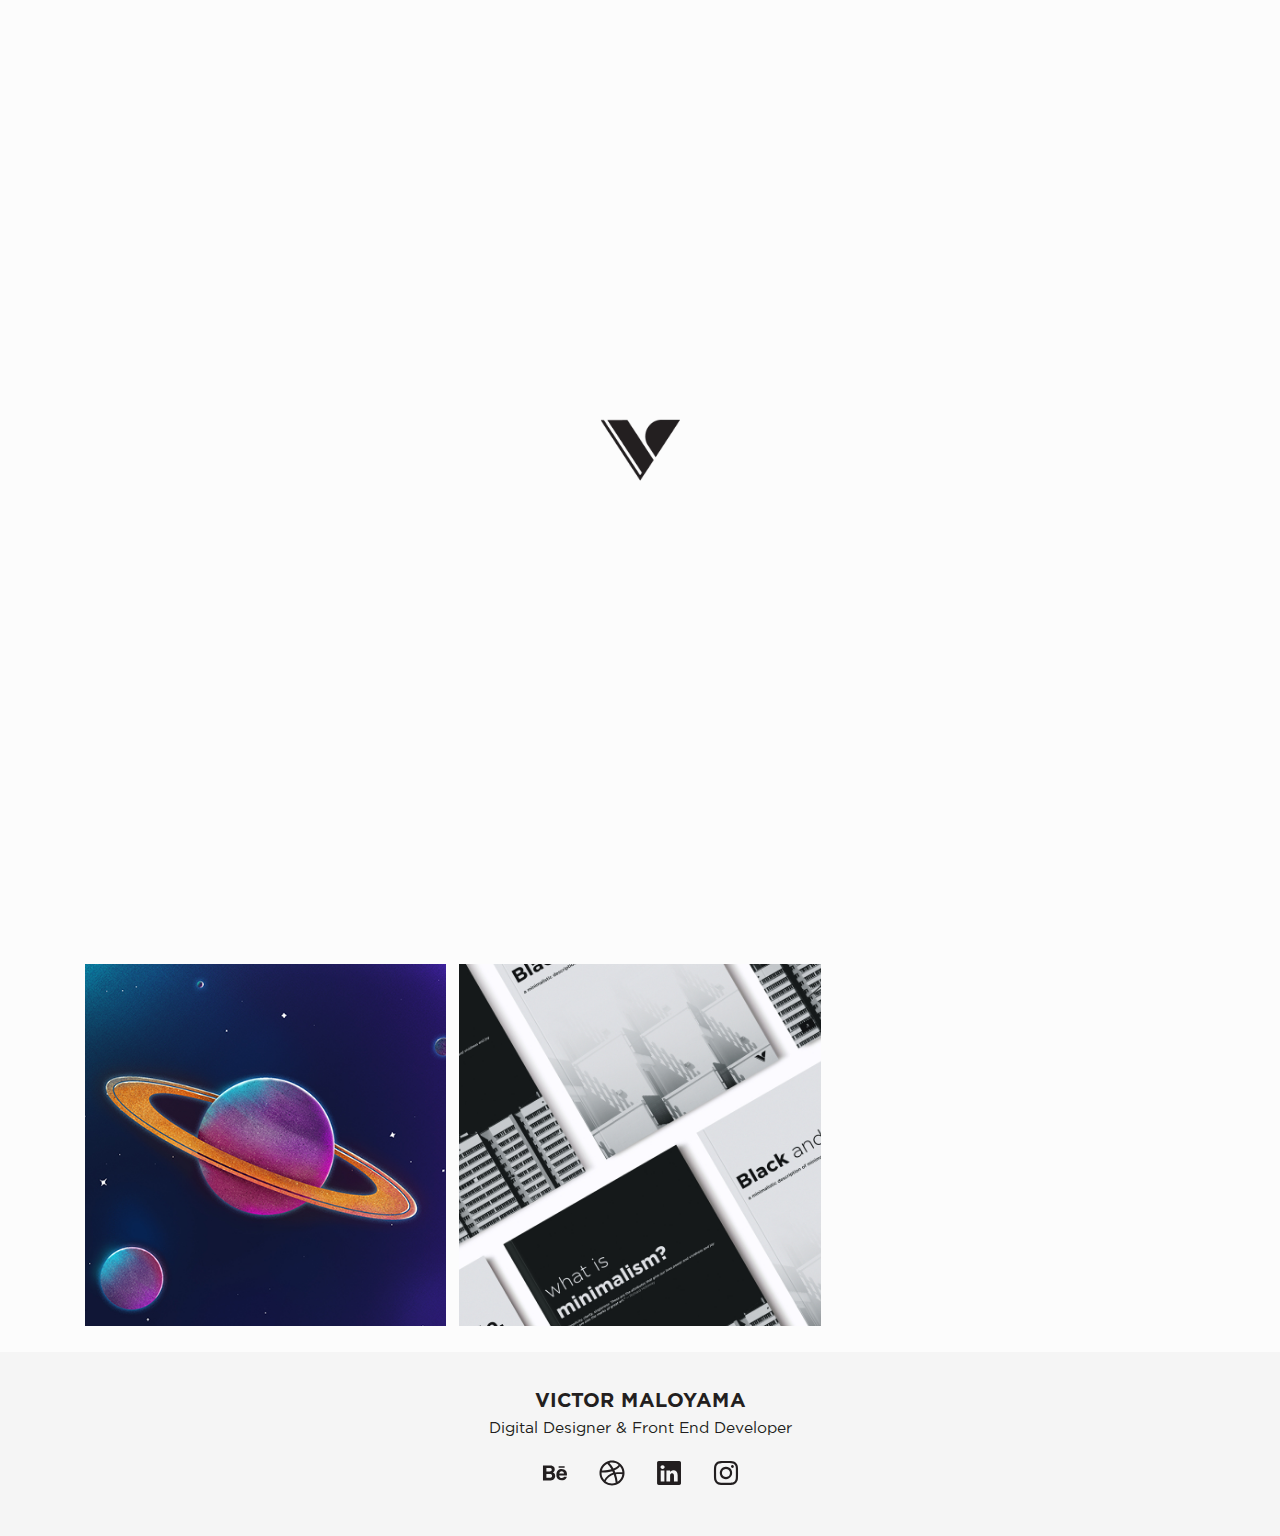
<file: index.html>
<!DOCTYPE html>
<html>
<head>
	<meta charset="UTF-8">
	<meta name="description" content="Free Web tutorials">
	<meta name="keywords" content="HTML,CSS,XML,JavaScript">
	<meta name="author" content="Victor Maloyama">
	<meta content="width=device-width,initial-scale=1.0,minimum-scale=1.0,shrink-to-fit=no" name="viewport">
	<meta content="address=no" name="format-detection">
	<link rel="icon" href="favicon.ico" type="image/x-icon">
	<title>Victor Maloyama's portfolio</title>
	<link rel="stylesheet" href="css/all.min.css">

</head>
<body>

	<div id="loadingWrap"><img src="images/loading.gif"></div>

	<div class="menu-div" id="menuDiv">
		<ul class="mobile-nav nav-move">
			<h1>Menu</h1>
			<li><a class="nav-text works-li">Works</a></li>
			<li><a href="about.html" class="nav-text">About</a></li>
			<li><a href="resume.html" class="nav-text">Résumé</a></li>
			<img src="images/cloud.svg" class="menu-cloud">
			<div class="icons-menu-div">
				<img src="images/vertical-logo.svg" alt="logo-victor-maloyama" class="logo-mobile-menu">
				<li><a href="https://www.behance.net/victormaloyama" target="_blank" class="gb-b gb-bh"></a></li>
				<li><a href="https://dribbble.com/victormaloyama" target="_blank" class="gb-b gb-dbl"></a></li>
				<li><a href="https://www.linkedin.com/in/victor-silva-maloyama/" target="_blank" class="gb-b gb-lnkdn"></a></li>
				<li><a href="https://www.instagram.com/victormaloyama/" target="_blank" class="gb-b gb-inst"></a></li>	
			</div>
		</ul>
	</div>

	<nav id="myNav" class="nav-move nav-index">
		<a href="index.html">
			<img src="images/logo.svg" alt="logo-victor-maloyama" id="logoNav">
		</a>
		<ul class="desktop-nav nav-move">
			<li><a class="nav-text works-li">Works</a></li>
			<li><a href="about.html" class="nav-text">About</a></li>
			<li><a href="resume.html" class="nav-text">Résumé</a></li>
			<li><a href="https://www.behance.net/victormaloyama" target="_blank" class="gb-b gb-bh"></a></li>
			<li><a href="https://dribbble.com/victormaloyama" target="_blank" class="gb-b gb-dbl"></a></li>
			<li><a href="https://www.linkedin.com/in/victor-silva-maloyama/" target="_blank" class="gb-b gb-lnkdn"></a></li>
			<li><a href="https://www.instagram.com/victormaloyama/" target="_blank" class="gb-b gb-inst"></a></li>
		</ul>

		<div class="toggle-menu">
			<span class="line line1"></span>
			<span class="line line2"></span>
			<span class="line line3"></span>
		</div>
	</nav>

	<div id="parallaxWrapper" class="parallax-wrapper">
		<div class="parallax-div parallax-first"></div>
		<div class="parallax-div parallax-second"></div>
		<div class="parallax-div parallax-third"></div>
		<div class="parallax-div parallax-fourth"></div>
		<div class="parallax-div parallax-fifth"></div>
	</div>

	<div class="mobile-wallpaper">
		<img src="images/mobile-wallpaper.jpg">
	</div>

	<div class="scroll-bottom-arrow">
		<img class="icon .icon-arrow icon-down-arrow" src="images/icons/arrow.svg" alt="icon-down-arrow">
	</div>

	<div class="container works-container">
	<div class="row">
			
			<div class="col s12 m6 l4 work-wrapper">
				<a href="works/space-illustrations/space-illustrations.html">
					<div class="work-overlay space-blue">
						<h2>Space Illustrations</h2>
						<p class="p-work">illustration</p>
						<img src="works/space-illustrations/saturn.jpg">
					</div>
				</a>
			</div>

			<div class="col s12 m6 l4 work-wrapper">
				<a href="works/black-and-white/black-and-white.html">
					<div class="work-overlay liszt-black">
						<h2>Black and White</h2>
						<p class="p-work">editorial design</p>
						<img src="works/black-and-white/thumbnail.jpg">
					</div>
				</a>
			</div>

	</div>
	</div>

	<footer>
		<h1>Victor Maloyama</h1>
		<h3>Digital Designer &amp; Front End Developer</h3>
		<a href="https://www.behance.net/victormaloyama" target="_blank" class="gb-b gb-bh"></a>
		<a href="https://dribbble.com/victormaloyama" target="_blank" class="gb-b gb-dbl"></a>
		<a href="https://www.linkedin.com/in/victor-silva-maloyama/" target="_blank" class="gb-b gb-lnkdn"></a>
		<a href="https://www.instagram.com/victormaloyama/" target="_blank" class="gb-b gb-inst"></a>
	</footer>
	<script src="js/all.min.js"></script>

</body>
</html>
</file>
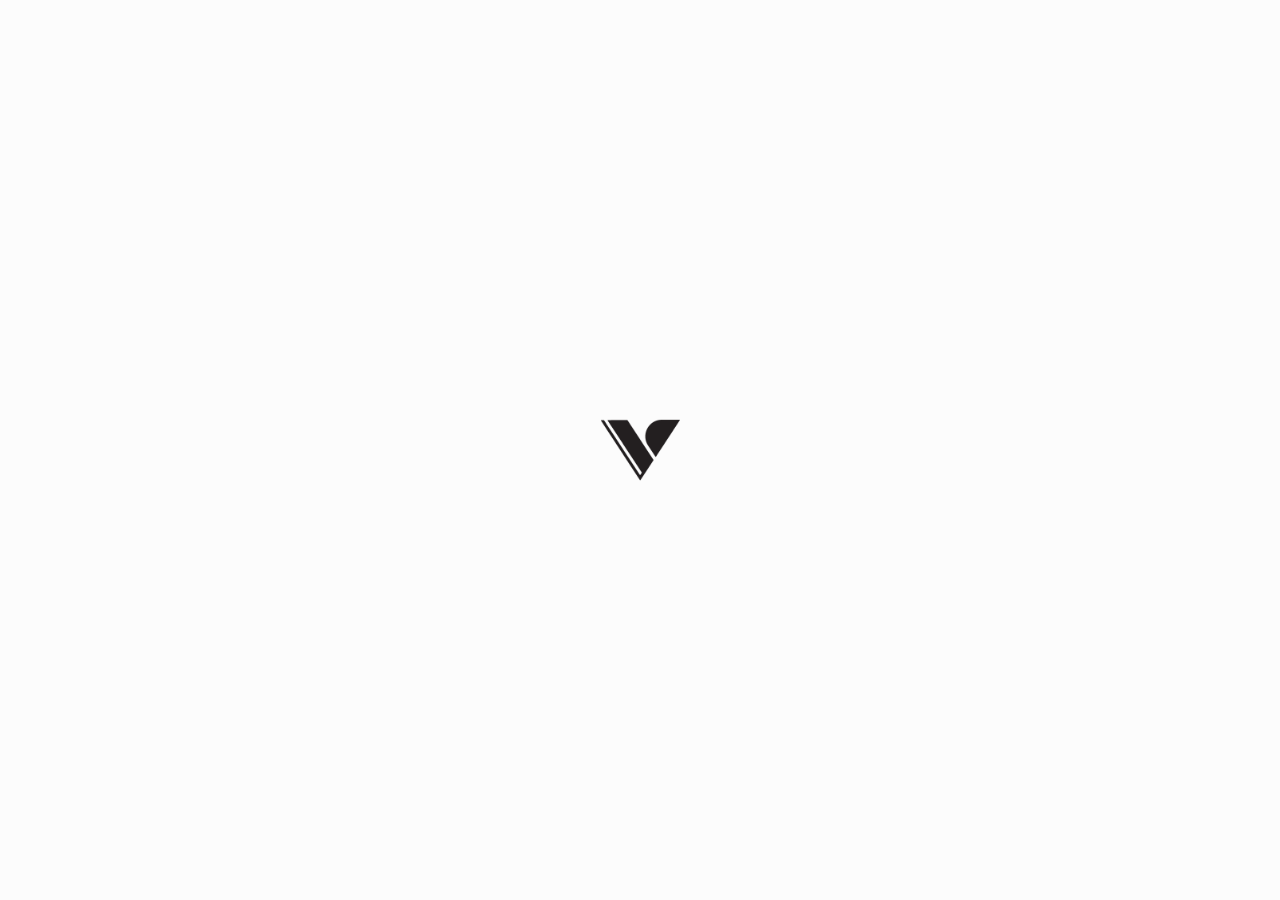
<file: about.html>
<!DOCTYPE html>
<html>
<head>
	<meta charset="UTF-8">
	<meta name="description" content="Free Web tutorials">
	<meta name="keywords" content="HTML,CSS,XML,JavaScript">
	<meta name="author" content="Victor Maloyama">
	<meta name="viewport" content="width=device-width, initial-scale=1.0">
	<link rel="icon" href="favicon.ico" type="image/x-icon">
	<title>Victor Maloyama's portfolio</title>
	<link rel="stylesheet" href="css/all.min.css">

</head>
<body>
	
	<div id="loadingWrap"><img src="images/loading.gif"></div>

	<div class="menu-div" id="menuDiv">
		<ul class="mobile-nav nav-move">
			<h1>Menu</h1>
			<li><a href="index.html">Works</a></li>
			<li><a href="#" class="nav-text">About</a></li>
			<li><a href="resume.html" class="nav-text">Résumé</a></li>
			<img src="images/cloud.svg" class="menu-cloud">
			<div class="icons-menu-div">
				<img src="images/vertical-logo.svg" alt="logo-victor-maloyama" class="logo-mobile-menu">
				<li><a href="https://www.behance.net/victormaloyama" target="_blank" class="gb-b gb-bh"></a></li>
				<li><a href="https://dribbble.com/victormaloyama" target="_blank" class="gb-b gb-dbl"></a></li>
				<li><a href="https://www.linkedin.com/in/victor-silva-maloyama/" target="_blank" class="gb-b gb-lnkdn"></a></li>
				<li><a href="https://www.instagram.com/victormaloyama/" target="_blank" class="gb-b gb-inst"></a></li>	
			</div>
		</ul>
	</div>

	<nav id="myNav" class="nav-move">
		<a href="index.html">
			<img src="images/logo.svg" alt="logo-victor-maloyama" id="logoNav">
		</a>
		<ul class="desktop-nav nav-move">
			<li><a href="index.html" class="nav-text">Works</a></li>
			<li><a href="#" class="nav-text">About</a></li>
			<li><a href="resume.html" class="nav-text">Résumé</a></li>
			<li><a href="https://www.behance.net/victormaloyama" target="_blank" class="gb-b gb-bh"></a></li>
			<li><a href="https://dribbble.com/victormaloyama" target="_blank" class="gb-b gb-dbl"></a></li>
			<li><a href="https://www.linkedin.com/in/victor-silva-maloyama/" target="_blank" class="gb-b gb-lnkdn"></a></li>
			<li><a href="https://www.instagram.com/victormaloyama/" target="_blank" class="gb-b gb-inst"></a></li>
		</ul>

		<div class="toggle-menu">
			<span class="line line1"></span>
			<span class="line line2"></span>
			<span class="line line3"></span>
		</div>
	</nav>

	<div class="container about-div">
		<div class="row">
			<div class="col s12">
				<h1>About</h1>
				<p>Victor "Maloyama" Silva is a Design student native of Sao Paulo state, Brazil. He started designing in 2014. His greatest inspirations are his parents, Dieter Rams, Jonathan Ivy, Alexandre Wollner and Hans Gugelot.</p>
				<img class="avatar" src="images/avatar-illustration.jpg">
				<h1>1999 - ???</h1>
			</div>
		</div>
	</div>
	<script src="js/all.min.js"></script>

</body>
</html>
</file>
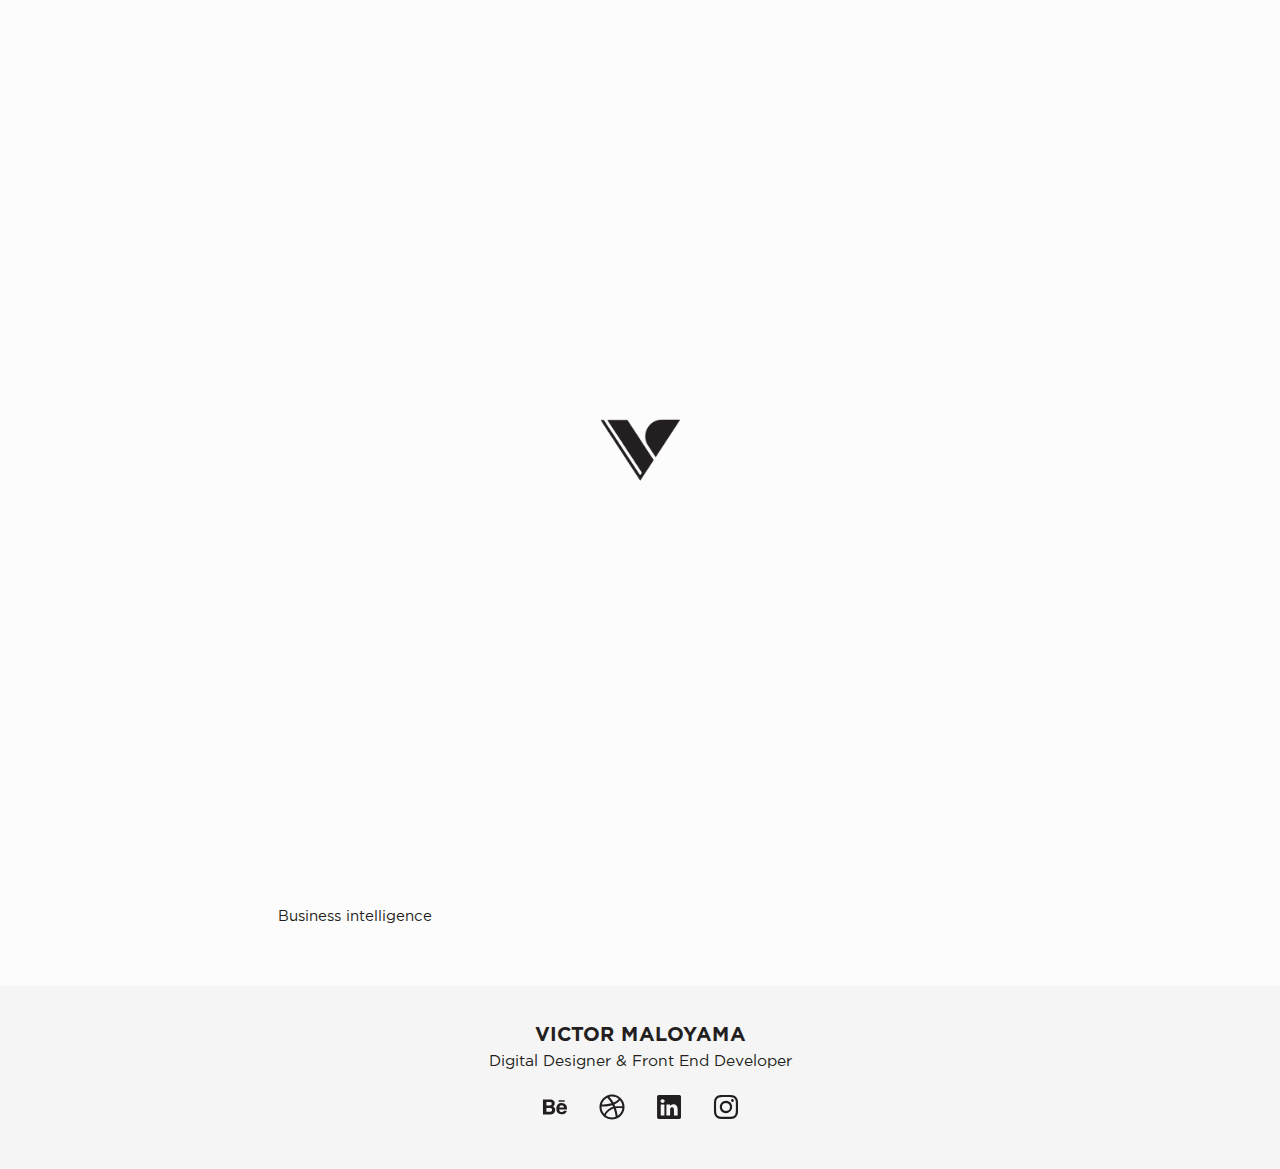
<file: resume.html>
<!DOCTYPE html>
<html>
<head>
	<meta charset="UTF-8">
	<meta name="description" content="Free Web tutorials">
	<meta name="keywords" content="HTML,CSS,XML,JavaScript">
	<meta name="author" content="Victor Maloyama">
	<meta name="viewport" content="width=device-width, initial-scale=1.0">
	<link rel="icon" href="favicon.ico" type="image/x-icon">
	<title>Victor Maloyama's portfolio</title>
	<link rel="stylesheet" href="css/all.min.css">

</head>
<body>
	
	<div id="loadingWrap"><img src="images/loading.gif"></div>

	<div class="menu-div" id="menuDiv">
		<ul class="mobile-nav nav-move">
			<h1>Menu</h1>
			<li><a href="index.html">Works</a></li>
			<li><a href="about.html" class="nav-text">About</a></li>
			<li><a href="#" class="nav-text">Résumé</a></li>
			<img src="images/cloud.svg" class="menu-cloud">
			<div class="icons-menu-div">
				<img src="images/vertical-logo.svg" alt="logo-victor-maloyama" class="logo-mobile-menu">
				<li><a href="https://www.behance.net/victormaloyama" target="_blank" class="gb-b gb-bh"></a></li>
				<li><a href="https://dribbble.com/victormaloyama" target="_blank" class="gb-b gb-dbl"></a></li>
				<li><a href="https://www.linkedin.com/in/victor-silva-maloyama/" target="_blank" class="gb-b gb-lnkdn"></a></li>
				<li><a href="https://www.instagram.com/victormaloyama/" target="_blank" class="gb-b gb-inst"></a></li>	
			</div>
		</ul>
	</div>

	<nav id="myNav" class="nav-move">
		<a href="index.html">
			<img src="images/logo.svg" alt="logo-victor-maloyama" id="logoNav">
		</a>
		<ul class="desktop-nav nav-move">
			<li><a href="index.html" class="nav-text">Works</a></li>
			<li><a href="about.html" class="nav-text">About</a></li>
			<li><a href="#" class="nav-text">Résumé</a></li>
			<li><a href="https://www.behance.net/victormaloyama" target="_blank" class="gb-b gb-bh"></a></li>
			<li><a href="https://dribbble.com/victormaloyama" target="_blank" class="gb-b gb-dbl"></a></li>
			<li><a href="https://www.linkedin.com/in/victor-silva-maloyama/" target="_blank" class="gb-b gb-lnkdn"></a></li>
			<li><a href="https://www.instagram.com/victormaloyama/" target="_blank" class="gb-b gb-inst"></a></li>
		</ul>

		<div class="toggle-menu">
			<span class="line line1"></span>
			<span class="line line2"></span>
			<span class="line line3"></span>
		</div>
	</nav>

	<div class="container resume-div">
		<div class="row">
			<div class="col s12 m6 offset-m2 l6 offset-l1">
				<h1>Victor Silva Maloyama</h1>
				<p>
					<b>Birth date:</b> 07/21/1999 <br>
					<b>Email:</b> victor.maloyama@gmail.com <br>
					<b>Phone:</b> (11)94663-4555 <br>
					Sao Paulo - SP, Brazil.
				</p>
			</div>
			<div class="resume-info col s12 m6 offset-m2 l6 offset-l1">
				<h2>Education</h2>
				<span class="title-underline"></span>
				<p>
					01/2017 - Current <br>
					<b>Anhembi Morumbi University</b> <br>
					Morumbi - SP <br>
					Digital Design
				</p>
				<p>
					01/2014 - 12/2016 <br>
					<b>Anchieta High School</b> <br>
					Sao Bernardo do Campo - SP <br>
					Information Technology
				</p>
				<p>
					01/2014 - Current <br>
					<b>Cultural Norte Americano (CNA)</b> <br>
					Sao Bernardo do Campo - SP <br>
					English Course
				</p>
				
				<h2>Languages</h2>
				<span class="title-underline"></span>
				<p>
					<b>Brazilian Portuguese |</b> Native<br>
					<b>English |</b> Medium<br>
				</p>

				<!--<h2>Experience</h2>
				<span class="title-underline"></span>
				<p>
					<b>KM Cursos Técnicos</b><br>
					08/2017 - 02/2018 <br>
					<b>Produtor de conteúdo digital</b> <br>
					- Produção de imagens para mídias sociais. <br>
					- Edição de vídeo aulas e vinhetas. <br>
					- Criação de certificados. <br>
					- Desenvolvimento de infográficos. <br>
				</p> -->

				<h2>Other fields</h2>
				<span class="title-underline"></span>
				<p>
					User Experience(UX) <br>
					User Interface <br>
					Design Thinking <br>
					Business intelligence <br>
				</p>
			</div>
		</div>
		
	</div>

	<footer>
		<h1>Victor Maloyama</h1>
		<h3>Digital Designer &amp; Front End Developer</h3>
		<a href="https://www.behance.net/victormaloyama" target="_blank" class="gb-b gb-bh"></a>
		<a href="https://dribbble.com/victormaloyama" target="_blank" class="gb-b gb-dbl"></a>
		<a href="https://www.linkedin.com/in/victor-silva-maloyama/" target="_blank" class="gb-b gb-lnkdn"></a>
		<a href="https://www.instagram.com/victormaloyama/" target="_blank" class="gb-b gb-inst"></a>
	</footer>

	<script src="js/all.min.js"></script>

</body>
</html>
</file>
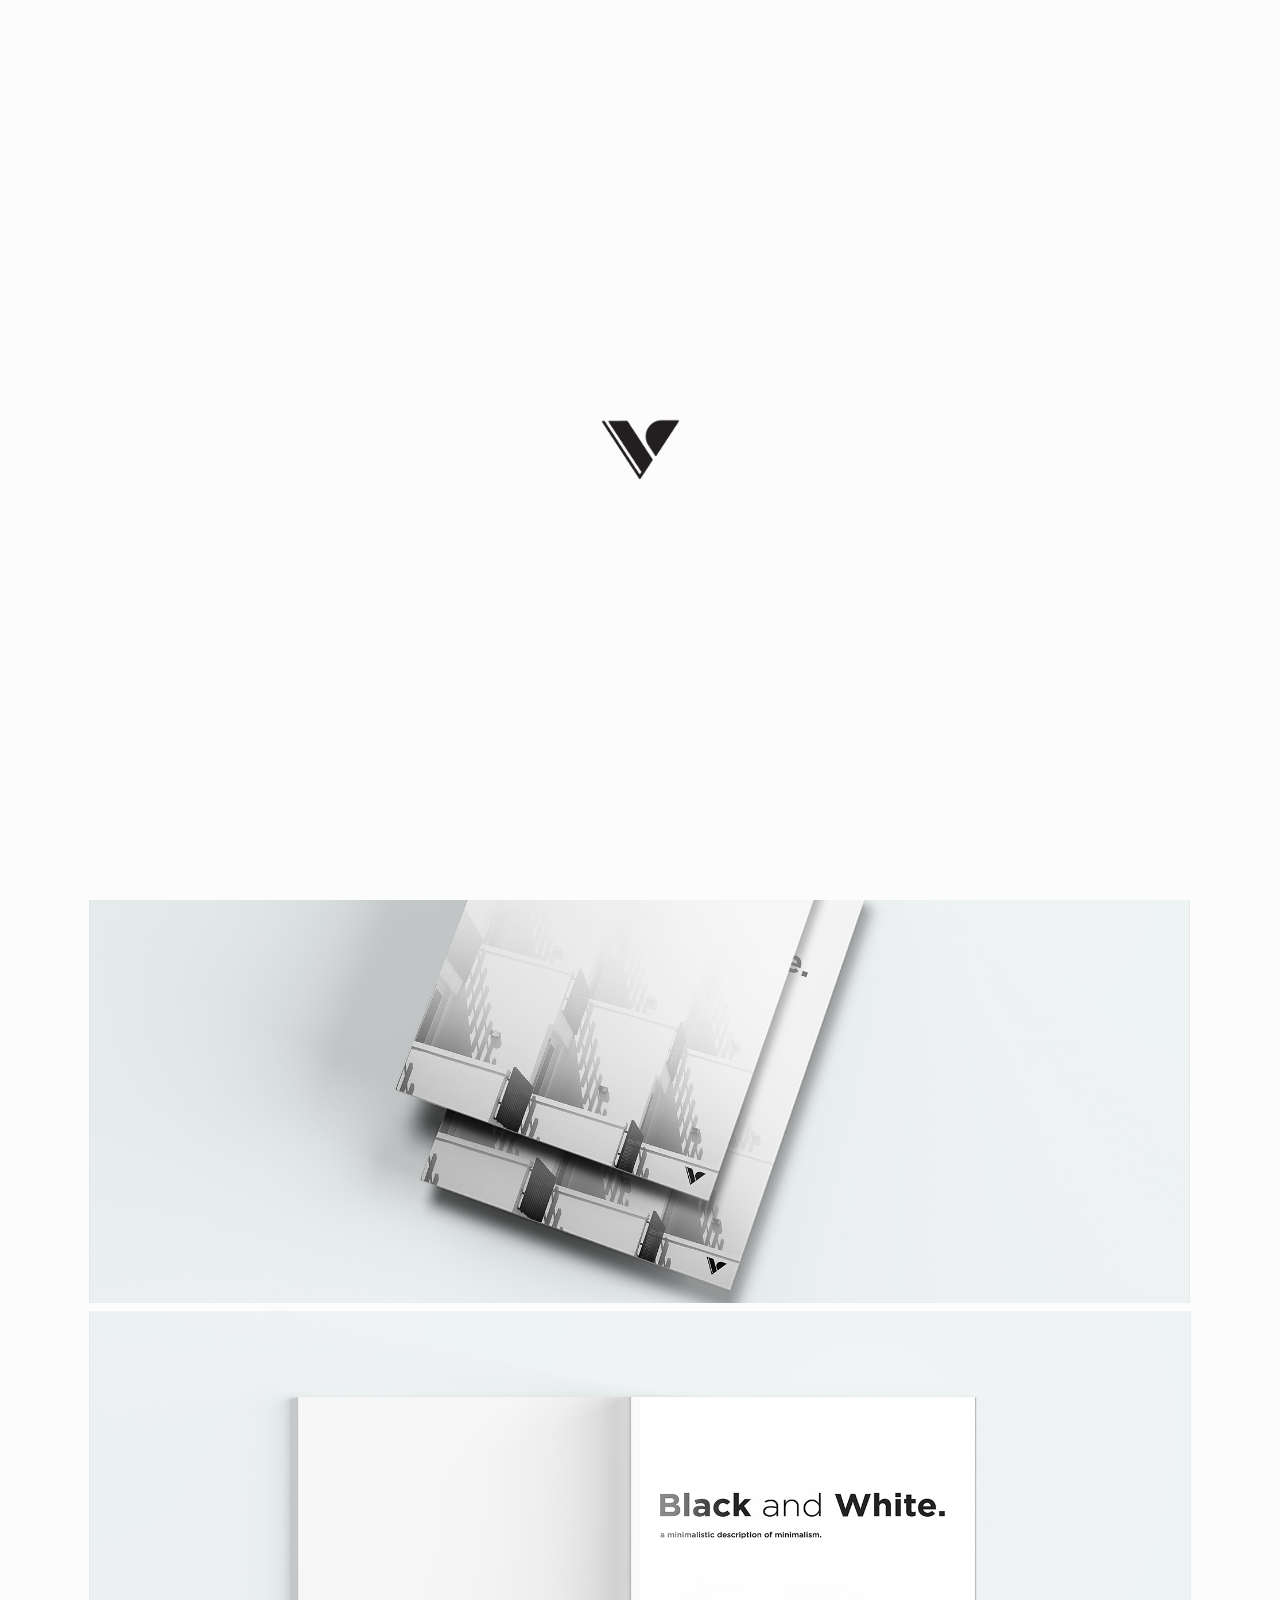
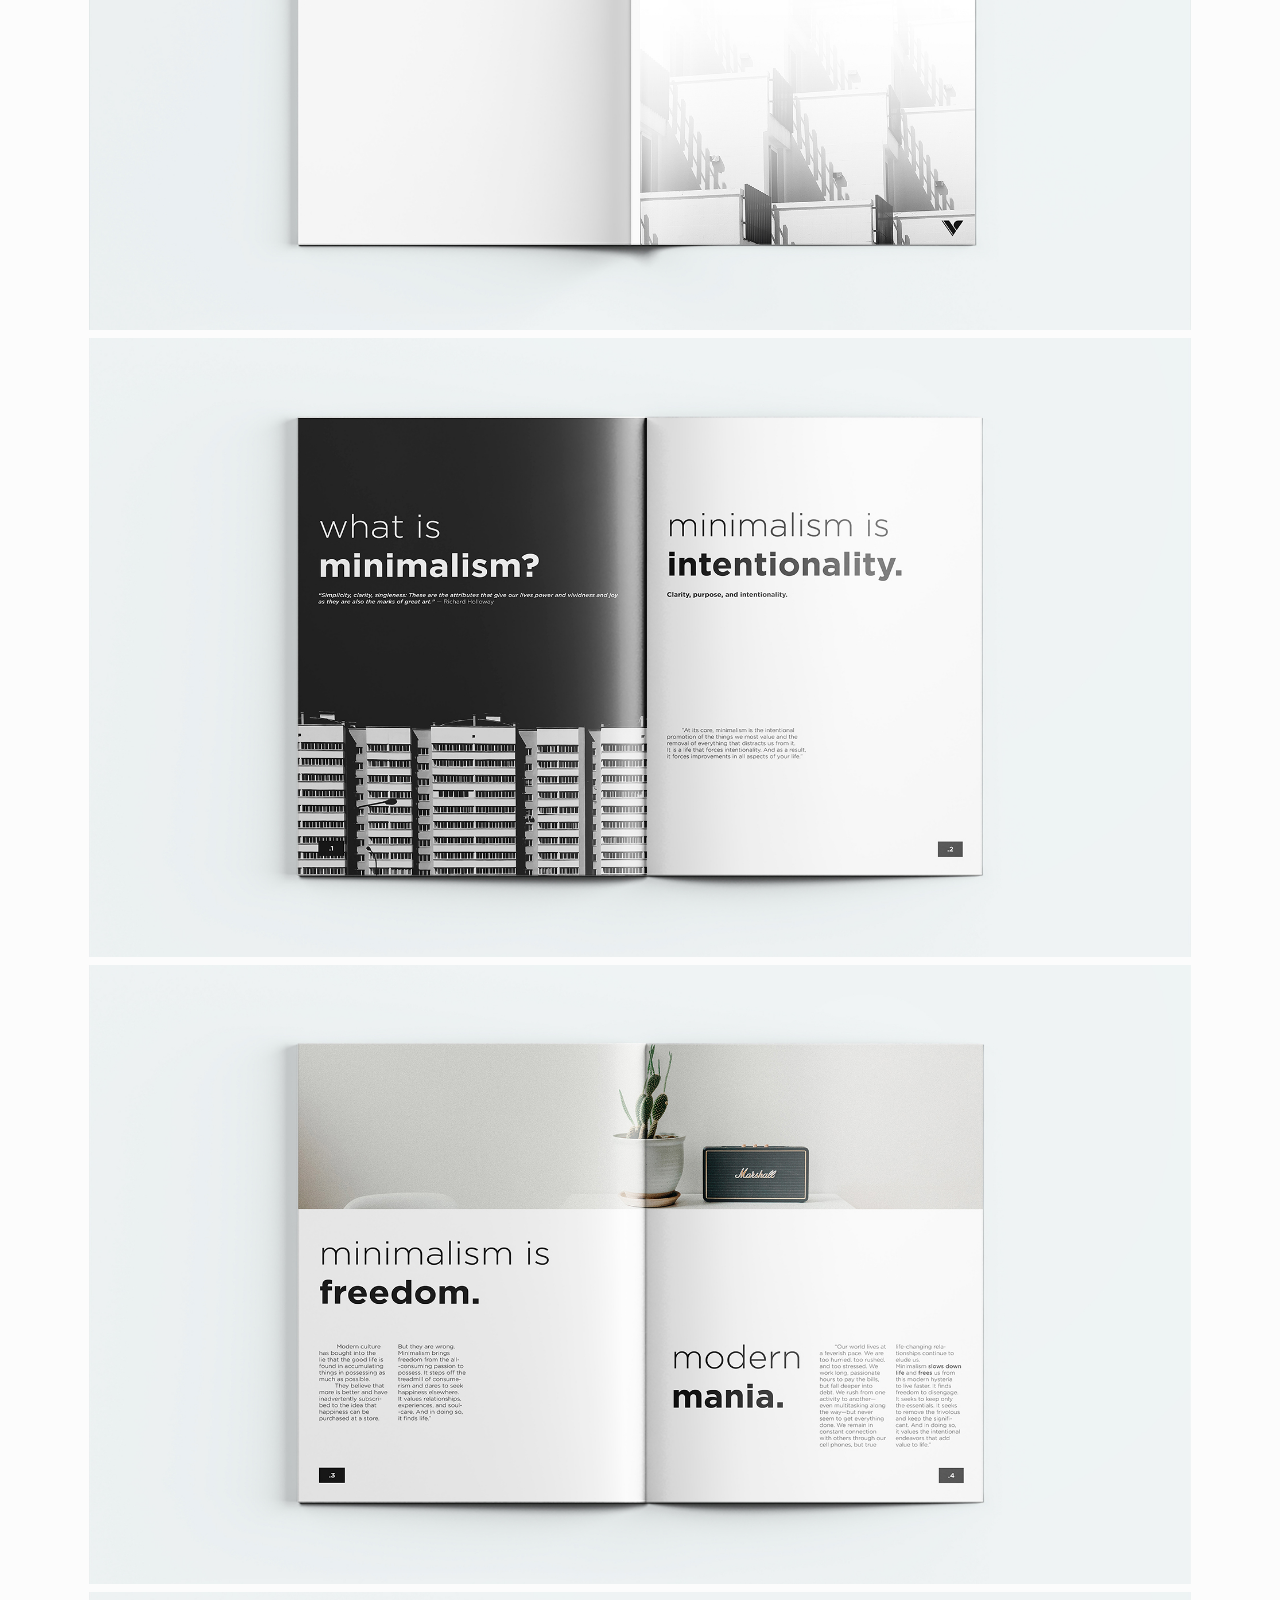
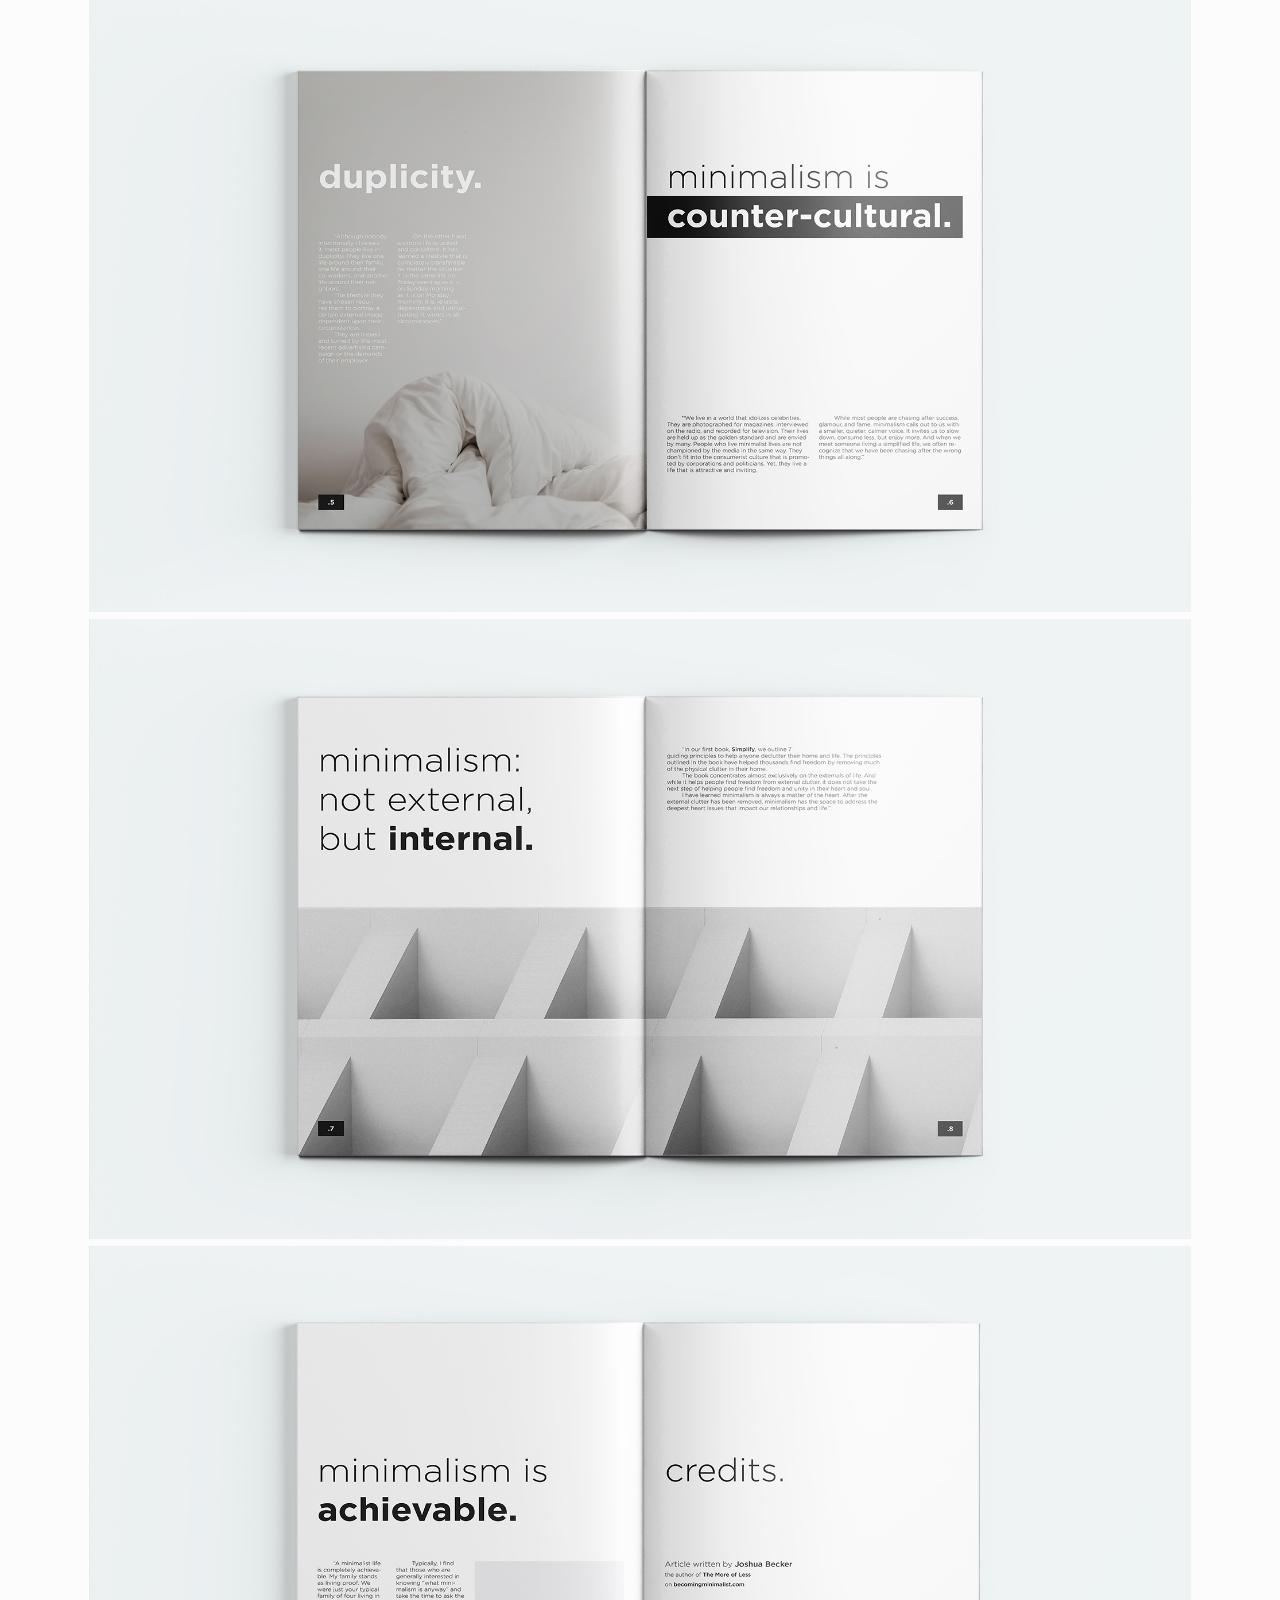
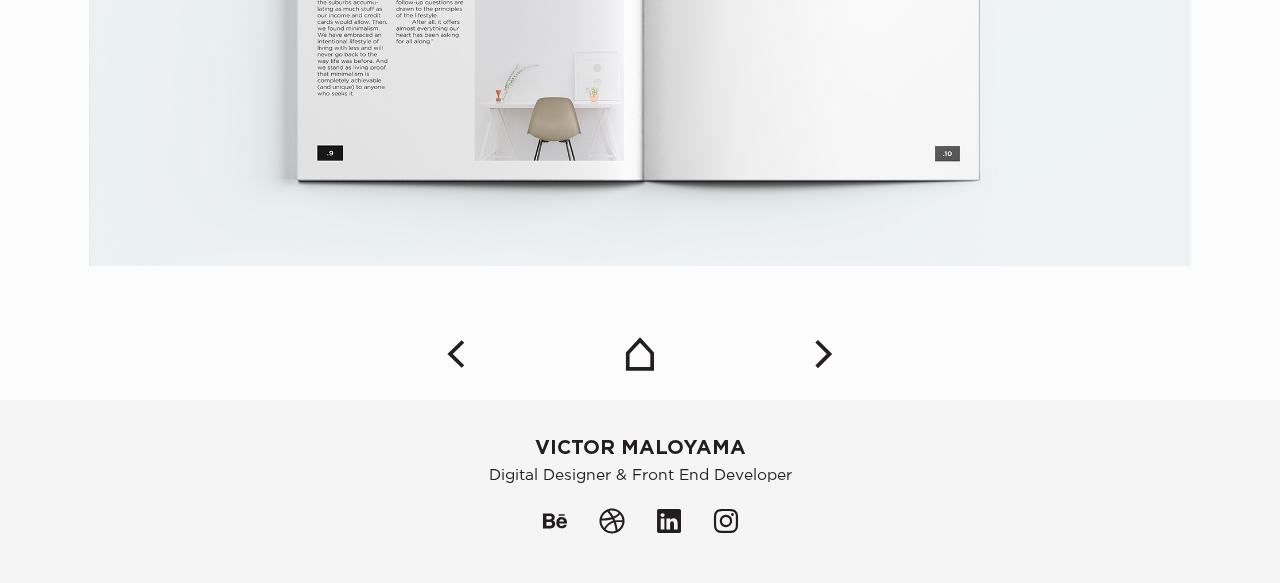
<file: works/black-and-white/black-and-white.html>
<!DOCTYPE html> 
<html> 
<head>     
	<meta charset="UTF-8">     
	<meta name="description" content="Free Web tutorials">     
	<meta name="keywords" content="HTML,CSS,XML,JavaScript">     
	<meta name="author" content="Victor Maloyama">
	<meta name="viewport" content="width=device-width, initial-scale=1.0">
	<link rel="icon" href="../../favicon.ico" type="image/x-icon">
	<title>Black and White</title>
	<link rel="stylesheet" href="../../css/all.min.css">


</head>
<body>
	<div id="loadingWrap"><img src="../../images/loading.gif"></div>

	<div class="menu-div" id="menuDiv">
		<ul class="mobile-nav nav-move">
			<h1>Menu</h1>
			<li><a href="../../index.html" class="nav-text">Works</a></li>
			<li><a href="../../about.html" class="nav-text">About</a></li>
			<li><a href="../../resume.html" class="nav-text">Résumé</a></li>
			<img src="../../images/cloud.svg" class="menu-cloud">
			<div class="icons-menu-div">
				<img src="../../images/vertical-logo.svg" alt="logo-victor-maloyama" class="logo-mobile-menu">
				<li><a href="https://www.behance.net/victormaloyama" target="_blank" class="gb-b gb-bh"></a></li>
				<li><a href="https://dribbble.com/victormaloyama" target="_blank" class="gb-b gb-dbl"></a></li>
				<li><a href="https://www.linkedin.com/in/victor-silva-maloyama/" target="_blank" class="gb-b gb-lnkdn"></a></li>
				<li><a href="https://www.instagram.com/victormaloyama/" target="_blank" class="gb-b gb-inst"></a></li>	
			</div>
		</ul>
	</div>

	<nav id="myNav" class="nav-move">
		<a href="../../index.html">
			<img src="../../images/logo.svg" alt="logo-victor-maloyama" id="logoNav" />
		</a>
		<ul class="desktop-nav nav-move">
			<li><a href="../../index.html" class="nav-text">Works</a></li>
			<li><a href="../../about.html" class="nav-text">About</a></li>
			<li><a href="../../resume.html" class="nav-text">Résumé</a></li>
			<li><a href="https://www.behance.net/victormaloyama" target="_blank" class="gb-b gb-bh"></a></li>
			<li><a href="https://dribbble.com/victormaloyama" target="_blank" class="gb-b gb-dbl"></a></li>
			<li><a href="https://www.linkedin.com/in/victor-silva-maloyama/" target="_blank" class="gb-b gb-lnkdn"></a></li>
			<li><a href="https://www.instagram.com/victormaloyama/" target="_blank" class="gb-b gb-inst"></a></li>
		</ul>

		<div class="toggle-menu">
			<span class="line line1"></span>
			<span class="line line2"></span>
			<span class="line line3"></span>
		</div>
	</nav>
	
	<!-- desktop -->
	<div class="parallax-container">
		<div class="parallax"><img src="parallax-cover.jpg"></div>
	</div class="parallax-container">

	<!-- mobile -->
	<div class="work-cover-mobile" style="background: url(thumbnail.jpg);">
	</div>
	<div class="work-desc">
		<h1>Black and White</h1>
		<h2>A magazine layout based on an essay from Joshua Becker.<br> Writer of The More of Less.
		<hr>
		<p>Editorial Design</p>
	</div>

	<div class="container works-container">
		<div class="row">
			<div class="col s12 victor-gallery">
				<figure>
					<a href="black-and-white-01.jpg" itemprop="contentUrl" data-size="1920x1080">
						<img src="black-and-white-01.jpg" itemprop="thumbnail" alt="Image description" />
					</a>
				</figure>
				<figure>
					<a href="black-and-white-02.jpg" itemprop="contentUrl" data-size="1920x1080">
						<img src="black-and-white-02.jpg" itemprop="thumbnail" alt="Image description" />
					</a>
				</figure>

				<figure>
					<a href="black-and-white-03.jpg" itemprop="contentUrl" data-size="1920x1080">
						<img src="black-and-white-03.jpg" itemprop="thumbnail" alt="Image description" />
					</a>
				</figure>

				<figure>
					<a href="black-and-white-04.jpg" itemprop="contentUrl" data-size="1920x1080">
						<img src="black-and-white-04.jpg" itemprop="thumbnail" alt="Image description" />
					</a>
				</figure>

				<figure>
					<a href="black-and-white-05.jpg" itemprop="contentUrl" data-size="1920x1080">
						<img src="black-and-white-05.jpg" itemprop="thumbnail" alt="Image description" />
					</a>
				</figure>

				<figure>
					<a href="black-and-white-06.jpg" itemprop="contentUrl" data-size="1920x1080">
						<img src="black-and-white-06.jpg" itemprop="thumbnail" alt="Image description" />
					</a>
				</figure>

				<figure>
					<a href="black-and-white-07.jpg" itemprop="contentUrl" data-size="1920x1080">
						<img src="black-and-white-07.jpg" itemprop="thumbnail" alt="Image description" />
					</a>
				</figure>

			</div>
			<div class="col s12 controls-div">
				<div class="col s4 m2 offset-m3">
					<a href="../space-illustrations/space-illustrations.html">
						<img class="icon .icon-arrow icon-left-arrow" src="../../images/icons/arrow.svg" alt="icon-down-arrow">
					</a>
				</div>
				<div class="col s4 m2">
					<a href="../../index.html">
						<img class="icon icon-home" src="../../images/icons/home-icon.svg" alt="icon-down-arrow">
					</a>
				</div>
				<div class="col s4 m2">
					<img class="icon .icon-arrow icon-right-arrow" src="../../images/icons/arrow.svg" alt="icon-down-arrow">
				</div>
			</div>	
		</div>
	</div>

	<footer>
		<h1>VICTOR MALOYAMA</h1>
		<h3>Digital Designer &amp; Front End Developer</h3>
		<a href="https://www.behance.net/victormaloyama" target="_blank" class="gb-b gb-bh"></a>
		<a href="https://dribbble.com/victormaloyama" target="_blank" class="gb-b gb-dbl"></a>
		<a href="https://www.linkedin.com/in/victor-silva-maloyama/" target="_blank" class="gb-b gb-lnkdn"></a>
		<a href="https://www.instagram.com/victormaloyama/" target="_blank" class="gb-b gb-inst"></a>
	</footer>

	<div class="pswp" tabindex="-1" role="dialog" aria-hidden="true">
		<div class="pswp__bg"></div>
			<div class="pswp__scroll-wrap">
				<div class="pswp__container">
					<div class="pswp__item"></div>
					<div class="pswp__item"></div>
					<div class="pswp__item"></div>
				</div>
				<div class="pswp__ui pswp__ui--hidden" style="display: none;">
					<div class="pswp__top-bar">
						<div class="pswp__counter"></div>
						<button class="pswp__button pswp__button--close" title="Close (Esc)"></button>
						<button class="pswp__button pswp__button--share" title="Share"></button>
						<button class="pswp__button pswp__button--fs" title="Toggle fullscreen"></button>
						<button class="pswp__button pswp__button--zoom" title="Zoom in/out"></button>
						<div class="pswp__preloader">
							<div class="pswp__preloader__icn">
								<div class="pswp__preloader__cut">
									<div class="pswp__preloader__donut"></div>
								</div>
							</div>
				        </div>
					</div>
					<div class="pswp__share-modal pswp__share-modal--hidden pswp__single-tap">
						<div class="pswp__share-tooltip"></div> 
					</div>
					<button class="pswp__button pswp__button--arrow--left" title="Previous (arrow left)"></button>
					<button class="pswp__button pswp__button--arrow--right" title="Next (arrow right)"></button>
					<div class="pswp__caption">
						<div class="pswp__caption__center"></div>
					</div>
				</div>
			</div>
		</div>
	<script src="../../js/all.min.js"></script>

</body>
</html>
</file>
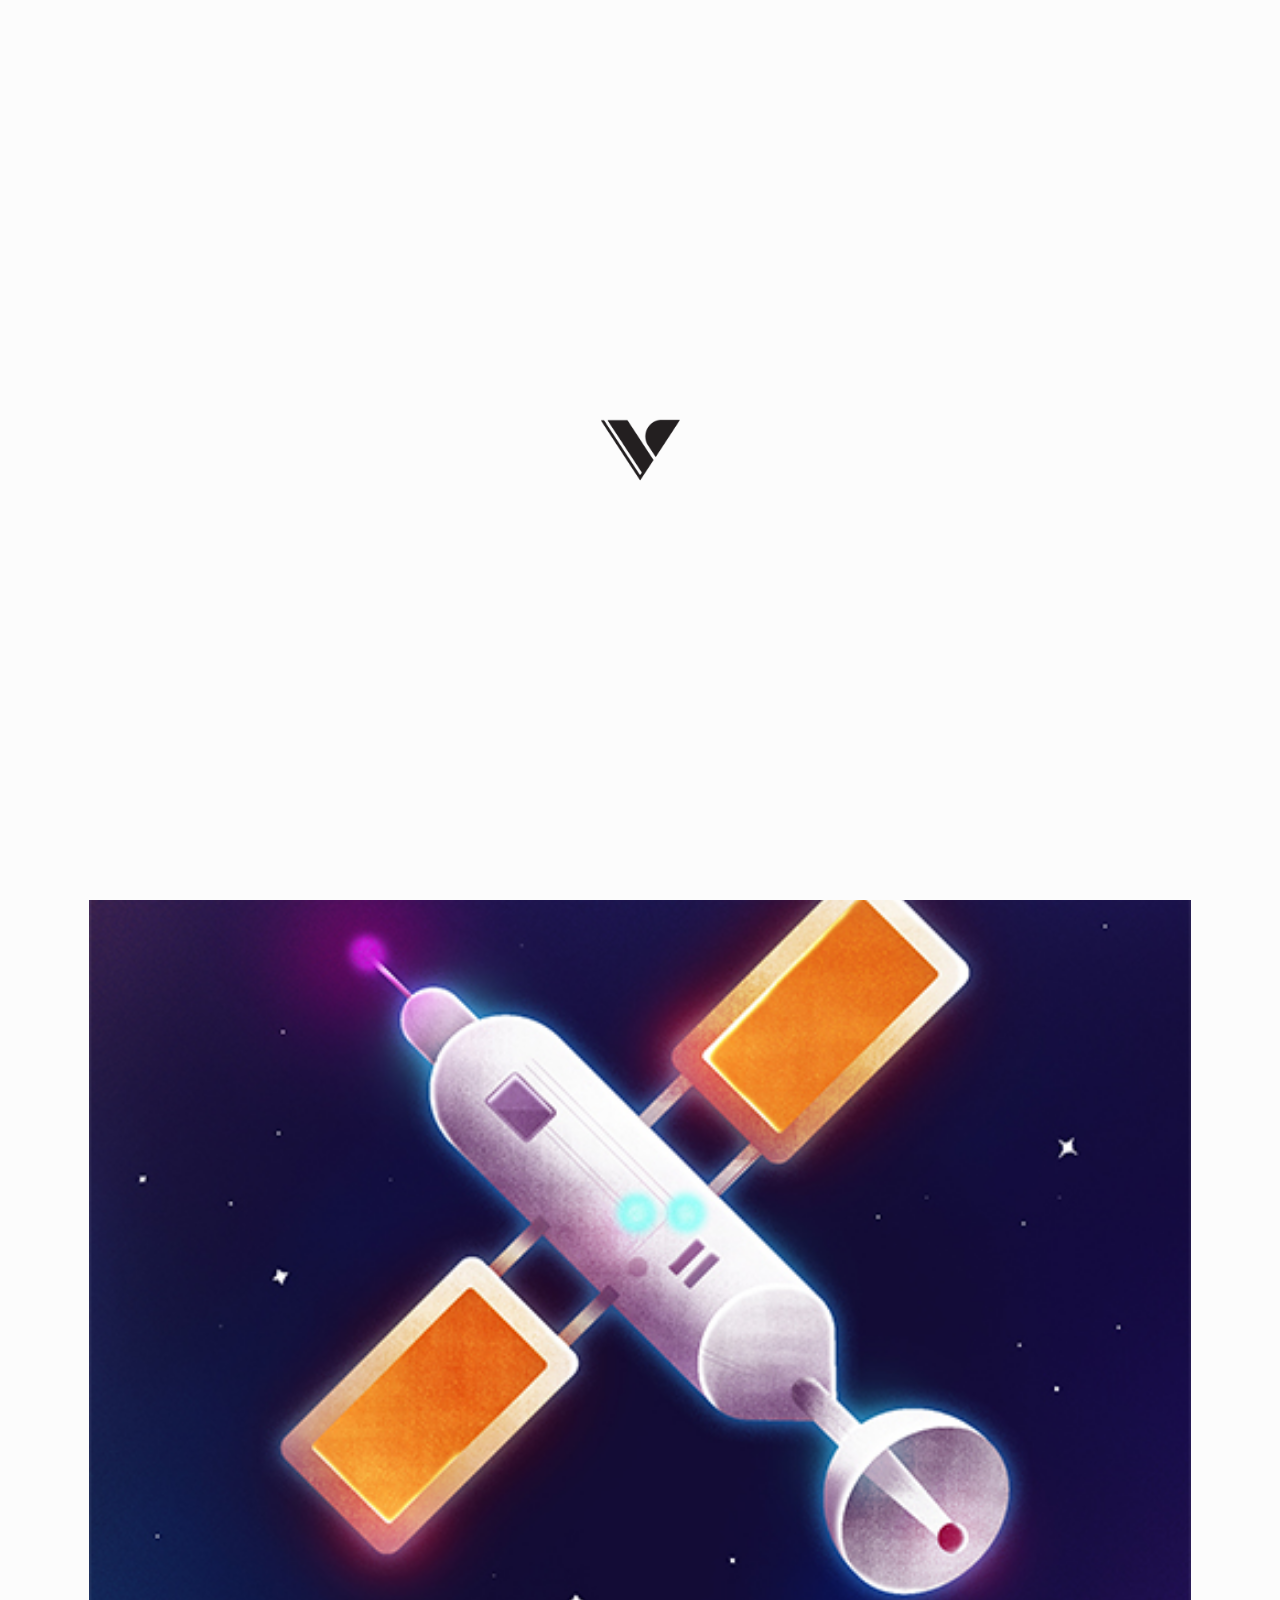
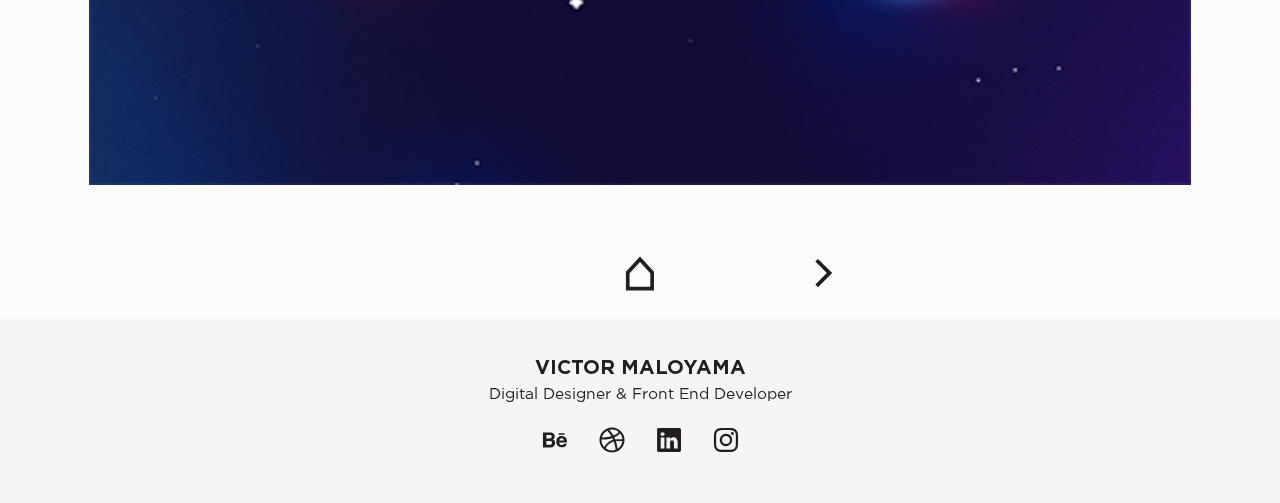
<file: works/space-illustrations/space-illustrations.html>
<!DOCTYPE html> 
<html> 
<head>     
	<meta charset="UTF-8">     
	<meta name="description" content="Free Web tutorials">     
	<meta name="keywords" content="HTML,CSS,XML,JavaScript">     
	<meta name="author" content="Victor Maloyama">
	<meta name="viewport" content="width=device-width, initial-scale=1.0">
	<link rel="icon" href="../../favicon.ico" type="image/x-icon">
	<title>Space Illustrations</title>
	<link rel="stylesheet" href="../../css/all.min.css">

</head>
<body>
	<div id="loadingWrap"><img src="../../images/loading.gif"></div>

	<div class="menu-div" id="menuDiv">
		<ul class="mobile-nav nav-move">
			<h1>Menu</h1>
			<li><a href="../../index.html" class="nav-text">Works</a></li>
			<li><a href="../../about.html" class="nav-text">About</a></li>
			<li><a href="../../resume.html" class="nav-text">Résumé</a></li>
			<img src="../../images/cloud.svg" class="menu-cloud">
			<div class="icons-menu-div">
				<img src="../../images/vertical-logo.svg" alt="logo-victor-maloyama" class="logo-mobile-menu">
				<li><a href="https://www.behance.net/victormaloyama" target="_blank" class="gb-b gb-bh"></a></li>
				<li><a href="https://dribbble.com/victormaloyama" target="_blank" class="gb-b gb-dbl"></a></li>
				<li><a href="https://www.linkedin.com/in/victor-silva-maloyama/" target="_blank" class="gb-b gb-lnkdn"></a></li>
				<li><a href="https://www.instagram.com/victormaloyama/" target="_blank" class="gb-b gb-inst"></a></li>	
			</div>
		</ul>
	</div>

	<nav id="myNav" class="nav-move">
		<a href="../../index.html">
			<img src="../../images/logo.svg" alt="logo-victor-maloyama" id="logoNav" />
		</a>
		<ul class="desktop-nav nav-move">
			<li><a href="../../index.html" class="nav-text">Works</a></li>
			<li><a href="../../about.html" class="nav-text">About</a></li>
			<li><a href="../../pages/resume.html" class="nav-text">Résumé</a></li>
			<li><a href="https://www.behance.net/victormaloyama" target="_blank" class="gb-b gb-bh"></a></li>
			<li><a href="https://dribbble.com/victormaloyama" target="_blank" class="gb-b gb-dbl"></a></li>
			<li><a href="https://www.linkedin.com/in/victor-silva-maloyama/" target="_blank" class="gb-b gb-lnkdn"></a></li>
			<li><a href="https://www.instagram.com/victormaloyama/" target="_blank" class="gb-b gb-inst"></a></li>
		</ul>

		<div class="toggle-menu">
			<span class="line line1"></span>
			<span class="line line2"></span>
			<span class="line line3"></span>
		</div>
	</nav>
	
	<!-- desktop -->
	<div class="parallax-container">
		<div class="parallax"><img src="saturn.jpg"></div>
	</div class="parallax-container">

	<!-- mobile -->
	<div class="work-cover-mobile" style="background: url(saturn.jpg);">
	</div>
	<div class="work-desc">
		<h1>Space Illustrations</h1>
		<hr>
		<p>Illustrations</p>
	</div>

	<div class="container works-container">
		<div class="row">
			<div class="col s12 victor-gallery">
				<figure>
					<a href="satellite.jpg" itemprop="contentUrl" data-size="1080x1080">
						<img src="satellite.jpg" itemprop="thumbnail" alt="Image description" />
					</a>
				</figure>
			</div>
			<div class="col s12 controls-div">
				<div class="col s4 m2 offset-m3">
				</div>
				<div class="col s4 m2">
					<a href="../../index.html">
						<img class="icon icon-home" src="../../images/icons/home-icon.svg" alt="icon-down-arrow">
					</a>
				</div>
				<div class="col s4 m2">
					<a href="../black-and-white/black-and-white.html">
						<img class="icon .icon-arrow icon-right-arrow" src="../../images/icons/arrow.svg" alt="icon-down-arrow">
					</a>
				</div>
			</div>
		</div>
	</div>

	<footer>
		<h1>VICTOR MALOYAMA</h1>
		<h3>Digital Designer &amp; Front End Developer</h3>
		<a href="https://www.behance.net/victormaloyama" target="_blank" class="gb-b gb-bh"></a>
		<a href="https://dribbble.com/victormaloyama" target="_blank" class="gb-b gb-dbl"></a>
		<a href="https://www.linkedin.com/in/victor-silva-maloyama/" target="_blank" class="gb-b gb-lnkdn"></a>
		<a href="https://www.instagram.com/victormaloyama/" target="_blank" class="gb-b gb-inst"></a>
	</footer>

	<div class="pswp" tabindex="-1" role="dialog" aria-hidden="true">
		<div class="pswp__bg"></div>
			<div class="pswp__scroll-wrap">
				<div class="pswp__container">
					<div class="pswp__item"></div>
					<div class="pswp__item"></div>
					<div class="pswp__item"></div>
				</div>
				<div class="pswp__ui pswp__ui--hidden" style="display: none;">
					<div class="pswp__top-bar">
						<div class="pswp__counter"></div>
						<button class="pswp__button pswp__button--close" title="Close (Esc)"></button>
						<button class="pswp__button pswp__button--share" title="Share"></button>
						<button class="pswp__button pswp__button--fs" title="Toggle fullscreen"></button>
						<button class="pswp__button pswp__button--zoom" title="Zoom in/out"></button>
						<div class="pswp__preloader">
							<div class="pswp__preloader__icn">
								<div class="pswp__preloader__cut">
									<div class="pswp__preloader__donut"></div>
								</div>
							</div>
				        </div>
					</div>
					<div class="pswp__share-modal pswp__share-modal--hidden pswp__single-tap">
						<div class="pswp__share-tooltip"></div> 
					</div>
					<button class="pswp__button pswp__button--arrow--left" title="Previous (arrow left)"></button>
					<button class="pswp__button pswp__button--arrow--right" title="Next (arrow right)"></button>
					<div class="pswp__caption">
						<div class="pswp__caption__center"></div>
					</div>
				</div>
			</div>
		</div>
	<script src="../../js/all.min.js"></script>

</body>
</html>
</file>
<file: css/all.min.css>
.pswp__share-tooltip a,.pswp__share-tooltip a:hover{color:#000;text-decoration:none}.pswp--touch .pswp__button--arrow--left,.pswp--touch .pswp__button--arrow--right,.pswp__caption--fake{visibility:hidden}progress,sub,sup{vertical-align:baseline}#myNav ul,ul:not(.browser-default)>li{list-style-type:none}.tabs .tab a,.truncate{text-overflow:ellipsis}.material-icons,html{text-rendering:optimizeLegibility}.pswp,html{-webkit-text-size-adjust:100%}.btn,.btn-flat,.btn-large,.btn-small,.collapsible-header,.pswp__container,.pswp__img,.switch,.switch *,.waves-effect,a{-webkit-tap-highlight-color:transparent}.clear-fix,.clearfix,.row:after{clear:both}.pswp__button{position:relative;cursor:pointer;overflow:visible;-webkit-appearance:none;display:block;border:0;padding:0;margin:0;float:right;opacity:.75;-webkit-transition:opacity .2s;transition:opacity .2s;-webkit-box-shadow:none;box-shadow:none}.pswp__button:focus,.pswp__button:hover{opacity:1}.pswp__button:active{outline:0;opacity:.9}.pswp__button::-moz-focus-inner{padding:0;border:0}.pswp__ui--over-close .pswp__button--close{opacity:1}.pswp__button,.pswp__button--arrow--left:before,.pswp__button--arrow--right:before{background:url(default-skin.png) no-repeat;background-size:264px 88px;width:44px;height:44px}@media(-webkit-min-device-pixel-ratio:1.1),(-webkit-min-device-pixel-ratio:1.09375),(min-resolution:105dpi),(min-resolution:1.1dppx){.pswp--svg .pswp__button,.pswp--svg .pswp__button--arrow--left:before,.pswp--svg .pswp__button--arrow--right:before{background-image:url(default-skin.svg)}.pswp--svg .pswp__button--arrow--left,.pswp--svg .pswp__button--arrow--right{background:0}}.pswp__button--close{background-position:0 -44px}.pswp__button--share{background-position:-44px -44px}.pswp__button--fs{display:none}.pswp--supports-fs .pswp__button--fs{display:block}.pswp--fs .pswp__button--fs{background-position:-44px 0}.pswp__button--zoom{display:none;background-position:-88px 0}.pswp--zoom-allowed .pswp__button--zoom{display:block}.pswp--zoomed-in .pswp__button--zoom{background-position:-132px 0}.pswp__button--arrow--left,.pswp__button--arrow--right{background:0;top:50%;margin-top:-50px;width:70px;height:100px;position:absolute}.pswp__button--arrow--left{left:0}.pswp__button--arrow--right{right:0}.pswp__button--arrow--left:before,.pswp__button--arrow--right:before{content:'';top:35px;background-color:rgba(0,0,0,.3);height:30px;width:32px;position:absolute}.pswp__button--arrow--left:before{left:6px;background-position:-138px -44px}.pswp__button--arrow--right:before{right:6px;background-position:-94px -44px}.pswp__counter,.pswp__share-modal{-webkit-user-select:none;-moz-user-select:none;-ms-user-select:none;user-select:none}.no-select,.waves-effect,input[type=range],input[type=range]+.thumb{-webkit-user-select:none;-moz-user-select:none;-ms-user-select:none}.pswp__share-modal{display:block;background:rgba(0,0,0,.5);width:100%;height:100%;top:0;left:0;padding:10px;position:absolute;z-index:1600;opacity:0;-webkit-transition:opacity .25s ease-out;transition:opacity .25s ease-out;-webkit-backface-visibility:hidden;will-change:opacity}.pswp__share-modal--hidden{display:none}.pswp__share-tooltip{z-index:1620;position:absolute;background:#FFF;top:56px;border-radius:2px;display:block;width:auto;right:44px;-webkit-box-shadow:0 2px 5px rgba(0,0,0,.25);box-shadow:0 2px 5px rgba(0,0,0,.25);-webkit-transform:translateY(6px);-ms-transform:translateY(6px);transform:translateY(6px);-webkit-transition:-webkit-transform .25s;transition:transform .25s;-webkit-backface-visibility:hidden;will-change:transform}.pswp__share-tooltip a{display:block;padding:8px 12px;font-size:14px;line-height:18px}.pswp__share-tooltip a:first-child{border-radius:2px 2px 0 0}.pswp__share-tooltip a:last-child{border-radius:0 0 2px 2px}.pswp__share-modal--fade-in{opacity:1}.pswp__share-modal--fade-in .pswp__share-tooltip{-webkit-transform:translateY(0);-ms-transform:translateY(0);transform:translateY(0)}.pswp--touch .pswp__share-tooltip a{padding:16px 12px}a.pswp__share--facebook:before{content:'';display:block;width:0;height:0;position:absolute;top:-12px;right:15px;border:6px solid transparent;border-bottom-color:#FFF;-webkit-pointer-events:none;-moz-pointer-events:none;pointer-events:none}.pswp__caption--empty,.pswp__ui--one-slide .pswp__button--arrow--left,.pswp__ui--one-slide .pswp__button--arrow--right,.pswp__ui--one-slide .pswp__counter{display:none}.pswp__counter,.pswp__preloader{height:44px;top:0;position:absolute}a.pswp__share--facebook:hover{background:#3e5c9a;color:#FFF}a.pswp__share--facebook:hover:before{border-bottom-color:#3e5c9a}a.pswp__share--twitter:hover{background:#55acee;color:#FFF}a.pswp__share--pinterest:hover{background:#CCC;color:#ce272d}a.pswp__share--download:hover{background:#DDD}.pswp__counter{left:0;font-size:13px;line-height:44px;color:#FFF;opacity:.75;padding:0 10px}.pswp__caption{position:absolute;left:0;bottom:0;width:100%;min-height:44px}.pswp__caption small{font-size:11px;color:#BBB}.pswp__caption__center{text-align:left;max-width:420px;margin:0 auto;font-size:13px;padding:10px;line-height:20px;color:#CCC}.pagination li,table.centered tbody tr td,table.centered thead tr th{text-align:center}.pswp--has_mouse .pswp__button--arrow--left,.pswp--has_mouse .pswp__button--arrow--right,.pswp__ui{visibility:visible}.pswp__preloader{width:44px;left:50%;margin-left:-22px;opacity:0;-webkit-transition:opacity .25s ease-out;transition:opacity .25s ease-out;will-change:opacity;direction:ltr}.pswp--css_animation .pswp__preloader--active,.pswp__preloader--active{opacity:1}.pswp__preloader__icn{width:20px;height:20px;margin:12px}.pswp__preloader--active .pswp__preloader__icn{background:url(preloader.gif) no-repeat}.pswp--css_animation .pswp__preloader--active .pswp__preloader__icn{-webkit-animation:clockwise .5s linear infinite;animation:clockwise .5s linear infinite}.pswp--css_animation .pswp__preloader--active .pswp__preloader__donut{-webkit-animation:donut-rotate 1s cubic-bezier(.4,0,.22,1) infinite;animation:donut-rotate 1s cubic-bezier(.4,0,.22,1) infinite}.pswp--css_animation .pswp__preloader__icn{background:0;opacity:.75;width:14px;height:14px;position:absolute;left:15px;top:15px;margin:0}.pswp--css_animation .pswp__preloader__cut{position:relative;width:7px;height:14px;overflow:hidden}button,hr,input{overflow:visible}.pswp--css_animation .pswp__preloader__donut{-webkit-box-sizing:border-box;box-sizing:border-box;width:14px;height:14px;border:2px solid #FFF;border-radius:50%;border-left-color:transparent;border-bottom-color:transparent;position:absolute;top:0;left:0;background:0;margin:0}@media screen and (max-width:1024px){.pswp__preloader{position:relative;left:auto;top:auto;margin:0;float:right}}@-webkit-keyframes clockwise{0{-webkit-transform:rotate(0);transform:rotate(0)}100%{-webkit-transform:rotate(360deg);transform:rotate(360deg)}}@keyframes clockwise{0{-webkit-transform:rotate(0);transform:rotate(0)}100%{-webkit-transform:rotate(360deg);transform:rotate(360deg)}}@-webkit-keyframes donut-rotate{0,100%{-webkit-transform:rotate(0);transform:rotate(0)}50%{-webkit-transform:rotate(-140deg);transform:rotate(-140deg)}}@keyframes donut-rotate{0,100%{-webkit-transform:rotate(0);transform:rotate(0)}50%{-webkit-transform:rotate(-140deg);transform:rotate(-140deg)}}.pswp__ui{-webkit-font-smoothing:auto;opacity:1;z-index:1550}.pswp__top-bar{position:absolute;left:0;top:0;height:44px;width:100%}.pswp--has_mouse .pswp__button--arrow--left,.pswp--has_mouse .pswp__button--arrow--right,.pswp__caption,.pswp__top-bar{-webkit-backface-visibility:hidden;will-change:opacity;-webkit-transition:opacity 333ms cubic-bezier(.4,0,.22,1);transition:opacity 333ms cubic-bezier(.4,0,.22,1)}.card-panel,.hoverable{-webkit-transition:-webkit-box-shadow .25s}.pswp__caption,.pswp__top-bar{background-color:rgba(0,0,0,.5)}.pswp__ui--fit .pswp__caption,.pswp__ui--fit .pswp__top-bar{background-color:rgba(0,0,0,.3)}.pswp__ui--idle .pswp__button--arrow--left,.pswp__ui--idle .pswp__button--arrow--right,.pswp__ui--idle .pswp__top-bar{opacity:0}.pswp__ui--hidden .pswp__button--arrow--left,.pswp__ui--hidden .pswp__button--arrow--right,.pswp__ui--hidden .pswp__caption,.pswp__ui--hidden .pswp__top-bar{opacity:.001}.fade-in,ul.staggered-list li{opacity:0}.pswp__element--disabled{display:none!important}audio,canvas,progress,video{display:inline-block}.pswp--minimal--dark .pswp__top-bar{background:0}/*!
 * Materialize v1.0.0-rc.2 (http://materializecss.com)
 * Copyright 2014-2017 Materialize
 * MIT License (https://raw.githubusercontent.com/Dogfalo/materialize/master/LICENSE)
 */.materialize-red{background-color:#e51c23!important}.materialize-red-text{color:#e51c23!important}.materialize-red.lighten-5{background-color:#fdeaeb!important}.materialize-red-text.text-lighten-5{color:#fdeaeb!important}.materialize-red.lighten-4{background-color:#f8c1c3!important}.materialize-red-text.text-lighten-4{color:#f8c1c3!important}.materialize-red.lighten-3{background-color:#f3989b!important}.materialize-red-text.text-lighten-3{color:#f3989b!important}.materialize-red.lighten-2{background-color:#ee6e73!important}.materialize-red-text.text-lighten-2{color:#ee6e73!important}.materialize-red.lighten-1{background-color:#ea454b!important}.materialize-red-text.text-lighten-1{color:#ea454b!important}.materialize-red.darken-1{background-color:#d0181e!important}.materialize-red-text.text-darken-1{color:#d0181e!important}.materialize-red.darken-2{background-color:#b9151b!important}.materialize-red-text.text-darken-2{color:#b9151b!important}.materialize-red.darken-3{background-color:#a21318!important}.materialize-red-text.text-darken-3{color:#a21318!important}.materialize-red.darken-4{background-color:#8b1014!important}.materialize-red-text.text-darken-4{color:#8b1014!important}.red{background-color:#F44336!important}.red-text{color:#F44336!important}.red.lighten-5{background-color:#FFEBEE!important}.red-text.text-lighten-5{color:#FFEBEE!important}.red.lighten-4{background-color:#FFCDD2!important}.red-text.text-lighten-4{color:#FFCDD2!important}.red.lighten-3{background-color:#EF9A9A!important}.red-text.text-lighten-3{color:#EF9A9A!important}.red.lighten-2{background-color:#E57373!important}.red-text.text-lighten-2{color:#E57373!important}.red.lighten-1{background-color:#EF5350!important}.red-text.text-lighten-1{color:#EF5350!important}.red.darken-1{background-color:#E53935!important}.red-text.text-darken-1{color:#E53935!important}.red.darken-2{background-color:#D32F2F!important}.red-text.text-darken-2{color:#D32F2F!important}.red.darken-3{background-color:#C62828!important}.red-text.text-darken-3{color:#C62828!important}.red.darken-4{background-color:#B71C1C!important}.red-text.text-darken-4{color:#B71C1C!important}.red.accent-1{background-color:#FF8A80!important}.red-text.text-accent-1{color:#FF8A80!important}.red.accent-2{background-color:#FF5252!important}.red-text.text-accent-2{color:#FF5252!important}.red.accent-3{background-color:#FF1744!important}.red-text.text-accent-3{color:#FF1744!important}.red.accent-4{background-color:#D50000!important}.red-text.text-accent-4{color:#D50000!important}.pink{background-color:#e91e63!important}.pink-text{color:#e91e63!important}.pink.lighten-5{background-color:#fce4ec!important}.pink-text.text-lighten-5{color:#fce4ec!important}.pink.lighten-4{background-color:#f8bbd0!important}.pink-text.text-lighten-4{color:#f8bbd0!important}.pink.lighten-3{background-color:#f48fb1!important}.pink-text.text-lighten-3{color:#f48fb1!important}.pink.lighten-2{background-color:#f06292!important}.pink-text.text-lighten-2{color:#f06292!important}.pink.lighten-1{background-color:#ec407a!important}.pink-text.text-lighten-1{color:#ec407a!important}.pink.darken-1{background-color:#d81b60!important}.pink-text.text-darken-1{color:#d81b60!important}.pink.darken-2{background-color:#c2185b!important}.pink-text.text-darken-2{color:#c2185b!important}.pink.darken-3{background-color:#ad1457!important}.pink-text.text-darken-3{color:#ad1457!important}.pink.darken-4{background-color:#880e4f!important}.pink-text.text-darken-4{color:#880e4f!important}.pink.accent-1{background-color:#ff80ab!important}.pink-text.text-accent-1{color:#ff80ab!important}.pink.accent-2{background-color:#ff4081!important}.pink-text.text-accent-2{color:#ff4081!important}.pink.accent-3{background-color:#f50057!important}.pink-text.text-accent-3{color:#f50057!important}.pink.accent-4{background-color:#c51162!important}.pink-text.text-accent-4{color:#c51162!important}.purple{background-color:#9c27b0!important}.purple-text{color:#9c27b0!important}.purple.lighten-5{background-color:#f3e5f5!important}.purple-text.text-lighten-5{color:#f3e5f5!important}.purple.lighten-4{background-color:#e1bee7!important}.purple-text.text-lighten-4{color:#e1bee7!important}.purple.lighten-3{background-color:#ce93d8!important}.purple-text.text-lighten-3{color:#ce93d8!important}.purple.lighten-2{background-color:#ba68c8!important}.purple-text.text-lighten-2{color:#ba68c8!important}.purple.lighten-1{background-color:#ab47bc!important}.purple-text.text-lighten-1{color:#ab47bc!important}.purple.darken-1{background-color:#8e24aa!important}.purple-text.text-darken-1{color:#8e24aa!important}.purple.darken-2{background-color:#7b1fa2!important}.purple-text.text-darken-2{color:#7b1fa2!important}.purple.darken-3{background-color:#6a1b9a!important}.purple-text.text-darken-3{color:#6a1b9a!important}.purple.darken-4{background-color:#4a148c!important}.purple-text.text-darken-4{color:#4a148c!important}.purple.accent-1{background-color:#ea80fc!important}.purple-text.text-accent-1{color:#ea80fc!important}.purple.accent-2{background-color:#e040fb!important}.purple-text.text-accent-2{color:#e040fb!important}.purple.accent-3{background-color:#d500f9!important}.purple-text.text-accent-3{color:#d500f9!important}.purple.accent-4{background-color:#a0f!important}.purple-text.text-accent-4{color:#a0f!important}.deep-purple{background-color:#673ab7!important}.deep-purple-text{color:#673ab7!important}.deep-purple.lighten-5{background-color:#ede7f6!important}.deep-purple-text.text-lighten-5{color:#ede7f6!important}.deep-purple.lighten-4{background-color:#d1c4e9!important}.deep-purple-text.text-lighten-4{color:#d1c4e9!important}.deep-purple.lighten-3{background-color:#b39ddb!important}.deep-purple-text.text-lighten-3{color:#b39ddb!important}.deep-purple.lighten-2{background-color:#9575cd!important}.deep-purple-text.text-lighten-2{color:#9575cd!important}.deep-purple.lighten-1{background-color:#7e57c2!important}.deep-purple-text.text-lighten-1{color:#7e57c2!important}.deep-purple.darken-1{background-color:#5e35b1!important}.deep-purple-text.text-darken-1{color:#5e35b1!important}.deep-purple.darken-2{background-color:#512da8!important}.deep-purple-text.text-darken-2{color:#512da8!important}.deep-purple.darken-3{background-color:#4527a0!important}.deep-purple-text.text-darken-3{color:#4527a0!important}.deep-purple.darken-4{background-color:#311b92!important}.deep-purple-text.text-darken-4{color:#311b92!important}.deep-purple.accent-1{background-color:#b388ff!important}.deep-purple-text.text-accent-1{color:#b388ff!important}.deep-purple.accent-2{background-color:#7c4dff!important}.deep-purple-text.text-accent-2{color:#7c4dff!important}.deep-purple.accent-3{background-color:#651fff!important}.deep-purple-text.text-accent-3{color:#651fff!important}.deep-purple.accent-4{background-color:#6200ea!important}.deep-purple-text.text-accent-4{color:#6200ea!important}.indigo{background-color:#3f51b5!important}.indigo-text{color:#3f51b5!important}.indigo.lighten-5{background-color:#e8eaf6!important}.indigo-text.text-lighten-5{color:#e8eaf6!important}.indigo.lighten-4{background-color:#c5cae9!important}.indigo-text.text-lighten-4{color:#c5cae9!important}.indigo.lighten-3{background-color:#9fa8da!important}.indigo-text.text-lighten-3{color:#9fa8da!important}.indigo.lighten-2{background-color:#7986cb!important}.indigo-text.text-lighten-2{color:#7986cb!important}.indigo.lighten-1{background-color:#5c6bc0!important}.indigo-text.text-lighten-1{color:#5c6bc0!important}.indigo.darken-1{background-color:#3949ab!important}.indigo-text.text-darken-1{color:#3949ab!important}.indigo.darken-2{background-color:#303f9f!important}.indigo-text.text-darken-2{color:#303f9f!important}.indigo.darken-3{background-color:#283593!important}.indigo-text.text-darken-3{color:#283593!important}.indigo.darken-4{background-color:#1a237e!important}.indigo-text.text-darken-4{color:#1a237e!important}.indigo.accent-1{background-color:#8c9eff!important}.indigo-text.text-accent-1{color:#8c9eff!important}.indigo.accent-2{background-color:#536dfe!important}.indigo-text.text-accent-2{color:#536dfe!important}.indigo.accent-3{background-color:#3d5afe!important}.indigo-text.text-accent-3{color:#3d5afe!important}.indigo.accent-4{background-color:#304ffe!important}.indigo-text.text-accent-4{color:#304ffe!important}.blue{background-color:#2196F3!important}.blue-text{color:#2196F3!important}.blue.lighten-5{background-color:#E3F2FD!important}.blue-text.text-lighten-5{color:#E3F2FD!important}.blue.lighten-4{background-color:#BBDEFB!important}.blue-text.text-lighten-4{color:#BBDEFB!important}.blue.lighten-3{background-color:#90CAF9!important}.blue-text.text-lighten-3{color:#90CAF9!important}.blue.lighten-2{background-color:#64B5F6!important}.blue-text.text-lighten-2{color:#64B5F6!important}.blue.lighten-1{background-color:#42A5F5!important}.blue-text.text-lighten-1{color:#42A5F5!important}.blue.darken-1{background-color:#1E88E5!important}.blue-text.text-darken-1{color:#1E88E5!important}.blue.darken-2{background-color:#1976D2!important}.blue-text.text-darken-2{color:#1976D2!important}.blue.darken-3{background-color:#1565C0!important}.blue-text.text-darken-3{color:#1565C0!important}.blue.darken-4{background-color:#0D47A1!important}.blue-text.text-darken-4{color:#0D47A1!important}.blue.accent-1{background-color:#82B1FF!important}.blue-text.text-accent-1{color:#82B1FF!important}.blue.accent-2{background-color:#448AFF!important}.blue-text.text-accent-2{color:#448AFF!important}.blue.accent-3{background-color:#2979FF!important}.blue-text.text-accent-3{color:#2979FF!important}.blue.accent-4{background-color:#2962FF!important}.blue-text.text-accent-4{color:#2962FF!important}.light-blue{background-color:#03a9f4!important}.light-blue-text{color:#03a9f4!important}.light-blue.lighten-5{background-color:#e1f5fe!important}.light-blue-text.text-lighten-5{color:#e1f5fe!important}.light-blue.lighten-4{background-color:#b3e5fc!important}.light-blue-text.text-lighten-4{color:#b3e5fc!important}.light-blue.lighten-3{background-color:#81d4fa!important}.light-blue-text.text-lighten-3{color:#81d4fa!important}.light-blue.lighten-2{background-color:#4fc3f7!important}.light-blue-text.text-lighten-2{color:#4fc3f7!important}.light-blue.lighten-1{background-color:#29b6f6!important}.light-blue-text.text-lighten-1{color:#29b6f6!important}.light-blue.darken-1{background-color:#039be5!important}.light-blue-text.text-darken-1{color:#039be5!important}.light-blue.darken-2{background-color:#0288d1!important}.light-blue-text.text-darken-2{color:#0288d1!important}.light-blue.darken-3{background-color:#0277bd!important}.light-blue-text.text-darken-3{color:#0277bd!important}.light-blue.darken-4{background-color:#01579b!important}.light-blue-text.text-darken-4{color:#01579b!important}.light-blue.accent-1{background-color:#80d8ff!important}.light-blue-text.text-accent-1{color:#80d8ff!important}.light-blue.accent-2{background-color:#40c4ff!important}.light-blue-text.text-accent-2{color:#40c4ff!important}.light-blue.accent-3{background-color:#00b0ff!important}.light-blue-text.text-accent-3{color:#00b0ff!important}.light-blue.accent-4{background-color:#0091ea!important}.light-blue-text.text-accent-4{color:#0091ea!important}.cyan{background-color:#00bcd4!important}.cyan-text{color:#00bcd4!important}.cyan.lighten-5{background-color:#e0f7fa!important}.cyan-text.text-lighten-5{color:#e0f7fa!important}.cyan.lighten-4{background-color:#b2ebf2!important}.cyan-text.text-lighten-4{color:#b2ebf2!important}.cyan.lighten-3{background-color:#80deea!important}.cyan-text.text-lighten-3{color:#80deea!important}.cyan.lighten-2{background-color:#4dd0e1!important}.cyan-text.text-lighten-2{color:#4dd0e1!important}.cyan.lighten-1{background-color:#26c6da!important}.cyan-text.text-lighten-1{color:#26c6da!important}.cyan.darken-1{background-color:#00acc1!important}.cyan-text.text-darken-1{color:#00acc1!important}.cyan.darken-2{background-color:#0097a7!important}.cyan-text.text-darken-2{color:#0097a7!important}.cyan.darken-3{background-color:#00838f!important}.cyan-text.text-darken-3{color:#00838f!important}.cyan.darken-4{background-color:#006064!important}.cyan-text.text-darken-4{color:#006064!important}.cyan.accent-1{background-color:#84ffff!important}.cyan-text.text-accent-1{color:#84ffff!important}.cyan.accent-2{background-color:#18ffff!important}.cyan-text.text-accent-2{color:#18ffff!important}.cyan.accent-3{background-color:#00e5ff!important}.cyan-text.text-accent-3{color:#00e5ff!important}.cyan.accent-4{background-color:#00b8d4!important}.cyan-text.text-accent-4{color:#00b8d4!important}.teal{background-color:#009688!important}.teal-text{color:#009688!important}.teal.lighten-5{background-color:#e0f2f1!important}.teal-text.text-lighten-5{color:#e0f2f1!important}.teal.lighten-4{background-color:#b2dfdb!important}.teal-text.text-lighten-4{color:#b2dfdb!important}.teal.lighten-3{background-color:#80cbc4!important}.teal-text.text-lighten-3{color:#80cbc4!important}.teal.lighten-2{background-color:#4db6ac!important}.teal-text.text-lighten-2{color:#4db6ac!important}.teal.lighten-1{background-color:#26a69a!important}.teal-text.text-lighten-1{color:#26a69a!important}.teal.darken-1{background-color:#00897b!important}.teal-text.text-darken-1{color:#00897b!important}.teal.darken-2{background-color:#00796b!important}.teal-text.text-darken-2{color:#00796b!important}.teal.darken-3{background-color:#00695c!important}.teal-text.text-darken-3{color:#00695c!important}.teal.darken-4{background-color:#004d40!important}.teal-text.text-darken-4{color:#004d40!important}.teal.accent-1{background-color:#a7ffeb!important}.teal-text.text-accent-1{color:#a7ffeb!important}.teal.accent-2{background-color:#64ffda!important}.teal-text.text-accent-2{color:#64ffda!important}.teal.accent-3{background-color:#1de9b6!important}.teal-text.text-accent-3{color:#1de9b6!important}.teal.accent-4{background-color:#00bfa5!important}.teal-text.text-accent-4{color:#00bfa5!important}.green{background-color:#4CAF50!important}.green-text{color:#4CAF50!important}.green.lighten-5{background-color:#E8F5E9!important}.green-text.text-lighten-5{color:#E8F5E9!important}.green.lighten-4{background-color:#C8E6C9!important}.green-text.text-lighten-4{color:#C8E6C9!important}.green.lighten-3{background-color:#A5D6A7!important}.green-text.text-lighten-3{color:#A5D6A7!important}.green.lighten-2{background-color:#81C784!important}.green-text.text-lighten-2{color:#81C784!important}.green.lighten-1{background-color:#66BB6A!important}.green-text.text-lighten-1{color:#66BB6A!important}.green.darken-1{background-color:#43A047!important}.green-text.text-darken-1{color:#43A047!important}.green.darken-2{background-color:#388E3C!important}.green-text.text-darken-2{color:#388E3C!important}.green.darken-3{background-color:#2E7D32!important}.green-text.text-darken-3{color:#2E7D32!important}.green.darken-4{background-color:#1B5E20!important}.green-text.text-darken-4{color:#1B5E20!important}.green.accent-1{background-color:#B9F6CA!important}.green-text.text-accent-1{color:#B9F6CA!important}.green.accent-2{background-color:#69F0AE!important}.green-text.text-accent-2{color:#69F0AE!important}.green.accent-3{background-color:#00E676!important}.green-text.text-accent-3{color:#00E676!important}.green.accent-4{background-color:#00C853!important}.green-text.text-accent-4{color:#00C853!important}.light-green{background-color:#8bc34a!important}.light-green-text{color:#8bc34a!important}.light-green.lighten-5{background-color:#f1f8e9!important}.light-green-text.text-lighten-5{color:#f1f8e9!important}.light-green.lighten-4{background-color:#dcedc8!important}.light-green-text.text-lighten-4{color:#dcedc8!important}.light-green.lighten-3{background-color:#c5e1a5!important}.light-green-text.text-lighten-3{color:#c5e1a5!important}.light-green.lighten-2{background-color:#aed581!important}.light-green-text.text-lighten-2{color:#aed581!important}.light-green.lighten-1{background-color:#9ccc65!important}.light-green-text.text-lighten-1{color:#9ccc65!important}.light-green.darken-1{background-color:#7cb342!important}.light-green-text.text-darken-1{color:#7cb342!important}.light-green.darken-2{background-color:#689f38!important}.light-green-text.text-darken-2{color:#689f38!important}.light-green.darken-3{background-color:#558b2f!important}.light-green-text.text-darken-3{color:#558b2f!important}.light-green.darken-4{background-color:#33691e!important}.light-green-text.text-darken-4{color:#33691e!important}.light-green.accent-1{background-color:#ccff90!important}.light-green-text.text-accent-1{color:#ccff90!important}.light-green.accent-2{background-color:#b2ff59!important}.light-green-text.text-accent-2{color:#b2ff59!important}.light-green.accent-3{background-color:#76ff03!important}.light-green-text.text-accent-3{color:#76ff03!important}.light-green.accent-4{background-color:#64dd17!important}.light-green-text.text-accent-4{color:#64dd17!important}.lime{background-color:#cddc39!important}.lime-text{color:#cddc39!important}.lime.lighten-5{background-color:#f9fbe7!important}.lime-text.text-lighten-5{color:#f9fbe7!important}.lime.lighten-4{background-color:#f0f4c3!important}.lime-text.text-lighten-4{color:#f0f4c3!important}.lime.lighten-3{background-color:#e6ee9c!important}.lime-text.text-lighten-3{color:#e6ee9c!important}.lime.lighten-2{background-color:#dce775!important}.lime-text.text-lighten-2{color:#dce775!important}.lime.lighten-1{background-color:#d4e157!important}.lime-text.text-lighten-1{color:#d4e157!important}.lime.darken-1{background-color:#c0ca33!important}.lime-text.text-darken-1{color:#c0ca33!important}.lime.darken-2{background-color:#afb42b!important}.lime-text.text-darken-2{color:#afb42b!important}.lime.darken-3{background-color:#9e9d24!important}.lime-text.text-darken-3{color:#9e9d24!important}.lime.darken-4{background-color:#827717!important}.lime-text.text-darken-4{color:#827717!important}.lime.accent-1{background-color:#f4ff81!important}.lime-text.text-accent-1{color:#f4ff81!important}.lime.accent-2{background-color:#eeff41!important}.lime-text.text-accent-2{color:#eeff41!important}.lime.accent-3{background-color:#c6ff00!important}.lime-text.text-accent-3{color:#c6ff00!important}.lime.accent-4{background-color:#aeea00!important}.lime-text.text-accent-4{color:#aeea00!important}.yellow{background-color:#ffeb3b!important}.yellow-text{color:#ffeb3b!important}.yellow.lighten-5{background-color:#fffde7!important}.yellow-text.text-lighten-5{color:#fffde7!important}.yellow.lighten-4{background-color:#fff9c4!important}.yellow-text.text-lighten-4{color:#fff9c4!important}.yellow.lighten-3{background-color:#fff59d!important}.yellow-text.text-lighten-3{color:#fff59d!important}.yellow.lighten-2{background-color:#fff176!important}.yellow-text.text-lighten-2{color:#fff176!important}.yellow.lighten-1{background-color:#ffee58!important}.yellow-text.text-lighten-1{color:#ffee58!important}.yellow.darken-1{background-color:#fdd835!important}.yellow-text.text-darken-1{color:#fdd835!important}.yellow.darken-2{background-color:#fbc02d!important}.yellow-text.text-darken-2{color:#fbc02d!important}.yellow.darken-3{background-color:#f9a825!important}.yellow-text.text-darken-3{color:#f9a825!important}.yellow.darken-4{background-color:#f57f17!important}.yellow-text.text-darken-4{color:#f57f17!important}.yellow.accent-1{background-color:#ffff8d!important}.yellow-text.text-accent-1{color:#ffff8d!important}.yellow.accent-2{background-color:#ff0!important}.yellow-text.text-accent-2{color:#ff0!important}.yellow.accent-3{background-color:#ffea00!important}.yellow-text.text-accent-3{color:#ffea00!important}.yellow.accent-4{background-color:#ffd600!important}.yellow-text.text-accent-4{color:#ffd600!important}.amber{background-color:#ffc107!important}.amber-text{color:#ffc107!important}.amber.lighten-5{background-color:#fff8e1!important}.amber-text.text-lighten-5{color:#fff8e1!important}.amber.lighten-4{background-color:#ffecb3!important}.amber-text.text-lighten-4{color:#ffecb3!important}.amber.lighten-3{background-color:#ffe082!important}.amber-text.text-lighten-3{color:#ffe082!important}.amber.lighten-2{background-color:#ffd54f!important}.amber-text.text-lighten-2{color:#ffd54f!important}.amber.lighten-1{background-color:#ffca28!important}.amber-text.text-lighten-1{color:#ffca28!important}.amber.darken-1{background-color:#ffb300!important}.amber-text.text-darken-1{color:#ffb300!important}.amber.darken-2{background-color:#ffa000!important}.amber-text.text-darken-2{color:#ffa000!important}.amber.darken-3{background-color:#ff8f00!important}.amber-text.text-darken-3{color:#ff8f00!important}.amber.darken-4{background-color:#ff6f00!important}.amber-text.text-darken-4{color:#ff6f00!important}.amber.accent-1{background-color:#ffe57f!important}.amber-text.text-accent-1{color:#ffe57f!important}.amber.accent-2{background-color:#ffd740!important}.amber-text.text-accent-2{color:#ffd740!important}.amber.accent-3{background-color:#ffc400!important}.amber-text.text-accent-3{color:#ffc400!important}.amber.accent-4{background-color:#ffab00!important}.amber-text.text-accent-4{color:#ffab00!important}.orange{background-color:#ff9800!important}.orange-text{color:#ff9800!important}.orange.lighten-5{background-color:#fff3e0!important}.orange-text.text-lighten-5{color:#fff3e0!important}.orange.lighten-4{background-color:#ffe0b2!important}.orange-text.text-lighten-4{color:#ffe0b2!important}.orange.lighten-3{background-color:#ffcc80!important}.orange-text.text-lighten-3{color:#ffcc80!important}.orange.lighten-2{background-color:#ffb74d!important}.orange-text.text-lighten-2{color:#ffb74d!important}.orange.lighten-1{background-color:#ffa726!important}.orange-text.text-lighten-1{color:#ffa726!important}.orange.darken-1{background-color:#fb8c00!important}.orange-text.text-darken-1{color:#fb8c00!important}.orange.darken-2{background-color:#f57c00!important}.orange-text.text-darken-2{color:#f57c00!important}.orange.darken-3{background-color:#ef6c00!important}.orange-text.text-darken-3{color:#ef6c00!important}.orange.darken-4{background-color:#e65100!important}.orange-text.text-darken-4{color:#e65100!important}.orange.accent-1{background-color:#ffd180!important}.orange-text.text-accent-1{color:#ffd180!important}.orange.accent-2{background-color:#ffab40!important}.orange-text.text-accent-2{color:#ffab40!important}.orange.accent-3{background-color:#ff9100!important}.orange-text.text-accent-3{color:#ff9100!important}.orange.accent-4{background-color:#ff6d00!important}.orange-text.text-accent-4{color:#ff6d00!important}.deep-orange{background-color:#ff5722!important}.deep-orange-text{color:#ff5722!important}.deep-orange.lighten-5{background-color:#fbe9e7!important}.deep-orange-text.text-lighten-5{color:#fbe9e7!important}.deep-orange.lighten-4{background-color:#ffccbc!important}.deep-orange-text.text-lighten-4{color:#ffccbc!important}.deep-orange.lighten-3{background-color:#ffab91!important}.deep-orange-text.text-lighten-3{color:#ffab91!important}.deep-orange.lighten-2{background-color:#ff8a65!important}.deep-orange-text.text-lighten-2{color:#ff8a65!important}.deep-orange.lighten-1{background-color:#ff7043!important}.deep-orange-text.text-lighten-1{color:#ff7043!important}.deep-orange.darken-1{background-color:#f4511e!important}.deep-orange-text.text-darken-1{color:#f4511e!important}.deep-orange.darken-2{background-color:#e64a19!important}.deep-orange-text.text-darken-2{color:#e64a19!important}.deep-orange.darken-3{background-color:#d84315!important}.deep-orange-text.text-darken-3{color:#d84315!important}.deep-orange.darken-4{background-color:#bf360c!important}.deep-orange-text.text-darken-4{color:#bf360c!important}.deep-orange.accent-1{background-color:#ff9e80!important}.deep-orange-text.text-accent-1{color:#ff9e80!important}.deep-orange.accent-2{background-color:#ff6e40!important}.deep-orange-text.text-accent-2{color:#ff6e40!important}.deep-orange.accent-3{background-color:#ff3d00!important}.deep-orange-text.text-accent-3{color:#ff3d00!important}.deep-orange.accent-4{background-color:#dd2c00!important}.deep-orange-text.text-accent-4{color:#dd2c00!important}.brown{background-color:#795548!important}.brown-text{color:#795548!important}.brown.lighten-5{background-color:#efebe9!important}.brown-text.text-lighten-5{color:#efebe9!important}.brown.lighten-4{background-color:#d7ccc8!important}.brown-text.text-lighten-4{color:#d7ccc8!important}.brown.lighten-3{background-color:#bcaaa4!important}.brown-text.text-lighten-3{color:#bcaaa4!important}.brown.lighten-2{background-color:#a1887f!important}.brown-text.text-lighten-2{color:#a1887f!important}.brown.lighten-1{background-color:#8d6e63!important}.brown-text.text-lighten-1{color:#8d6e63!important}.brown.darken-1{background-color:#6d4c41!important}.brown-text.text-darken-1{color:#6d4c41!important}.brown.darken-2{background-color:#5d4037!important}.brown-text.text-darken-2{color:#5d4037!important}.brown.darken-3{background-color:#4e342e!important}.brown-text.text-darken-3{color:#4e342e!important}.brown.darken-4{background-color:#3e2723!important}.brown-text.text-darken-4{color:#3e2723!important}.blue-grey{background-color:#607d8b!important}.blue-grey-text{color:#607d8b!important}.blue-grey.lighten-5{background-color:#eceff1!important}.blue-grey-text.text-lighten-5{color:#eceff1!important}.blue-grey.lighten-4{background-color:#cfd8dc!important}.blue-grey-text.text-lighten-4{color:#cfd8dc!important}.blue-grey.lighten-3{background-color:#b0bec5!important}.blue-grey-text.text-lighten-3{color:#b0bec5!important}.blue-grey.lighten-2{background-color:#90a4ae!important}.blue-grey-text.text-lighten-2{color:#90a4ae!important}.blue-grey.lighten-1{background-color:#78909c!important}.blue-grey-text.text-lighten-1{color:#78909c!important}.blue-grey.darken-1{background-color:#546e7a!important}.blue-grey-text.text-darken-1{color:#546e7a!important}.blue-grey.darken-2{background-color:#455a64!important}.blue-grey-text.text-darken-2{color:#455a64!important}.blue-grey.darken-3{background-color:#37474f!important}.blue-grey-text.text-darken-3{color:#37474f!important}.blue-grey.darken-4{background-color:#263238!important}.blue-grey-text.text-darken-4{color:#263238!important}.grey{background-color:#9e9e9e!important}.grey-text{color:#9e9e9e!important}.grey.lighten-5{background-color:#fafafa!important}.grey-text.text-lighten-5{color:#fafafa!important}.grey.lighten-4{background-color:#f5f5f5!important}.grey-text.text-lighten-4{color:#f5f5f5!important}.grey.lighten-3{background-color:#eee!important}.grey-text.text-lighten-3{color:#eee!important}.grey.lighten-2{background-color:#e0e0e0!important}.grey-text.text-lighten-2{color:#e0e0e0!important}.grey.lighten-1{background-color:#bdbdbd!important}.grey-text.text-lighten-1{color:#bdbdbd!important}.grey.darken-1{background-color:#757575!important}.grey-text.text-darken-1{color:#757575!important}.grey.darken-2{background-color:#616161!important}.grey-text.text-darken-2{color:#616161!important}.grey.darken-3{background-color:#424242!important}.grey-text.text-darken-3{color:#424242!important}.grey.darken-4{background-color:#212121!important}.grey-text.text-darken-4{color:#212121!important}.black{background-color:#000!important}.black-text{color:#000!important}.white{background-color:#FFF!important}.white-text{color:#FFF!important}.transparent{background-color:transparent!important}.transparent-text{color:transparent!important}/*! normalize.css v7.0.0 | MIT License | github.com/necolas/normalize.css */body{margin:0}article,aside,details,figcaption,figure,footer,header,main,menu,nav,section{display:block}hr{-webkit-box-sizing:content-box;box-sizing:content-box;height:0}code,kbd,pre,samp{font-family:monospace,monospace;font-size:1em}a{background-color:transparent;-webkit-text-decoration-skip:objects;color:#039be5;text-decoration:none}abbr[title]{border-bottom:none;-webkit-text-decoration:underline dotted;-moz-text-decoration:underline dotted;text-decoration:underline dotted}b,strong{font-weight:bolder}dfn{font-style:italic}mark{background-color:#ff0;color:#000}sub,sup{font-size:75%;line-height:0;position:relative}sub{bottom:-.25em}sup{top:-.5em}audio:not([controls]){display:none;height:0}img{border-style:none}svg:not(:root){overflow:hidden}button,input,optgroup,select,textarea{font-size:100%;line-height:1.15;margin:0}button,select{text-transform:none}[type=reset],[type=submit],button,html [type=button]{-webkit-appearance:button}[type=button]::-moz-focus-inner,[type=reset]::-moz-focus-inner,[type=submit]::-moz-focus-inner,button::-moz-focus-inner{border-style:none;padding:0}[type=button]:-moz-focusring,[type=reset]:-moz-focusring,[type=submit]:-moz-focusring,button:-moz-focusring{outline:ButtonText dotted 1px}fieldset{padding:.35em .75em .625em}legend{-webkit-box-sizing:border-box;box-sizing:border-box;color:inherit;display:table;max-width:100%;padding:0;white-space:normal}.tabs,.truncate{white-space:nowrap}textarea{overflow:auto}[type=checkbox],[type=radio]{-webkit-box-sizing:border-box;box-sizing:border-box;padding:0}html,span.badge{-webkit-box-sizing:border-box}[type=number]::-webkit-inner-spin-button,[type=number]::-webkit-outer-spin-button{height:auto}[type=search]{-webkit-appearance:textfield;outline-offset:-2px}[type=search]::-webkit-search-cancel-button,[type=search]::-webkit-search-decoration{-webkit-appearance:none}::-webkit-file-upload-button{-webkit-appearance:button;font:inherit}summary{display:list-item}[hidden],template{display:none}html{-ms-text-size-adjust:100%;box-sizing:border-box}*,:after,:before{-webkit-box-sizing:inherit;box-sizing:inherit}button,input,optgroup,select,textarea{font-family:-apple-system,BlinkMacSystemFont,"Segoe UI",Roboto,Oxygen-Sans,Ubuntu,Cantarell,"Helvetica Neue",sans-serif}ul:not(.browser-default){padding-left:0;list-style-type:none}.valign-wrapper{display:-webkit-box;display:-webkit-flex;display:-ms-flexbox;display:flex;-webkit-box-align:center;-webkit-align-items:center;-ms-flex-align:center;align-items:center}.z-depth-0{-webkit-box-shadow:none!important;box-shadow:none!important}.btn,.btn-floating,.btn-large,.btn-small,.card,.card-panel,.collapsible,.dropdown-content,.sidenav,.toast,.z-depth-1,nav{-webkit-box-shadow:0 2px 2px 0 rgba(0,0,0,.14),0 3px 1px -2px rgba(0,0,0,.12),0 1px 5px 0 rgba(0,0,0,.2);box-shadow:0 2px 2px 0 rgba(0,0,0,.14),0 3px 1px -2px rgba(0,0,0,.12),0 1px 5px 0 rgba(0,0,0,.2)}.btn-floating:hover,.btn-large:hover,.btn-small:hover,.btn:hover,.z-depth-1-half{-webkit-box-shadow:0 3px 3px 0 rgba(0,0,0,.14),0 1px 7px 0 rgba(0,0,0,.12),0 3px 1px -1px rgba(0,0,0,.2);box-shadow:0 3px 3px 0 rgba(0,0,0,.14),0 1px 7px 0 rgba(0,0,0,.12),0 3px 1px -1px rgba(0,0,0,.2)}.z-depth-2{-webkit-box-shadow:0 4px 5px 0 rgba(0,0,0,.14),0 1px 10px 0 rgba(0,0,0,.12),0 2px 4px -1px rgba(0,0,0,.3);box-shadow:0 4px 5px 0 rgba(0,0,0,.14),0 1px 10px 0 rgba(0,0,0,.12),0 2px 4px -1px rgba(0,0,0,.3)}.z-depth-3{-webkit-box-shadow:0 8px 17px 2px rgba(0,0,0,.14),0 3px 14px 2px rgba(0,0,0,.12),0 5px 5px -3px rgba(0,0,0,.2);box-shadow:0 8px 17px 2px rgba(0,0,0,.14),0 3px 14px 2px rgba(0,0,0,.12),0 5px 5px -3px rgba(0,0,0,.2)}.z-depth-4{-webkit-box-shadow:0 16px 24px 2px rgba(0,0,0,.14),0 6px 30px 5px rgba(0,0,0,.12),0 8px 10px -7px rgba(0,0,0,.2);box-shadow:0 16px 24px 2px rgba(0,0,0,.14),0 6px 30px 5px rgba(0,0,0,.12),0 8px 10px -7px rgba(0,0,0,.2)}.modal,.z-depth-5{-webkit-box-shadow:0 24px 38px 3px rgba(0,0,0,.14),0 9px 46px 8px rgba(0,0,0,.12),0 11px 15px -7px rgba(0,0,0,.2);box-shadow:0 24px 38px 3px rgba(0,0,0,.14),0 9px 46px 8px rgba(0,0,0,.12),0 11px 15px -7px rgba(0,0,0,.2)}.hoverable{transition:-webkit-box-shadow .25s;transition:box-shadow .25s;transition:box-shadow .25s,-webkit-box-shadow .25s}.hoverable:hover{-webkit-box-shadow:0 8px 17px 0 rgba(0,0,0,.2),0 6px 20px 0 rgba(0,0,0,.19);box-shadow:0 8px 17px 0 rgba(0,0,0,.2),0 6px 20px 0 rgba(0,0,0,.19)}.divider{height:1px;overflow:hidden;background-color:#e0e0e0}.page-footer,.pagination li.active{background-color:#ee6e73}blockquote{margin:20px 0;padding-left:1.5rem;border-left:5px solid #ee6e73}i{line-height:inherit}i.left{float:left;margin-right:15px}i.right{float:right;margin-left:15px}i.tiny{font-size:1rem}i.small{font-size:2rem}i.medium{font-size:4rem}i.large{font-size:6rem}img.responsive-img,video.responsive-video{max-width:100%;height:auto}.pagination li{display:inline-block;border-radius:2px;vertical-align:top;height:30px}.pagination li a{color:#444;display:inline-block;font-size:1.2rem;padding:0 10px;line-height:30px}.pagination li.active a{color:#fff}.pagination li.disabled a{cursor:default;color:#999}.card .card-title.activator,nav ul a{cursor:pointer}.pagination li i{font-size:2rem}.pagination li.pages ul li{display:inline-block;float:none}.breadcrumb{font-size:18px;color:rgba(255,255,255,.7)}.breadcrumb [class*=mdi-],.breadcrumb [class^=mdi-],.breadcrumb i,.breadcrumb i.material-icons{display:inline-block;float:left;font-size:24px}.breadcrumb:before{content:'\E5CC';color:rgba(255,255,255,.7);vertical-align:top;display:inline-block;font-family:'Material Icons';font-weight:400;font-style:normal;font-size:25px;margin:0 10px 0 8px;-webkit-font-smoothing:antialiased}.breadcrumb:first-child:before{display:none}.breadcrumb:last-child{color:#fff}.parallax-container{position:relative;overflow:hidden}.parallax-container .parallax{position:absolute;top:0;left:0;right:0;bottom:0;z-index:-1}.parallax-container .parallax img{opacity:0;position:absolute;left:50%;bottom:0;min-width:100%;min-height:100%;-webkit-transform:translate3d(0,0,0);transform:translate3d(0,0,0);-webkit-transform:translateX(-50%);transform:translateX(-50%)}.collection,.pin-bottom,.pin-top{position:relative}.pinned{position:fixed!important}.fade-in{-webkit-transform-origin:0 50%;transform-origin:0 50%}@media only screen and (max-width:600px){.hide-on-small-and-down,.hide-on-small-only{display:none!important}}@media only screen and (max-width:992px){.pagination{width:100%}.pagination li.next,.pagination li.prev{width:10%}.pagination li.pages{width:80%;overflow:hidden;white-space:nowrap}.hide-on-med-and-down{display:none!important}}@media only screen and (min-width:601px){.hide-on-med-and-up{display:none!important}}@media only screen and (min-width:600px) and (max-width:992px){.hide-on-med-only{display:none!important}}@media only screen and (min-width:993px){.hide-on-large-only{display:none!important}}@media only screen and (min-width:1201px){.hide-on-extra-large-only{display:none!important}.show-on-extra-large{display:block!important}}@media only screen and (min-width:993px){.show-on-large{display:block!important}}@media only screen and (min-width:600px) and (max-width:992px){.show-on-medium{display:block!important}}@media only screen and (max-width:600px){.show-on-small{display:block!important}.center-on-small-only{text-align:center}}@media only screen and (min-width:601px){.show-on-medium-and-up{display:block!important}}@media only screen and (max-width:992px){.show-on-medium-and-down{display:block!important}}.card.horizontal,.page-footer .footer-copyright{display:-webkit-box;display:-webkit-flex;display:-ms-flexbox}.page-footer{padding-top:20px;color:#fff}.page-footer .footer-copyright{overflow:hidden;min-height:50px;display:flex;-webkit-box-align:center;-webkit-align-items:center;-ms-flex-align:center;align-items:center;-webkit-box-pack:justify;-webkit-justify-content:space-between;-ms-flex-pack:justify;justify-content:space-between;padding:10px 0;color:rgba(255,255,255,.8);background-color:rgba(51,51,51,.08)}table.highlight>tbody>tr:hover,table.striped>tbody>tr:nth-child(odd){background-color:rgba(242,242,242,.5)}table,td,th{border:none}table{width:100%;display:table;border-collapse:collapse;border-spacing:0}table.striped tr{border-bottom:none}table.striped>tbody>tr>td{border-radius:0}table.highlight>tbody>tr{-webkit-transition:background-color .25s ease;transition:background-color .25s ease}tr{border-bottom:1px solid rgba(0,0,0,.12)}td,th{padding:15px 5px;display:table-cell;text-align:left;vertical-align:middle;border-radius:2px}@media only screen and (max-width:992px){table.responsive-table{width:100%;border-collapse:collapse;border-spacing:0;display:block;position:relative}table.responsive-table td:empty:before{content:'\00a0'}table.responsive-table td,table.responsive-table th{margin:0;vertical-align:top}table.responsive-table thead{display:block;float:left}table.responsive-table thead tr{display:block;padding:0 10px 0 0}table.responsive-table thead tr th::before{content:"\00a0"}table.responsive-table tbody{display:block;width:auto;position:relative;overflow-x:auto;white-space:nowrap}table.responsive-table tbody tr{display:inline-block;vertical-align:top}table.responsive-table th{display:block;text-align:right}table.responsive-table td{display:block;min-height:1.25em;text-align:left}table.responsive-table tr{border-bottom:none;padding:0 10px}table.responsive-table thead{border:0;border-right:1px solid rgba(0,0,0,.12)}}.collection{margin:.5rem 0 1rem;border:1px solid #e0e0e0;border-radius:2px;overflow:hidden}.collection .collection-item{background-color:#fff;line-height:1.5rem;padding:10px 20px;margin:0;border-bottom:1px solid #e0e0e0}.collection .collection-item.avatar{min-height:84px;padding-left:72px;position:relative}.collection .collection-item.avatar :not(.circle-clipper)>.circle,.collection .collection-item.avatar:not(.circle-clipper)>.circle{position:absolute;width:42px;height:42px;overflow:hidden;left:15px;display:inline-block;vertical-align:middle}.collection .collection-item.avatar i.circle{font-size:18px;line-height:42px;color:#fff;background-color:#999;text-align:center}.collection .collection-item.avatar .title{font-size:16px}.collection .collection-item.avatar p{margin:0}.collection .collection-item.avatar .secondary-content{position:absolute;top:16px;right:16px}.collection .collection-item:last-child{border-bottom:none}.collection .collection-item.active{background-color:#26a69a;color:#eafaf9}.collection .collection-item.active .secondary-content{color:#fff}.collection a.collection-item{display:block;-webkit-transition:.25s;transition:.25s;color:#26a69a}.collection a.collection-item:not(.active):hover{background-color:#ddd}.collection.with-header .collection-header{background-color:#fff;border-bottom:1px solid #e0e0e0;padding:10px 20px}.collection.with-header .collection-item{padding-left:30px}.collection.with-header .collection-item.avatar{padding-left:72px}.secondary-content{float:right;color:#26a69a}.collapsible .collection{margin:0;border:none}.video-container{position:relative;padding-bottom:56.25%;height:0;overflow:hidden}.video-container embed,.video-container iframe,.video-container object{position:absolute;top:0;left:0;width:100%;height:100%}.progress{position:relative;height:4px;display:block;width:100%;background-color:#acece6;border-radius:2px;margin:.5rem 0 1rem;overflow:hidden}.progress .determinate,.progress .indeterminate{background-color:#26a69a}.progress .determinate{position:absolute;top:0;left:0;bottom:0;-webkit-transition:width .3s linear;transition:width .3s linear}.progress .indeterminate:after,.progress .indeterminate:before{content:'';position:absolute;background-color:inherit;left:0;top:0;bottom:0;will-change:left,right}.progress .indeterminate:before{-webkit-animation:indeterminate 2.1s cubic-bezier(.65,.815,.735,.395) infinite;animation:indeterminate 2.1s cubic-bezier(.65,.815,.735,.395) infinite}.progress .indeterminate:after{-webkit-animation:indeterminate-short 2.1s cubic-bezier(.165,.84,.44,1) infinite;animation:indeterminate-short 2.1s cubic-bezier(.165,.84,.44,1) infinite;-webkit-animation-delay:1.15s;animation-delay:1.15s}@-webkit-keyframes indeterminate{0%{left:-35%;right:100%}100%,60%{left:100%;right:-90%}}@keyframes indeterminate{0%{left:-35%;right:100%}100%,60%{left:100%;right:-90%}}@-webkit-keyframes indeterminate-short{0%{left:-200%;right:100%}100%,60%{left:107%;right:-8%}}@keyframes indeterminate-short{0%{left:-200%;right:100%}100%,60%{left:107%;right:-8%}}.row .col.s1,.row .col.s10,.row .col.s11,.row .col.s12,.row .col.s2,.row .col.s3,.row .col.s4,.row .col.s5,.row .col.s7,.row .col.s8,.row .col.s9{left:auto;right:auto}.hide{display:none!important}.left-align{text-align:left}.right-align{text-align:right}.btn-floating i,.center,.center-align,.material-tooltip,.tabs .tab,span.badge{text-align:center}.left{float:left!important}.right{float:right!important}.no-select,input[type=range],input[type=range]+.thumb{user-select:none}.circle{border-radius:50%}.center-block{display:block;margin-left:auto;margin-right:auto}.truncate{display:block;overflow:hidden}.no-padding{padding:0!important}span.badge{min-width:3rem;padding:0 6px;margin-left:14px;font-size:1rem;line-height:22px;height:22px;color:#757575;float:right;box-sizing:border-box}nav,nav a,nav ul a,span.badge.new{color:#fff}nav ul a span.badge,table span.badge{display:inline-block;float:none}.collapsible-body,.row .col{-webkit-box-sizing:border-box}span.badge.new{font-weight:300;font-size:.8rem;background-color:#26a69a;border-radius:2px}nav ul a:hover,nav ul li.active{background-color:rgba(0,0,0,.1)}span.badge.new:after{content:" new"}span.badge[data-badge-caption]::after{content:" " attr(data-badge-caption)}nav ul a span.badge{margin-left:4px;line-height:22px;height:22px;-webkit-font-smoothing:auto}.collapsible span.badge,table span.badge{margin-left:auto}.materialbox-caption,html{-webkit-font-smoothing:antialiased}.collection-item span.badge{margin-top:calc(.75rem - 11px)}.sidenav span.badge{margin-top:calc(24px - 11px)}.material-icons{-webkit-font-feature-settings:'liga';-moz-font-feature-settings:'liga';font-feature-settings:'liga'}.container{margin:0 auto;max-width:1280px;width:90%}@media only screen and (min-width:601px){.container{width:85%}}@media only screen and (min-width:993px){.container{width:70%}}.col .row{margin-left:-.75rem;margin-right:-.75rem}.row,.row .col.s1,.row .col.s10,.row .col.s11,.row .col.s12,.row .col.s2,.row .col.s3,.row .col.s4,.row .col.s5,.row .col.s7,.row .col.s8,.row .col.s9{margin-left:auto}.section{padding-top:1rem;padding-bottom:1rem}.section.no-pad{padding:0}.section.no-pad-bot{padding-bottom:0}.section.no-pad-top{padding-top:0}.row{margin-right:auto;margin-bottom:20px}.row:after{content:"";display:table}.row .col{float:left;box-sizing:border-box;padding:0 .75rem;min-height:1px}.row .col[class*=push-],.row .col[class*=pull-]{position:relative}.row .col.s1{width:8.3333333333%}.row .col.s2{width:16.6666666667%}.row .col.s3{width:25%}.row .col.s4{width:33.3333333333%}.row .col.s5{width:41.6666666667%}.row .col.s6{width:50%;margin-left:auto;left:auto;right:auto}.row .col.s7{width:58.3333333333%}.row .col.s8{width:66.6666666667%}.row .col.s9{width:75%}.row .col.s10{width:83.3333333333%}.row .col.s11{width:91.6666666667%}.row .col.s12{width:100%}.row .col.offset-s1{margin-left:8.3333333333%}.row .col.pull-s1{right:8.3333333333%}.row .col.push-s1{left:8.3333333333%}.row .col.offset-s2{margin-left:16.6666666667%}.row .col.pull-s2{right:16.6666666667%}.row .col.push-s2{left:16.6666666667%}.row .col.offset-s3{margin-left:25%}.row .col.pull-s3{right:25%}.row .col.push-s3{left:25%}.row .col.offset-s4{margin-left:33.3333333333%}.row .col.pull-s4{right:33.3333333333%}.row .col.push-s4{left:33.3333333333%}.row .col.offset-s5{margin-left:41.6666666667%}.row .col.pull-s5{right:41.6666666667%}.row .col.push-s5{left:41.6666666667%}.row .col.offset-s6{margin-left:50%}.row .col.pull-s6{right:50%}.row .col.push-s6{left:50%}.row .col.offset-s7{margin-left:58.3333333333%}.row .col.pull-s7{right:58.3333333333%}.row .col.push-s7{left:58.3333333333%}.row .col.offset-s8{margin-left:66.6666666667%}.row .col.pull-s8{right:66.6666666667%}.row .col.push-s8{left:66.6666666667%}.row .col.offset-s9{margin-left:75%}.row .col.pull-s9{right:75%}.row .col.push-s9{left:75%}.row .col.offset-s10{margin-left:83.3333333333%}.row .col.pull-s10{right:83.3333333333%}.row .col.push-s10{left:83.3333333333%}.row .col.offset-s11{margin-left:91.6666666667%}.row .col.pull-s11{right:91.6666666667%}.row .col.push-s11{left:91.6666666667%}.row .col.offset-s12{margin-left:100%}.row .col.pull-s12{right:100%}.row .col.push-s12{left:100%}@media only screen and (min-width:601px){.row .col.m1,.row .col.m10,.row .col.m11,.row .col.m12,.row .col.m2,.row .col.m3,.row .col.m4,.row .col.m5,.row .col.m7,.row .col.m8,.row .col.m9{margin-left:auto;left:auto;right:auto}.row .col.m1{width:8.3333333333%}.row .col.m2{width:16.6666666667%}.row .col.m3{width:25%}.row .col.m4{width:33.3333333333%}.row .col.m5{width:41.6666666667%}.row .col.m6{width:50%;margin-left:auto;left:auto;right:auto}.row .col.m7{width:58.3333333333%}.row .col.m8{width:66.6666666667%}.row .col.m9{width:75%}.row .col.m10{width:83.3333333333%}.row .col.m11{width:91.6666666667%}.row .col.m12{width:100%}.row .col.offset-m1{margin-left:8.3333333333%}.row .col.pull-m1{right:8.3333333333%}.row .col.push-m1{left:8.3333333333%}.row .col.offset-m2{margin-left:16.6666666667%}.row .col.pull-m2{right:16.6666666667%}.row .col.push-m2{left:16.6666666667%}.row .col.offset-m3{margin-left:25%}.row .col.pull-m3{right:25%}.row .col.push-m3{left:25%}.row .col.offset-m4{margin-left:33.3333333333%}.row .col.pull-m4{right:33.3333333333%}.row .col.push-m4{left:33.3333333333%}.row .col.offset-m5{margin-left:41.6666666667%}.row .col.pull-m5{right:41.6666666667%}.row .col.push-m5{left:41.6666666667%}.row .col.offset-m6{margin-left:50%}.row .col.pull-m6{right:50%}.row .col.push-m6{left:50%}.row .col.offset-m7{margin-left:58.3333333333%}.row .col.pull-m7{right:58.3333333333%}.row .col.push-m7{left:58.3333333333%}.row .col.offset-m8{margin-left:66.6666666667%}.row .col.pull-m8{right:66.6666666667%}.row .col.push-m8{left:66.6666666667%}.row .col.offset-m9{margin-left:75%}.row .col.pull-m9{right:75%}.row .col.push-m9{left:75%}.row .col.offset-m10{margin-left:83.3333333333%}.row .col.pull-m10{right:83.3333333333%}.row .col.push-m10{left:83.3333333333%}.row .col.offset-m11{margin-left:91.6666666667%}.row .col.pull-m11{right:91.6666666667%}.row .col.push-m11{left:91.6666666667%}.row .col.offset-m12{margin-left:100%}.row .col.pull-m12{right:100%}.row .col.push-m12{left:100%}}@media only screen and (min-width:993px){.row .col.l1,.row .col.l10,.row .col.l11,.row .col.l12,.row .col.l2,.row .col.l3,.row .col.l4,.row .col.l5,.row .col.l7,.row .col.l8,.row .col.l9{margin-left:auto;left:auto;right:auto}.row .col.l1{width:8.3333333333%}.row .col.l2{width:16.6666666667%}.row .col.l3{width:25%}.row .col.l4{width:33.3333333333%}.row .col.l5{width:41.6666666667%}.row .col.l6{width:50%;margin-left:auto;left:auto;right:auto}.row .col.l7{width:58.3333333333%}.row .col.l8{width:66.6666666667%}.row .col.l9{width:75%}.row .col.l10{width:83.3333333333%}.row .col.l11{width:91.6666666667%}.row .col.l12{width:100%}.row .col.offset-l1{margin-left:8.3333333333%}.row .col.pull-l1{right:8.3333333333%}.row .col.push-l1{left:8.3333333333%}.row .col.offset-l2{margin-left:16.6666666667%}.row .col.pull-l2{right:16.6666666667%}.row .col.push-l2{left:16.6666666667%}.row .col.offset-l3{margin-left:25%}.row .col.pull-l3{right:25%}.row .col.push-l3{left:25%}.row .col.offset-l4{margin-left:33.3333333333%}.row .col.pull-l4{right:33.3333333333%}.row .col.push-l4{left:33.3333333333%}.row .col.offset-l5{margin-left:41.6666666667%}.row .col.pull-l5{right:41.6666666667%}.row .col.push-l5{left:41.6666666667%}.row .col.offset-l6{margin-left:50%}.row .col.pull-l6{right:50%}.row .col.push-l6{left:50%}.row .col.offset-l7{margin-left:58.3333333333%}.row .col.pull-l7{right:58.3333333333%}.row .col.push-l7{left:58.3333333333%}.row .col.offset-l8{margin-left:66.6666666667%}.row .col.pull-l8{right:66.6666666667%}.row .col.push-l8{left:66.6666666667%}.row .col.offset-l9{margin-left:75%}.row .col.pull-l9{right:75%}.row .col.push-l9{left:75%}.row .col.offset-l10{margin-left:83.3333333333%}.row .col.pull-l10{right:83.3333333333%}.row .col.push-l10{left:83.3333333333%}.row .col.offset-l11{margin-left:91.6666666667%}.row .col.pull-l11{right:91.6666666667%}.row .col.push-l11{left:91.6666666667%}.row .col.offset-l12{margin-left:100%}.row .col.pull-l12{right:100%}.row .col.push-l12{left:100%}}@media only screen and (min-width:1201px){.row .col.xl1,.row .col.xl10,.row .col.xl11,.row .col.xl12,.row .col.xl2,.row .col.xl3,.row .col.xl4,.row .col.xl5,.row .col.xl7,.row .col.xl8,.row .col.xl9{margin-left:auto;left:auto;right:auto}.row .col.xl1{width:8.3333333333%}.row .col.xl2{width:16.6666666667%}.row .col.xl3{width:25%}.row .col.xl4{width:33.3333333333%}.row .col.xl5{width:41.6666666667%}.row .col.xl6{width:50%;margin-left:auto;left:auto;right:auto}.row .col.xl7{width:58.3333333333%}.row .col.xl8{width:66.6666666667%}.row .col.xl9{width:75%}.row .col.xl10{width:83.3333333333%}.row .col.xl11{width:91.6666666667%}.row .col.xl12{width:100%}.row .col.offset-xl1{margin-left:8.3333333333%}.row .col.pull-xl1{right:8.3333333333%}.row .col.push-xl1{left:8.3333333333%}.row .col.offset-xl2{margin-left:16.6666666667%}.row .col.pull-xl2{right:16.6666666667%}.row .col.push-xl2{left:16.6666666667%}.row .col.offset-xl3{margin-left:25%}.row .col.pull-xl3{right:25%}.row .col.push-xl3{left:25%}.row .col.offset-xl4{margin-left:33.3333333333%}.row .col.pull-xl4{right:33.3333333333%}.row .col.push-xl4{left:33.3333333333%}.row .col.offset-xl5{margin-left:41.6666666667%}.row .col.pull-xl5{right:41.6666666667%}.row .col.push-xl5{left:41.6666666667%}.row .col.offset-xl6{margin-left:50%}.row .col.pull-xl6{right:50%}.row .col.push-xl6{left:50%}.row .col.offset-xl7{margin-left:58.3333333333%}.row .col.pull-xl7{right:58.3333333333%}.row .col.push-xl7{left:58.3333333333%}.row .col.offset-xl8{margin-left:66.6666666667%}.row .col.pull-xl8{right:66.6666666667%}.row .col.push-xl8{left:66.6666666667%}.row .col.offset-xl9{margin-left:75%}.row .col.pull-xl9{right:75%}.row .col.push-xl9{left:75%}.row .col.offset-xl10{margin-left:83.3333333333%}.row .col.pull-xl10{right:83.3333333333%}.row .col.push-xl10{left:83.3333333333%}.row .col.offset-xl11{margin-left:91.6666666667%}.row .col.pull-xl11{right:91.6666666667%}.row .col.push-xl11{left:91.6666666667%}.row .col.offset-xl12{margin-left:100%}.row .col.pull-xl12{right:100%}.row .col.push-xl12{left:100%}}nav{background-color:#ee6e73;width:100%;height:56px;line-height:56px}nav.nav-extended{height:auto}nav.nav-extended .nav-wrapper{min-height:56px;height:auto}nav.nav-extended .nav-content{position:relative;line-height:normal}nav [class*=mdi-],nav [class^=mdi-],nav i,nav i.material-icons{display:block;font-size:24px;height:56px;line-height:56px}nav .nav-wrapper{position:relative;height:100%}@media only screen and (min-width:993px){nav a.sidenav-trigger{display:none}}nav .sidenav-trigger{float:left;position:relative;z-index:1;height:56px;margin:0 18px}nav .sidenav-trigger i{height:56px;line-height:56px}nav .brand-logo{position:absolute;color:#fff;display:inline-block;font-size:2.1rem;padding:0}nav .brand-logo.center{left:50%;-webkit-transform:translateX(-50%);transform:translateX(-50%)}@media only screen and (max-width:992px){nav .brand-logo{left:50%;-webkit-transform:translateX(-50%);transform:translateX(-50%)}nav .brand-logo.left,nav .brand-logo.right{padding:0;-webkit-transform:none;transform:none}nav .brand-logo.left{left:.5rem}nav .brand-logo.right{right:.5rem;left:auto}}nav .brand-logo.right{right:.5rem;padding:0}nav .brand-logo [class*=mdi-],nav .brand-logo [class^=mdi-],nav .brand-logo i,nav .brand-logo i.material-icons{float:left;margin-right:15px}nav .nav-title{display:inline-block;font-size:32px;padding:28px 0}nav ul{margin:0}nav ul li{-webkit-transition:background-color .3s;transition:background-color .3s;float:left;padding:0}nav ul a{-webkit-transition:background-color .3s;transition:background-color .3s;font-size:1rem;display:block;padding:0 15px}nav ul a.btn,nav ul a.btn-flat,nav ul a.btn-floating,nav ul a.btn-large,nav ul a.btn-small{margin-top:-2px;margin-left:15px;margin-right:15px}nav ul a.btn-flat>.material-icons,nav ul a.btn-floating>.material-icons,nav ul a.btn-large>.material-icons,nav ul a.btn-small>.material-icons,nav ul a.btn>.material-icons{height:inherit;line-height:inherit}nav ul.left{float:left}nav form{height:100%}nav .input-field{margin:0;height:100%}nav .input-field input{height:100%;font-size:1.2rem;border:none;padding-left:2rem}nav .input-field input:focus,nav .input-field input[type=date]:valid,nav .input-field input[type=email]:valid,nav .input-field input[type=password]:valid,nav .input-field input[type=text]:valid,nav .input-field input[type=url]:valid{border:none;-webkit-box-shadow:none;box-shadow:none}nav .input-field label{top:0;left:0}nav .input-field label i{color:rgba(255,255,255,.7);-webkit-transition:color .3s;transition:color .3s}nav .input-field label.active i{color:#fff}.navbar-fixed{position:relative;height:56px;z-index:997}.navbar-fixed nav{position:fixed}.card,.card.large,.card.medium,.card.small{position:relative}@media only screen and (min-width:601px){nav.nav-extended .nav-wrapper{min-height:64px}nav,nav .nav-wrapper i,nav a.sidenav-trigger,nav a.sidenav-trigger i{height:64px;line-height:64px}.navbar-fixed{height:64px}}html{line-height:1.5;font-family:-apple-system,BlinkMacSystemFont,"Segoe UI",Roboto,Oxygen-Sans,Ubuntu,Cantarell,"Helvetica Neue",sans-serif;font-weight:400;color:rgba(0,0,0,.87)}@media only screen and (min-width:0){html{font-size:14px}}@media only screen and (min-width:992px){html{font-size:14.5px}}@media only screen and (min-width:1200px){html{font-size:15px}}h1,h2,h3,h4,h5,h6{font-weight:400;line-height:110%}h1 a,h2 a,h3 a,h4 a,h5 a,h6 a{font-weight:inherit}h1{font-size:4.2rem;margin:2.8rem 0 1.68rem}h4{font-size:2.28rem;margin:1.52rem 0 .912rem}h5{font-size:1.64rem;margin:1.0933333333rem 0 .656rem}h6{font-size:1.15rem;margin:.7666666667rem 0 .46rem}.card,.card-panel{margin:.5rem 0 1rem;background-color:#fff;border-radius:2px}em{font-style:italic}strong{font-weight:500}small{font-size:75%}.light{font-weight:300}.thin{font-weight:200}@media only screen and (min-width:360px){.flow-text{font-size:1.2rem}}@media only screen and (min-width:390px){.flow-text{font-size:1.224rem}}@media only screen and (min-width:420px){.flow-text{font-size:1.248rem}}@media only screen and (min-width:450px){.flow-text{font-size:1.272rem}}@media only screen and (min-width:480px){.flow-text{font-size:1.296rem}}@media only screen and (min-width:510px){.flow-text{font-size:1.32rem}}@media only screen and (min-width:540px){.flow-text{font-size:1.344rem}}@media only screen and (min-width:570px){.flow-text{font-size:1.368rem}}@media only screen and (min-width:600px){.flow-text{font-size:1.392rem}}@media only screen and (min-width:630px){.flow-text{font-size:1.416rem}}@media only screen and (min-width:660px){.flow-text{font-size:1.44rem}}@media only screen and (min-width:690px){.flow-text{font-size:1.464rem}}@media only screen and (min-width:720px){.flow-text{font-size:1.488rem}}@media only screen and (min-width:750px){.flow-text{font-size:1.512rem}}@media only screen and (min-width:780px){.flow-text{font-size:1.536rem}}@media only screen and (min-width:810px){.flow-text{font-size:1.56rem}}@media only screen and (min-width:840px){.flow-text{font-size:1.584rem}}@media only screen and (min-width:870px){.flow-text{font-size:1.608rem}}@media only screen and (min-width:900px){.flow-text{font-size:1.632rem}}@media only screen and (min-width:930px){.flow-text{font-size:1.656rem}}@media only screen and (min-width:960px){.flow-text{font-size:1.68rem}}@media only screen and (max-width:360px){.flow-text{font-size:1.2rem}}.scale-transition{-webkit-transition:-webkit-transform .3s cubic-bezier(.53,.01,.36,1.63)!important;transition:-webkit-transform .3s cubic-bezier(.53,.01,.36,1.63)!important;transition:transform .3s cubic-bezier(.53,.01,.36,1.63)!important;transition:transform .3s cubic-bezier(.53,.01,.36,1.63),-webkit-transform .3s cubic-bezier(.53,.01,.36,1.63)!important}.scale-transition.scale-out{-webkit-transform:scale(0);transform:scale(0);-webkit-transition:-webkit-transform .2s!important;transition:-webkit-transform .2s!important;transition:transform .2s!important;transition:transform .2s,-webkit-transform .2s!important}.scale-transition.scale-in{-webkit-transform:scale(1);transform:scale(1)}.card-panel{transition:-webkit-box-shadow .25s;transition:box-shadow .25s;transition:box-shadow .25s,-webkit-box-shadow .25s;padding:24px}.card{-webkit-transition:-webkit-box-shadow .25s;transition:-webkit-box-shadow .25s;transition:box-shadow .25s;transition:box-shadow .25s,-webkit-box-shadow .25s}.card .card-title{font-size:24px;font-weight:300}.card.large .card-image,.card.medium .card-image,.card.small .card-image{max-height:60%;overflow:hidden}.card.large .card-image+.card-content,.card.medium .card-image+.card-content,.card.small .card-image+.card-content{max-height:40%}.card.large .card-content,.card.medium .card-content,.card.small .card-content{max-height:100%;overflow:hidden}.card.large .card-action,.card.medium .card-action,.card.small .card-action{position:absolute;bottom:0;left:0;right:0}.card.small{height:300px}.card.medium{height:400px}.card.large{height:500px}.card.horizontal{display:flex}.card.horizontal .card-stacked,.toast{display:-webkit-flex;display:-ms-flexbox}.card.horizontal.large .card-image,.card.horizontal.medium .card-image,.card.horizontal.small .card-image{height:100%;max-height:none;overflow:visible}.card.horizontal.large .card-image img,.card.horizontal.medium .card-image img,.card.horizontal.small .card-image img{height:100%}.card.horizontal .card-image{max-width:50%}.card.horizontal .card-image img{border-radius:2px 0 0 2px;max-width:100%;width:auto}.card.horizontal .card-stacked{display:-webkit-box;display:flex;-webkit-box-orient:vertical;-webkit-box-direction:normal;-webkit-flex-direction:column;-ms-flex-direction:column;flex-direction:column;-webkit-box-flex:1;-webkit-flex:1;-ms-flex:1;flex:1;position:relative}.card.horizontal .card-stacked .card-content{-webkit-box-flex:1;-webkit-flex-grow:1;-ms-flex-positive:1;flex-grow:1}.card.sticky-action .card-action{z-index:2}.card.sticky-action .card-reveal{z-index:1;padding-bottom:64px}.card .card-image{position:relative}.card .card-image img{display:block;border-radius:2px 2px 0 0;position:relative;left:0;right:0;top:0;bottom:0;width:100%}.card .card-action:last-child,.card .card-content{border-radius:0 0 2px 2px}.card .card-image .card-title{color:#fff;position:absolute;bottom:0;left:0;max-width:100%;padding:24px}.card .card-content{padding:24px}.card .card-content p{margin:0}.card .card-content .card-title{display:block;line-height:32px;margin-bottom:8px}.card .card-content .card-title i{line-height:32px}.card .card-action{background-color:inherit;border-top:1px solid rgba(160,160,160,.2);position:relative;padding:16px 24px}.card .card-action a:not(.btn):not(.btn-large):not(.btn-small):not(.btn-large):not(.btn-floating){color:#ffab40;margin-right:24px;-webkit-transition:color .3s ease;transition:color .3s ease;text-transform:uppercase}.card .card-action a:not(.btn):not(.btn-large):not(.btn-small):not(.btn-large):not(.btn-floating):hover{color:#ffd8a6}.card .card-reveal{padding:24px;position:absolute;background-color:#fff;width:100%;overflow-y:auto;left:0;top:100%;height:100%;z-index:3;display:none}.card .card-reveal .card-title{cursor:pointer;display:block}#toast-container{display:block;position:fixed;z-index:10000}.tabs,.toast{position:relative}@media only screen and (max-width:600px){#toast-container{min-width:100%;bottom:0}}@media only screen and (min-width:601px) and (max-width:992px){#toast-container{left:5%;bottom:7%;max-width:90%}}@media only screen and (min-width:993px){#toast-container{top:10%;right:7%;max-width:86%}}.toast{border-radius:2px;top:35px;width:auto;margin-top:10px;max-width:100%;height:auto;min-height:48px;line-height:1.5em;background-color:#323232;padding:10px 25px;font-size:1.1rem;font-weight:300;color:#fff;display:-webkit-box;display:flex;-webkit-box-align:center;-webkit-align-items:center;-ms-flex-align:center;align-items:center;-webkit-box-pack:justify;-webkit-justify-content:space-between;-ms-flex-pack:justify;justify-content:space-between;cursor:default}.fixed-action-btn.direction-bottom ul,.tabs.tabs-fixed-width{display:-webkit-box;display:-webkit-flex;display:-ms-flexbox}.toast .toast-action{color:#eeff41;font-weight:500;margin-right:-25px;margin-left:3rem}.toast.rounded{border-radius:24px}@media only screen and (max-width:600px){.toast{width:100%;border-radius:0}}.tabs{overflow-x:auto;overflow-y:hidden;height:48px;width:100%;background-color:#fff;margin:0 auto}.tabs.tabs-transparent{background-color:transparent}.tabs.tabs-transparent .tab a,.tabs.tabs-transparent .tab.disabled a,.tabs.tabs-transparent .tab.disabled a:hover{color:rgba(255,255,255,.7)}.tabs.tabs-transparent .tab a.active,.tabs.tabs-transparent .tab a:hover{color:#fff}.tabs.tabs-transparent .indicator{background-color:#fff}.tabs.tabs-fixed-width{display:flex}.tabs.tabs-fixed-width .tab{-webkit-box-flex:1;-webkit-flex-grow:1;-ms-flex-positive:1;flex-grow:1}.tabs .tab{display:inline-block;line-height:48px;height:48px;padding:0;margin:0;text-transform:uppercase}.tabs .tab a{color:rgba(238,110,115,.7);display:block;width:100%;height:100%;padding:0 24px;font-size:14px;overflow:hidden;-webkit-transition:color .28s ease,background-color .28s ease;transition:color .28s ease,background-color .28s ease}.tabs .tab a:focus,.tabs .tab a:focus.active{background-color:rgba(246,178,181,.2);outline:0}.tabs .tab a.active,.tabs .tab a:hover{background-color:transparent;color:#ee6e73}.tabs .tab.disabled a,.tabs .tab.disabled a:hover{color:rgba(238,110,115,.4);cursor:default}.tabs .indicator{position:absolute;bottom:0;height:2px;background-color:#f6b2b5;will-change:left,right}.backdrop,.material-tooltip{position:absolute;background-color:#323232;visibility:hidden;opacity:0}@media only screen and (max-width:992px){.tabs{display:-webkit-box;display:-webkit-flex;display:-ms-flexbox;display:flex}.tabs .tab{-webkit-box-flex:1;-webkit-flex-grow:1;-ms-flex-positive:1;flex-grow:1}.tabs .tab a{padding:0 12px}}.material-tooltip{padding:10px 8px;font-size:1rem;z-index:2000;border-radius:2px;color:#fff;min-height:36px;line-height:120%;max-width:calc(100% - 4px);overflow:hidden;left:0;top:0;pointer-events:none}.backdrop{height:7px;width:14px;border-radius:0 0 50% 50%;z-index:-1;-webkit-transform-origin:50% 0;transform-origin:50% 0}.btn,.btn-flat,.btn-large,.btn-small{border:none;border-radius:2px;display:inline-block;height:36px;line-height:36px;padding:0 16px;text-transform:uppercase;vertical-align:middle}.btn-flat.disabled,.btn-flat:disabled,.btn-flat[disabled],.btn-floating.disabled,.btn-floating:disabled,.btn-floating[disabled],.btn-large.disabled,.btn-large:disabled,.btn-large[disabled],.btn-small.disabled,.btn-small:disabled,.btn-small[disabled],.btn.disabled,.btn:disabled,.btn[disabled],.disabled.btn-large,.disabled.btn-small{pointer-events:none;background-color:#DFDFDF!important;-webkit-box-shadow:none;box-shadow:none;color:#9F9F9F!important;cursor:default}.btn-flat.disabled:hover,.btn-flat:disabled:hover,.btn-flat[disabled]:hover,.btn-floating.disabled:hover,.btn-floating:disabled:hover,.btn-floating[disabled]:hover,.btn-large.disabled:hover,.btn-large:disabled:hover,.btn-large[disabled]:hover,.btn-small.disabled:hover,.btn-small:disabled:hover,.btn-small[disabled]:hover,.btn.disabled:hover,.btn:disabled:hover,.btn[disabled]:hover,.disabled.btn-large:hover,.disabled.btn-small:hover{background-color:#DFDFDF!important;color:#9F9F9F!important}.btn,.btn-flat,.btn-floating,.btn-large,.btn-small{font-size:14px;outline:0}.btn i,.btn-flat i,.btn-floating i,.btn-large i,.btn-small i{font-size:1.3rem;line-height:inherit}.btn-floating:focus,.btn-large:focus,.btn-small:focus,.btn:focus{background-color:#1d7d74}.btn,.btn-large,.btn-small{text-decoration:none;color:#fff;background-color:#26a69a;text-align:center;letter-spacing:.5px;-webkit-transition:background-color .2s ease-out;transition:background-color .2s ease-out;cursor:pointer}.btn-large:hover,.btn-small:hover,.btn:hover{background-color:#2bbbad}.btn-floating,.btn-floating:hover{background-color:#26a69a}.btn-floating{display:inline-block;color:#fff;position:relative;overflow:hidden;z-index:1;width:40px;height:40px;line-height:40px;padding:0;border-radius:50%;-webkit-transition:background-color .3s;transition:background-color .3s;cursor:pointer;vertical-align:middle}.btn-floating:before{border-radius:0}.btn-floating.btn-large{width:56px;height:56px;padding:0}.btn-floating.btn-large.halfway-fab{bottom:-28px}.btn-floating.btn-large i{line-height:56px}.btn-floating.btn-small{width:32.4px;height:32.4px}.btn-floating.btn-small.halfway-fab{bottom:-16.2px}.btn-floating.btn-small i{line-height:32.4px}.btn-floating.halfway-fab{position:absolute;right:24px;bottom:-20px}.btn-floating.halfway-fab.left{right:auto;left:24px}.btn-floating i{width:inherit;display:inline-block;color:#fff;font-size:1.6rem;line-height:40px}button.btn-floating{border:none}.fixed-action-btn{position:fixed;right:23px;bottom:23px;padding-top:15px;margin-bottom:0;z-index:997}.fixed-action-btn.active ul{visibility:visible}.fixed-action-btn.direction-left,.fixed-action-btn.direction-right{padding:0 0 0 15px}.fixed-action-btn.direction-left ul,.fixed-action-btn.direction-right ul{text-align:right;right:64px;top:50%;-webkit-transform:translateY(-50%);transform:translateY(-50%);height:100%;left:auto;width:500px}.fixed-action-btn.direction-left ul li,.fixed-action-btn.direction-right ul li{display:inline-block;margin:7.5px 15px 0 0}.fixed-action-btn.direction-right{padding:0 15px 0 0}.fixed-action-btn.direction-right ul{text-align:left;direction:rtl;left:64px;right:auto}.fixed-action-btn.direction-right ul li{margin:7.5px 0 0 15px}.fixed-action-btn.direction-bottom{padding:0 0 15px}.fixed-action-btn.direction-bottom ul{top:64px;bottom:auto;display:flex;-webkit-box-orient:vertical;-webkit-box-direction:reverse;-webkit-flex-direction:column-reverse;-ms-flex-direction:column-reverse;flex-direction:column-reverse}.fixed-action-btn.direction-bottom ul li{margin:15px 0 0}.fixed-action-btn.toolbar{padding:0;height:56px}.fixed-action-btn.toolbar.active>a i{opacity:0}.fixed-action-btn.toolbar ul{display:-webkit-box;display:-webkit-flex;display:-ms-flexbox;display:flex;top:0;bottom:0;z-index:1}.fixed-action-btn.toolbar ul li{-webkit-box-flex:1;-webkit-flex:1;-ms-flex:1;flex:1;display:inline-block;margin:0;height:100%;-webkit-transition:none;transition:none}.fixed-action-btn.toolbar ul li a{display:block;overflow:hidden;position:relative;width:100%;height:100%;background-color:transparent;-webkit-box-shadow:none;box-shadow:none;color:#fff;line-height:56px;z-index:1}.fixed-action-btn.toolbar ul li a i{line-height:inherit}.fixed-action-btn ul{left:0;right:0;text-align:center;position:absolute;bottom:64px;margin:0;visibility:hidden}.fixed-action-btn ul li{margin-bottom:15px}.fixed-action-btn ul a.btn-floating{opacity:0}.fixed-action-btn .fab-backdrop{position:absolute;top:0;left:0;z-index:-1;width:40px;height:40px;background-color:#26a69a;border-radius:50%;-webkit-transform:scale(0);transform:scale(0)}.btn-flat{-webkit-box-shadow:none;box-shadow:none;background-color:transparent;color:#343434;cursor:pointer;-webkit-transition:background-color .2s;transition:background-color .2s}.btn-flat:focus,.btn-flat:hover{-webkit-box-shadow:none;box-shadow:none}.btn-flat:focus{background-color:rgba(0,0,0,.1)}.btn-flat.btn-flat[disabled],.btn-flat.disabled{background-color:transparent!important;color:#b3b2b2!important;cursor:default}.chip .close,.collapsible-header,.dropdown-trigger,.modal .modal-close,.waves-effect{cursor:pointer}.btn-large{height:54px;line-height:54px;font-size:15px;padding:0 28px}.btn-large i{font-size:1.6rem}.btn-small{height:32.4px;line-height:32.4px;font-size:13px}.btn-small i{font-size:1.2rem}.btn-block{display:block}.dropdown-content{background-color:#fff;margin:0;display:none;min-width:100px;overflow-y:auto;opacity:0;position:absolute;left:0;top:0;z-index:9999;-webkit-transform-origin:0 0;transform-origin:0 0}.dropdown-content:focus{outline:0}.dropdown-content li{clear:both;color:rgba(0,0,0,.87);cursor:pointer;min-height:50px;line-height:1.5rem;width:100%;text-align:left}.dropdown-content li.active,.dropdown-content li:hover{background-color:#eee}.dropdown-content li:focus{outline:0}.dropdown-content li.divider{min-height:0;height:1px}.dropdown-content li>a,.dropdown-content li>span{font-size:16px;color:#26a69a;display:block;line-height:22px;padding:14px 16px}.dropdown-content li>span>label{top:1px;left:0;height:18px}.dropdown-content li>a>i{height:inherit;line-height:inherit;float:left;margin:0 24px 0 0;width:24px}body.keyboard-focused .dropdown-content li:focus{background-color:#dadada}.input-field.col .dropdown-content [type=checkbox]+label{top:1px;left:0;height:18px;-webkit-transform:none;transform:none}/*!
 * Waves v0.6.0
 * http://fian.my.id/Waves
 *
 * Copyright 2014 Alfiana E. Sibuea and other contributors
 * Released under the MIT license
 * https://github.com/fians/Waves/blob/master/LICENSE
 */.waves-effect{position:relative;display:inline-block;overflow:hidden;user-select:none;vertical-align:middle;z-index:1;-webkit-transition:.3s ease-out;transition:.3s ease-out}.waves-effect .waves-ripple{position:absolute;border-radius:50%;width:20px;height:20px;margin-top:-10px;margin-left:-10px;opacity:0;background:rgba(0,0,0,.2);-webkit-transition:all .7s ease-out;transition:all .7s ease-out;-webkit-transition-property:opacity,-webkit-transform;transition-property:opacity,-webkit-transform;transition-property:transform,opacity;transition-property:transform,opacity,-webkit-transform;-webkit-transform:scale(0);transform:scale(0);pointer-events:none}.waves-effect.waves-light .waves-ripple{background-color:rgba(255,255,255,.45)}.waves-effect.waves-red .waves-ripple{background-color:rgba(244,67,54,.7)}.waves-effect.waves-yellow .waves-ripple{background-color:rgba(255,235,59,.7)}.waves-effect.waves-orange .waves-ripple{background-color:rgba(255,152,0,.7)}.waves-effect.waves-purple .waves-ripple{background-color:rgba(156,39,176,.7)}.waves-effect.waves-green .waves-ripple{background-color:rgba(76,175,80,.7)}.waves-effect.waves-teal .waves-ripple{background-color:rgba(0,150,136,.7)}.waves-effect input[type=button],.waves-effect input[type=reset],.waves-effect input[type=submit]{border:0;font-style:normal;font-size:inherit;text-transform:inherit;background:0 0}.waves-effect img{position:relative;z-index:-1}.waves-notransition{-webkit-transition:none!important;transition:none!important}.waves-input-wrapper{border-radius:.2em;vertical-align:bottom}.waves-input-wrapper .waves-button-input{position:relative;top:0;left:0;z-index:1}.waves-circle{-webkit-transform:translateZ(0);transform:translateZ(0);text-align:center;width:2.5em;height:2.5em;line-height:2.5em;border-radius:50%;-webkit-mask-image:none}.waves-block{display:block}.modal,.modal-overlay{position:fixed;left:0;display:none;right:0}.waves-effect .waves-ripple{z-index:-1}.modal{background-color:#fafafa;padding:0;max-height:70%;width:55%;margin:auto;overflow-y:auto;border-radius:2px;will-change:top,opacity}.modal:focus{outline:0}@media only screen and (max-width:992px){.modal{width:80%}}.modal h1,.modal h2,.modal h3,.modal h4{margin-top:0}.modal .modal-content{padding:24px}.modal .modal-footer{border-radius:0 0 2px 2px;background-color:#fafafa;padding:4px 6px;height:56px;width:100%;text-align:right}.modal .modal-footer .btn,.modal .modal-footer .btn-flat,.modal .modal-footer .btn-large,.modal .modal-footer .btn-small{margin:6px 0}.modal-overlay{z-index:999;top:-25%;bottom:0;height:125%;width:100%;background:#000;will-change:opacity}.modal.modal-fixed-footer{padding:0;height:70%}.modal.modal-fixed-footer .modal-content{position:absolute;height:calc(100% - 56px);max-height:100%;width:100%;overflow-y:auto}.modal.modal-fixed-footer .modal-footer{border-top:1px solid rgba(0,0,0,.1);position:absolute;bottom:0}.modal.bottom-sheet{top:auto;bottom:-100%;margin:0;width:100%;max-height:45%;border-radius:0;will-change:bottom,opacity}.collapsible{border-top:1px solid #ddd;border-right:1px solid #ddd;border-left:1px solid #ddd;margin:.5rem 0 1rem}.collapsible-header{display:-webkit-box;display:-webkit-flex;display:-ms-flexbox;display:flex;line-height:1.5;padding:1rem;background-color:#fff;border-bottom:1px solid #ddd}.collapsible-header:focus{outline:0}.collapsible-header i{width:2rem;font-size:1.6rem;display:inline-block;text-align:center;margin-right:1rem}.keyboard-focused .collapsible-header:focus{background-color:#eee}.collapsible-body{display:none;border-bottom:1px solid #ddd;box-sizing:border-box;padding:2rem}.chip,.chips .input{display:inline-block}.sidenav .collapsible,.sidenav.fixed .collapsible{border:none;-webkit-box-shadow:none;box-shadow:none}.sidenav .collapsible li,.sidenav.fixed .collapsible li{padding:0}.sidenav .collapsible-header,.sidenav.fixed .collapsible-header{background-color:transparent;border:none;line-height:inherit;height:inherit;padding:0 16px}.sidenav .collapsible-header:hover,.sidenav.fixed .collapsible-header:hover{background-color:rgba(0,0,0,.05)}.sidenav .collapsible-header i,.sidenav.fixed .collapsible-header i{line-height:inherit}.sidenav .collapsible-body,.sidenav.fixed .collapsible-body{border:0;background-color:#fff}.sidenav .collapsible-body li a,.sidenav.fixed .collapsible-body li a{padding:0 23.5px 0 31px}.collapsible.popout{border:none;-webkit-box-shadow:none;box-shadow:none}.collapsible.popout>li{-webkit-box-shadow:0 2px 5px 0 rgba(0,0,0,.16),0 2px 10px 0 rgba(0,0,0,.12);box-shadow:0 2px 5px 0 rgba(0,0,0,.16),0 2px 10px 0 rgba(0,0,0,.12);margin:0 24px;-webkit-transition:margin .35s cubic-bezier(.25,.46,.45,.94);transition:margin .35s cubic-bezier(.25,.46,.45,.94)}.collapsible.popout>li.active{-webkit-box-shadow:0 5px 11px 0 rgba(0,0,0,.18),0 4px 15px 0 rgba(0,0,0,.15);box-shadow:0 5px 11px 0 rgba(0,0,0,.18),0 4px 15px 0 rgba(0,0,0,.15);margin:16px 0}.chip{height:32px;font-size:13px;font-weight:500;color:rgba(0,0,0,.6);line-height:32px;padding:0 12px;border-radius:16px;background-color:#e4e4e4;margin-bottom:5px;margin-right:5px}.chip .close,.chips .input{font-size:16px;line-height:32px}.chip:focus{outline:0;background-color:#26a69a;color:#fff}.chip>img{float:left;margin:0 8px 0 -12px;height:32px;width:32px;border-radius:50%}.chip .close{float:right;padding-left:8px}.chips{border:none;border-bottom:1px solid #9e9e9e;-webkit-box-shadow:none;box-shadow:none;margin:0 0 8px;min-height:45px;outline:0;-webkit-transition:all .3s;transition:all .3s}.chips.focus{border-bottom:1px solid #26a69a;-webkit-box-shadow:0 1px 0 0 #26a69a;box-shadow:0 1px 0 0 #26a69a}.chips:hover{cursor:text}.chips .input{background:0 0;border:0;color:rgba(0,0,0,.6);height:3rem;outline:0;margin:0;padding:0!important;width:120px!important}.chips .input:focus{border:0!important;-webkit-box-shadow:none!important;box-shadow:none!important}.chips .autocomplete-content{margin-top:0;margin-bottom:0}.prefix~.chips{margin-left:3rem;width:92%;width:calc(100% - 3rem)}.chips:empty~label{font-size:.8rem;-webkit-transform:translateY(-140%);transform:translateY(-140%)}.materialboxed{display:block;cursor:-webkit-zoom-in;cursor:zoom-in;position:relative;-webkit-transition:opacity .4s;transition:opacity .4s;-webkit-backface-visibility:hidden}#materialbox-overlay,.materialbox-caption{position:fixed;z-index:1000;left:0;bottom:0}.materialboxed:hover:not(.active){opacity:.8}.materialboxed.active{cursor:-webkit-zoom-out;cursor:zoom-out}#materialbox-overlay{top:0;right:0;background-color:#292929;will-change:opacity}.materialbox-caption{display:none;color:#fff;line-height:50px;width:100%;text-align:center;padding:0 15%;height:50px}select:focus{outline:#c9f3ef solid 1px}button:focus{outline:0;background-color:#2ab7a9}label{font-size:.8rem;color:#9e9e9e}::-webkit-input-placeholder{color:#d1d1d1}::-moz-placeholder{color:#d1d1d1}:-ms-input-placeholder{color:#d1d1d1}::-ms-input-placeholder{color:#d1d1d1}::placeholder{color:#d1d1d1}input:not([type]),input[type=date]:not(.browser-default),input[type=datetime-local]:not(.browser-default),input[type=datetime]:not(.browser-default),input[type=email]:not(.browser-default),input[type=number]:not(.browser-default),input[type=password]:not(.browser-default),input[type=search]:not(.browser-default),input[type=tel]:not(.browser-default),input[type=text]:not(.browser-default),input[type=time]:not(.browser-default),input[type=url]:not(.browser-default),textarea.materialize-textarea{background-color:transparent;border:none;border-bottom:1px solid #9e9e9e;border-radius:0;outline:0;height:3rem;width:100%;font-size:16px;margin:0 0 8px;padding:0;-webkit-box-shadow:none;box-shadow:none;-webkit-box-sizing:content-box;box-sizing:content-box;-webkit-transition:border .3s,-webkit-box-shadow .3s;transition:border .3s,-webkit-box-shadow .3s;transition:box-shadow .3s,border .3s;transition:box-shadow .3s,border .3s,-webkit-box-shadow .3s}.input-field,.input-field.inline .select-dropdown,.input-field.inline input{margin-bottom:1rem}input:not([type]):disabled,input:not([type])[readonly=readonly],input[type=date]:not(.browser-default):disabled,input[type=date]:not(.browser-default)[readonly=readonly],input[type=datetime-local]:not(.browser-default):disabled,input[type=datetime-local]:not(.browser-default)[readonly=readonly],input[type=datetime]:not(.browser-default):disabled,input[type=datetime]:not(.browser-default)[readonly=readonly],input[type=email]:not(.browser-default):disabled,input[type=email]:not(.browser-default)[readonly=readonly],input[type=number]:not(.browser-default):disabled,input[type=number]:not(.browser-default)[readonly=readonly],input[type=password]:not(.browser-default):disabled,input[type=password]:not(.browser-default)[readonly=readonly],input[type=search]:not(.browser-default):disabled,input[type=search]:not(.browser-default)[readonly=readonly],input[type=tel]:not(.browser-default):disabled,input[type=tel]:not(.browser-default)[readonly=readonly],input[type=text]:not(.browser-default):disabled,input[type=text]:not(.browser-default)[readonly=readonly],input[type=time]:not(.browser-default):disabled,input[type=time]:not(.browser-default)[readonly=readonly],input[type=url]:not(.browser-default):disabled,input[type=url]:not(.browser-default)[readonly=readonly],textarea.materialize-textarea:disabled,textarea.materialize-textarea[readonly=readonly]{color:rgba(0,0,0,.42);border-bottom:1px dotted rgba(0,0,0,.42)}input:not([type]):disabled+label,input:not([type])[readonly=readonly]+label,input[type=date]:not(.browser-default):disabled+label,input[type=date]:not(.browser-default)[readonly=readonly]+label,input[type=datetime-local]:not(.browser-default):disabled+label,input[type=datetime-local]:not(.browser-default)[readonly=readonly]+label,input[type=datetime]:not(.browser-default):disabled+label,input[type=datetime]:not(.browser-default)[readonly=readonly]+label,input[type=email]:not(.browser-default):disabled+label,input[type=email]:not(.browser-default)[readonly=readonly]+label,input[type=number]:not(.browser-default):disabled+label,input[type=number]:not(.browser-default)[readonly=readonly]+label,input[type=password]:not(.browser-default):disabled+label,input[type=password]:not(.browser-default)[readonly=readonly]+label,input[type=search]:not(.browser-default):disabled+label,input[type=search]:not(.browser-default)[readonly=readonly]+label,input[type=tel]:not(.browser-default):disabled+label,input[type=tel]:not(.browser-default)[readonly=readonly]+label,input[type=text]:not(.browser-default):disabled+label,input[type=text]:not(.browser-default)[readonly=readonly]+label,input[type=time]:not(.browser-default):disabled+label,input[type=time]:not(.browser-default)[readonly=readonly]+label,input[type=url]:not(.browser-default):disabled+label,input[type=url]:not(.browser-default)[readonly=readonly]+label,textarea.materialize-textarea:disabled+label,textarea.materialize-textarea[readonly=readonly]+label{color:rgba(0,0,0,.42)}input:not([type]):focus:not([readonly]),input[type=date]:not(.browser-default):focus:not([readonly]),input[type=datetime-local]:not(.browser-default):focus:not([readonly]),input[type=datetime]:not(.browser-default):focus:not([readonly]),input[type=email]:not(.browser-default):focus:not([readonly]),input[type=number]:not(.browser-default):focus:not([readonly]),input[type=password]:not(.browser-default):focus:not([readonly]),input[type=search]:not(.browser-default):focus:not([readonly]),input[type=tel]:not(.browser-default):focus:not([readonly]),input[type=text]:not(.browser-default):focus:not([readonly]),input[type=time]:not(.browser-default):focus:not([readonly]),input[type=url]:not(.browser-default):focus:not([readonly]),textarea.materialize-textarea:focus:not([readonly]){border-bottom:1px solid #26a69a;-webkit-box-shadow:0 1px 0 0 #26a69a;box-shadow:0 1px 0 0 #26a69a}input:not([type]):focus:not([readonly])+label,input[type=date]:not(.browser-default):focus:not([readonly])+label,input[type=datetime-local]:not(.browser-default):focus:not([readonly])+label,input[type=datetime]:not(.browser-default):focus:not([readonly])+label,input[type=email]:not(.browser-default):focus:not([readonly])+label,input[type=number]:not(.browser-default):focus:not([readonly])+label,input[type=password]:not(.browser-default):focus:not([readonly])+label,input[type=search]:not(.browser-default):focus:not([readonly])+label,input[type=tel]:not(.browser-default):focus:not([readonly])+label,input[type=text]:not(.browser-default):focus:not([readonly])+label,input[type=time]:not(.browser-default):focus:not([readonly])+label,input[type=url]:not(.browser-default):focus:not([readonly])+label,textarea.materialize-textarea:focus:not([readonly])+label{color:#26a69a}input:not([type]):focus.valid~label,input[type=date]:not(.browser-default):focus.valid~label,input[type=datetime-local]:not(.browser-default):focus.valid~label,input[type=datetime]:not(.browser-default):focus.valid~label,input[type=email]:not(.browser-default):focus.valid~label,input[type=number]:not(.browser-default):focus.valid~label,input[type=password]:not(.browser-default):focus.valid~label,input[type=search]:not(.browser-default):focus.valid~label,input[type=tel]:not(.browser-default):focus.valid~label,input[type=text]:not(.browser-default):focus.valid~label,input[type=time]:not(.browser-default):focus.valid~label,input[type=url]:not(.browser-default):focus.valid~label,textarea.materialize-textarea:focus.valid~label{color:#4CAF50}input:not([type]):focus.invalid~label,input[type=date]:not(.browser-default):focus.invalid~label,input[type=datetime-local]:not(.browser-default):focus.invalid~label,input[type=datetime]:not(.browser-default):focus.invalid~label,input[type=email]:not(.browser-default):focus.invalid~label,input[type=number]:not(.browser-default):focus.invalid~label,input[type=password]:not(.browser-default):focus.invalid~label,input[type=search]:not(.browser-default):focus.invalid~label,input[type=tel]:not(.browser-default):focus.invalid~label,input[type=text]:not(.browser-default):focus.invalid~label,input[type=time]:not(.browser-default):focus.invalid~label,input[type=url]:not(.browser-default):focus.invalid~label,textarea.materialize-textarea:focus.invalid~label{color:#F44336}input:not([type]).validate+label,input[type=date]:not(.browser-default).validate+label,input[type=datetime-local]:not(.browser-default).validate+label,input[type=datetime]:not(.browser-default).validate+label,input[type=email]:not(.browser-default).validate+label,input[type=number]:not(.browser-default).validate+label,input[type=password]:not(.browser-default).validate+label,input[type=search]:not(.browser-default).validate+label,input[type=tel]:not(.browser-default).validate+label,input[type=text]:not(.browser-default).validate+label,input[type=time]:not(.browser-default).validate+label,input[type=url]:not(.browser-default).validate+label,textarea.materialize-textarea.validate+label{width:100%}.select-wrapper.valid>input.select-dropdown,input.valid:not([type]),input.valid:not([type]):focus,input.valid[type=date]:not(.browser-default),input.valid[type=date]:not(.browser-default):focus,input.valid[type=datetime-local]:not(.browser-default),input.valid[type=datetime-local]:not(.browser-default):focus,input.valid[type=datetime]:not(.browser-default),input.valid[type=datetime]:not(.browser-default):focus,input.valid[type=email]:not(.browser-default),input.valid[type=email]:not(.browser-default):focus,input.valid[type=number]:not(.browser-default),input.valid[type=number]:not(.browser-default):focus,input.valid[type=password]:not(.browser-default),input.valid[type=password]:not(.browser-default):focus,input.valid[type=search]:not(.browser-default),input.valid[type=search]:not(.browser-default):focus,input.valid[type=tel]:not(.browser-default),input.valid[type=tel]:not(.browser-default):focus,input.valid[type=text]:not(.browser-default),input.valid[type=text]:not(.browser-default):focus,input.valid[type=time]:not(.browser-default),input.valid[type=time]:not(.browser-default):focus,input.valid[type=url]:not(.browser-default),input.valid[type=url]:not(.browser-default):focus,textarea.materialize-textarea.valid,textarea.materialize-textarea.valid:focus{border-bottom:1px solid #4CAF50;-webkit-box-shadow:0 1px 0 0 #4CAF50;box-shadow:0 1px 0 0 #4CAF50}.select-wrapper.invalid>input.select-dropdown,.select-wrapper.invalid>input.select-dropdown:focus,input.invalid:not([type]),input.invalid:not([type]):focus,input.invalid[type=date]:not(.browser-default),input.invalid[type=date]:not(.browser-default):focus,input.invalid[type=datetime-local]:not(.browser-default),input.invalid[type=datetime-local]:not(.browser-default):focus,input.invalid[type=datetime]:not(.browser-default),input.invalid[type=datetime]:not(.browser-default):focus,input.invalid[type=email]:not(.browser-default),input.invalid[type=email]:not(.browser-default):focus,input.invalid[type=number]:not(.browser-default),input.invalid[type=number]:not(.browser-default):focus,input.invalid[type=password]:not(.browser-default),input.invalid[type=password]:not(.browser-default):focus,input.invalid[type=search]:not(.browser-default),input.invalid[type=search]:not(.browser-default):focus,input.invalid[type=tel]:not(.browser-default),input.invalid[type=tel]:not(.browser-default):focus,input.invalid[type=text]:not(.browser-default),input.invalid[type=text]:not(.browser-default):focus,input.invalid[type=time]:not(.browser-default),input.invalid[type=time]:not(.browser-default):focus,input.invalid[type=url]:not(.browser-default),input.invalid[type=url]:not(.browser-default):focus,textarea.materialize-textarea.invalid,textarea.materialize-textarea.invalid:focus{border-bottom:1px solid #F44336;-webkit-box-shadow:0 1px 0 0 #F44336;box-shadow:0 1px 0 0 #F44336}.select-wrapper.invalid~.helper-text[data-error],.select-wrapper.valid .helper-text[data-success],input:not([type]).invalid~.helper-text[data-error],input:not([type]).valid~.helper-text[data-success],input:not([type]):focus.invalid~.helper-text[data-error],input:not([type]):focus.valid~.helper-text[data-success],input[type=date]:not(.browser-default).invalid~.helper-text[data-error],input[type=date]:not(.browser-default).valid~.helper-text[data-success],input[type=date]:not(.browser-default):focus.invalid~.helper-text[data-error],input[type=date]:not(.browser-default):focus.valid~.helper-text[data-success],input[type=datetime-local]:not(.browser-default).invalid~.helper-text[data-error],input[type=datetime-local]:not(.browser-default).valid~.helper-text[data-success],input[type=datetime-local]:not(.browser-default):focus.invalid~.helper-text[data-error],input[type=datetime-local]:not(.browser-default):focus.valid~.helper-text[data-success],input[type=datetime]:not(.browser-default).invalid~.helper-text[data-error],input[type=datetime]:not(.browser-default).valid~.helper-text[data-success],input[type=datetime]:not(.browser-default):focus.invalid~.helper-text[data-error],input[type=datetime]:not(.browser-default):focus.valid~.helper-text[data-success],input[type=email]:not(.browser-default).invalid~.helper-text[data-error],input[type=email]:not(.browser-default).valid~.helper-text[data-success],input[type=email]:not(.browser-default):focus.invalid~.helper-text[data-error],input[type=email]:not(.browser-default):focus.valid~.helper-text[data-success],input[type=number]:not(.browser-default).invalid~.helper-text[data-error],input[type=number]:not(.browser-default).valid~.helper-text[data-success],input[type=number]:not(.browser-default):focus.invalid~.helper-text[data-error],input[type=number]:not(.browser-default):focus.valid~.helper-text[data-success],input[type=password]:not(.browser-default).invalid~.helper-text[data-error],input[type=password]:not(.browser-default).valid~.helper-text[data-success],input[type=password]:not(.browser-default):focus.invalid~.helper-text[data-error],input[type=password]:not(.browser-default):focus.valid~.helper-text[data-success],input[type=search]:not(.browser-default).invalid~.helper-text[data-error],input[type=search]:not(.browser-default).valid~.helper-text[data-success],input[type=search]:not(.browser-default):focus.invalid~.helper-text[data-error],input[type=search]:not(.browser-default):focus.valid~.helper-text[data-success],input[type=tel]:not(.browser-default).invalid~.helper-text[data-error],input[type=tel]:not(.browser-default).valid~.helper-text[data-success],input[type=tel]:not(.browser-default):focus.invalid~.helper-text[data-error],input[type=tel]:not(.browser-default):focus.valid~.helper-text[data-success],input[type=text]:not(.browser-default).invalid~.helper-text[data-error],input[type=text]:not(.browser-default).valid~.helper-text[data-success],input[type=text]:not(.browser-default):focus.invalid~.helper-text[data-error],input[type=text]:not(.browser-default):focus.valid~.helper-text[data-success],input[type=time]:not(.browser-default).invalid~.helper-text[data-error],input[type=time]:not(.browser-default).valid~.helper-text[data-success],input[type=time]:not(.browser-default):focus.invalid~.helper-text[data-error],input[type=time]:not(.browser-default):focus.valid~.helper-text[data-success],input[type=url]:not(.browser-default).invalid~.helper-text[data-error],input[type=url]:not(.browser-default).valid~.helper-text[data-success],input[type=url]:not(.browser-default):focus.invalid~.helper-text[data-error],input[type=url]:not(.browser-default):focus.valid~.helper-text[data-success],textarea.materialize-textarea.invalid~.helper-text[data-error],textarea.materialize-textarea.valid~.helper-text[data-success],textarea.materialize-textarea:focus.invalid~.helper-text[data-error],textarea.materialize-textarea:focus.valid~.helper-text[data-success]{color:transparent;-webkit-user-select:none;-moz-user-select:none;-ms-user-select:none;user-select:none;pointer-events:none}.select-wrapper.valid~.helper-text:after,input:not([type]).valid~.helper-text:after,input:not([type]):focus.valid~.helper-text:after,input[type=date]:not(.browser-default).valid~.helper-text:after,input[type=date]:not(.browser-default):focus.valid~.helper-text:after,input[type=datetime-local]:not(.browser-default).valid~.helper-text:after,input[type=datetime-local]:not(.browser-default):focus.valid~.helper-text:after,input[type=datetime]:not(.browser-default).valid~.helper-text:after,input[type=datetime]:not(.browser-default):focus.valid~.helper-text:after,input[type=email]:not(.browser-default).valid~.helper-text:after,input[type=email]:not(.browser-default):focus.valid~.helper-text:after,input[type=number]:not(.browser-default).valid~.helper-text:after,input[type=number]:not(.browser-default):focus.valid~.helper-text:after,input[type=password]:not(.browser-default).valid~.helper-text:after,input[type=password]:not(.browser-default):focus.valid~.helper-text:after,input[type=search]:not(.browser-default).valid~.helper-text:after,input[type=search]:not(.browser-default):focus.valid~.helper-text:after,input[type=tel]:not(.browser-default).valid~.helper-text:after,input[type=tel]:not(.browser-default):focus.valid~.helper-text:after,input[type=text]:not(.browser-default).valid~.helper-text:after,input[type=text]:not(.browser-default):focus.valid~.helper-text:after,input[type=time]:not(.browser-default).valid~.helper-text:after,input[type=time]:not(.browser-default):focus.valid~.helper-text:after,input[type=url]:not(.browser-default).valid~.helper-text:after,input[type=url]:not(.browser-default):focus.valid~.helper-text:after,textarea.materialize-textarea.valid~.helper-text:after,textarea.materialize-textarea:focus.valid~.helper-text:after{content:attr(data-success);color:#4CAF50}.select-wrapper.invalid~.helper-text:after,input:not([type]).invalid~.helper-text:after,input:not([type]):focus.invalid~.helper-text:after,input[type=date]:not(.browser-default).invalid~.helper-text:after,input[type=date]:not(.browser-default):focus.invalid~.helper-text:after,input[type=datetime-local]:not(.browser-default).invalid~.helper-text:after,input[type=datetime-local]:not(.browser-default):focus.invalid~.helper-text:after,input[type=datetime]:not(.browser-default).invalid~.helper-text:after,input[type=datetime]:not(.browser-default):focus.invalid~.helper-text:after,input[type=email]:not(.browser-default).invalid~.helper-text:after,input[type=email]:not(.browser-default):focus.invalid~.helper-text:after,input[type=number]:not(.browser-default).invalid~.helper-text:after,input[type=number]:not(.browser-default):focus.invalid~.helper-text:after,input[type=password]:not(.browser-default).invalid~.helper-text:after,input[type=password]:not(.browser-default):focus.invalid~.helper-text:after,input[type=search]:not(.browser-default).invalid~.helper-text:after,input[type=search]:not(.browser-default):focus.invalid~.helper-text:after,input[type=tel]:not(.browser-default).invalid~.helper-text:after,input[type=tel]:not(.browser-default):focus.invalid~.helper-text:after,input[type=text]:not(.browser-default).invalid~.helper-text:after,input[type=text]:not(.browser-default):focus.invalid~.helper-text:after,input[type=time]:not(.browser-default).invalid~.helper-text:after,input[type=time]:not(.browser-default):focus.invalid~.helper-text:after,input[type=url]:not(.browser-default).invalid~.helper-text:after,input[type=url]:not(.browser-default):focus.invalid~.helper-text:after,textarea.materialize-textarea.invalid~.helper-text:after,textarea.materialize-textarea:focus.invalid~.helper-text:after{content:attr(data-error);color:#F44336}.select-wrapper+label:after,input:not([type])+label:after,input[type=date]:not(.browser-default)+label:after,input[type=datetime-local]:not(.browser-default)+label:after,input[type=datetime]:not(.browser-default)+label:after,input[type=email]:not(.browser-default)+label:after,input[type=number]:not(.browser-default)+label:after,input[type=password]:not(.browser-default)+label:after,input[type=search]:not(.browser-default)+label:after,input[type=tel]:not(.browser-default)+label:after,input[type=text]:not(.browser-default)+label:after,input[type=time]:not(.browser-default)+label:after,input[type=url]:not(.browser-default)+label:after,textarea.materialize-textarea+label:after{display:block;content:"";position:absolute;top:100%;left:0;opacity:0;-webkit-transition:.2s opacity ease-out,.2s color ease-out;transition:.2s opacity ease-out,.2s color ease-out}.input-field{position:relative;margin-top:1rem}.input-field.inline{display:inline-block;vertical-align:middle;margin-left:5px}.input-field.col label{left:.75rem}.input-field.col .prefix~.validate~label,.input-field.col .prefix~label{width:calc(100% - 3rem - 1.5rem)}.input-field>label{color:#9e9e9e;position:absolute;top:0;left:0;font-size:1rem;cursor:text;-webkit-transition:color .2s ease-out,-webkit-transform .2s ease-out;transition:color .2s ease-out,-webkit-transform .2s ease-out;transition:transform .2s ease-out,color .2s ease-out;transition:transform .2s ease-out,color .2s ease-out,-webkit-transform .2s ease-out;-webkit-transform-origin:0 100%;transform-origin:0 100%;text-align:initial;-webkit-transform:translateY(12px);transform:translateY(12px)}.input-field>label:not(.label-icon).active{-webkit-transform:translateY(-14px) scale(.8);transform:translateY(-14px) scale(.8);-webkit-transform-origin:0 0;transform-origin:0 0}.input-field>input[type=date]:not(.browser-default)+label,.input-field>input[type=time]:not(.browser-default)+label,.input-field>input[type]:-webkit-autofill:not(.browser-default)+label{-webkit-transform:translateY(-14px) scale(.8);transform:translateY(-14px) scale(.8);-webkit-transform-origin:0 0;transform-origin:0 0}.input-field .helper-text{position:relative;min-height:18px;display:block;font-size:12px;color:rgba(0,0,0,.54)}.input-field .helper-text::after{opacity:1;position:absolute;top:0;left:0}.input-field .prefix{position:absolute;width:3rem;font-size:2rem;-webkit-transition:color .2s;transition:color .2s;top:.5rem}.input-field .prefix.active{color:#26a69a}.input-field .prefix~.autocomplete-content,.input-field .prefix~.helper-text,.input-field .prefix~.validate~label,.input-field .prefix~input,.input-field .prefix~label,.input-field .prefix~textarea{margin-left:3rem;width:92%;width:calc(100% - 3rem)}.input-field .prefix~label{margin-left:3rem}@media only screen and (max-width:992px){.input-field .prefix~input{width:86%;width:calc(100% - 3rem)}}@media only screen and (max-width:600px){.input-field .prefix~input{width:80%;width:calc(100% - 3rem)}}.input-field input[type=search]{display:block;line-height:inherit;-webkit-transition:.3s background-color;transition:.3s background-color}.nav-wrapper .input-field input[type=search]{height:inherit;padding-left:4rem;width:calc(100% - 4rem);border:0;-webkit-box-shadow:none;box-shadow:none}.input-field input[type=search]:focus:not(.browser-default){background-color:#fff;border:0;-webkit-box-shadow:none;box-shadow:none;color:#444}.input-field input[type=search]:focus:not(.browser-default)+label i,.input-field input[type=search]:focus:not(.browser-default)~.material-icons,.input-field input[type=search]:focus:not(.browser-default)~.mdi-navigation-close{color:#444}.input-field input[type=search]+.label-icon{-webkit-transform:none;transform:none;left:1rem}.input-field input[type=search]~.material-icons,.input-field input[type=search]~.mdi-navigation-close{position:absolute;top:0;right:1rem;color:transparent;cursor:pointer;font-size:2rem;-webkit-transition:.3s color;transition:.3s color}textarea{width:100%;height:3rem;background-color:transparent}textarea.materialize-textarea{line-height:normal;overflow-y:hidden;padding:.8rem 0;resize:none;min-height:3rem;-webkit-box-sizing:border-box;box-sizing:border-box}.hiddendiv{visibility:hidden;white-space:pre-wrap;word-wrap:break-word;overflow-wrap:break-word;padding-top:1.2rem;position:absolute;top:0;z-index:-1}.autocomplete-content li .highlight{color:#444}.select-wrapper.disabled+label,[type=radio]:disabled+span,select:disabled{color:rgba(0,0,0,.42)}.autocomplete-content li img{height:40px;width:40px;margin:5px 15px}.character-counter{min-height:18px}[type=radio]:checked,[type=radio]:not(:checked){position:absolute;opacity:0;pointer-events:none}[type=radio]:checked+span,[type=radio]:not(:checked)+span{position:relative;padding-left:35px;cursor:pointer;display:inline-block;height:25px;line-height:25px;font-size:1rem;-webkit-transition:.28s ease;transition:.28s ease;-webkit-user-select:none;-moz-user-select:none;-ms-user-select:none;user-select:none}[type=radio]+span:after,[type=radio]+span:before{content:'';position:absolute;left:0;top:0;margin:4px;width:16px;height:16px;z-index:0;-webkit-transition:.28s ease;transition:.28s ease}[type=radio].with-gap:checked+span:after,[type=radio].with-gap:checked+span:before,[type=radio]:checked+span:after,[type=radio]:checked+span:before,[type=radio]:not(:checked)+span:after,[type=radio]:not(:checked)+span:before{border-radius:50%}[type=radio]:not(:checked)+span:after,[type=radio]:not(:checked)+span:before{border:2px solid #5a5a5a}[type=radio]:not(:checked)+span:after{-webkit-transform:scale(0);transform:scale(0)}[type=radio]:checked+span:before{border:2px solid transparent}[type=radio].with-gap:checked+span:after,[type=radio].with-gap:checked+span:before,[type=radio]:checked+span:after{border:2px solid #26a69a}[type=radio].with-gap:checked+span:after,[type=radio]:checked+span:after{background-color:#26a69a}[type=radio]:checked+span:after{-webkit-transform:scale(1.02);transform:scale(1.02)}[type=radio].with-gap:checked+span:after{-webkit-transform:scale(.5);transform:scale(.5)}[type=radio].tabbed:focus+span:before{-webkit-box-shadow:0 0 0 10px rgba(0,0,0,.1);box-shadow:0 0 0 10px rgba(0,0,0,.1)}[type=radio].with-gap:disabled:checked+span:before{border:2px solid rgba(0,0,0,.42)}[type=radio].with-gap:disabled:checked+span:after{border:none;background-color:rgba(0,0,0,.42)}[type=radio]:disabled:checked+span:before,[type=radio]:disabled:not(:checked)+span:before{background-color:transparent;border-color:rgba(0,0,0,.42)}[type=radio]:disabled:not(:checked)+span:before{border-color:rgba(0,0,0,.42)}[type=radio]:disabled:checked+span:after{background-color:rgba(0,0,0,.42);border-color:#949494}[type=checkbox]:checked,[type=checkbox]:not(:checked){position:absolute;opacity:0;pointer-events:none}[type=checkbox]+span:not(.lever){position:relative;padding-left:35px;cursor:pointer;display:inline-block;height:25px;line-height:25px;font-size:1rem;-webkit-user-select:none;-moz-user-select:none;-ms-user-select:none;user-select:none}[type=checkbox]+span:not(.lever):before,[type=checkbox]:not(.filled-in)+span:not(.lever):after{content:'';position:absolute;top:0;left:0;width:18px;height:18px;z-index:0;border:2px solid #5a5a5a;border-radius:1px;margin-top:3px;-webkit-transition:.2s;transition:.2s}[type=checkbox]:not(.filled-in)+span:not(.lever):after{border:0;-webkit-transform:scale(0);transform:scale(0)}[type=checkbox]:not(:checked):disabled+span:not(.lever):before{border:none;background-color:rgba(0,0,0,.42)}[type=checkbox].tabbed:focus+span:not(.lever):after{-webkit-transform:scale(1);transform:scale(1);border:0;border-radius:50%;-webkit-box-shadow:0 0 0 10px rgba(0,0,0,.1);box-shadow:0 0 0 10px rgba(0,0,0,.1);background-color:rgba(0,0,0,.1)}[type=checkbox]:checked+span:not(.lever):before{top:-4px;left:-5px;width:12px;height:22px;border-top:2px solid transparent;border-left:2px solid transparent;border-right:2px solid #26a69a;border-bottom:2px solid #26a69a;-webkit-transform:rotate(40deg);transform:rotate(40deg);-webkit-backface-visibility:hidden;backface-visibility:hidden;-webkit-transform-origin:100% 100%;transform-origin:100% 100%}[type=checkbox]:checked:disabled+span:before{border-right:2px solid rgba(0,0,0,.42);border-bottom:2px solid rgba(0,0,0,.42)}[type=checkbox]:indeterminate+span:not(.lever):before{top:-11px;left:-12px;width:10px;height:22px;border-top:none;border-left:none;border-right:2px solid #26a69a;border-bottom:none;-webkit-transform:rotate(90deg);transform:rotate(90deg);-webkit-backface-visibility:hidden;backface-visibility:hidden;-webkit-transform-origin:100% 100%;transform-origin:100% 100%}[type=checkbox]:indeterminate:disabled+span:not(.lever):before{border-right:2px solid rgba(0,0,0,.42);background-color:transparent}[type=checkbox].filled-in+span:not(.lever):after{border-radius:2px}[type=checkbox].filled-in+span:not(.lever):after,[type=checkbox].filled-in+span:not(.lever):before{content:'';left:0;position:absolute;-webkit-transition:border .25s,background-color .25s,width .2s .1s,height .2s .1s,top .2s .1s,left .2s .1s;transition:border .25s,background-color .25s,width .2s .1s,height .2s .1s,top .2s .1s,left .2s .1s;z-index:1}[type=checkbox].filled-in:not(:checked)+span:not(.lever):before{width:0;height:0;border:3px solid transparent;left:6px;top:10px;-webkit-transform:rotateZ(37deg);transform:rotateZ(37deg);-webkit-transform-origin:100% 100%;transform-origin:100% 100%}[type=checkbox].filled-in:not(:checked)+span:not(.lever):after{height:20px;width:20px;background-color:transparent;border:2px solid #5a5a5a;top:0;z-index:0}[type=checkbox].filled-in:checked+span:not(.lever):before{top:0;left:1px;width:8px;height:13px;border-top:2px solid transparent;border-left:2px solid transparent;border-right:2px solid #fff;border-bottom:2px solid #fff;-webkit-transform:rotateZ(37deg);transform:rotateZ(37deg);-webkit-transform-origin:100% 100%;transform-origin:100% 100%}[type=checkbox].filled-in:checked+span:not(.lever):after{top:0;width:20px;height:20px;border:2px solid #26a69a;background-color:#26a69a;z-index:0}[type=checkbox].filled-in.tabbed:focus+span:not(.lever):after{border-radius:2px;border-color:#5a5a5a;background-color:rgba(0,0,0,.1)}[type=checkbox].filled-in.tabbed:checked:focus+span:not(.lever):after{border-radius:2px;background-color:#26a69a;border-color:#26a69a}[type=checkbox].filled-in:disabled:not(:checked)+span:not(.lever):before{background-color:transparent;border:2px solid transparent}[type=checkbox].filled-in:disabled:not(:checked)+span:not(.lever):after{border-color:transparent;background-color:#949494}[type=checkbox].filled-in:disabled:checked+span:not(.lever):before{background-color:transparent}[type=checkbox].filled-in:disabled:checked+span:not(.lever):after{background-color:#949494;border-color:#949494}.switch,.switch *{-webkit-user-select:none;-moz-user-select:none;-ms-user-select:none;user-select:none}.switch label{cursor:pointer}.switch label input[type=checkbox]{opacity:0;width:0;height:0}.switch label input[type=checkbox]:checked+.lever{background-color:#84c7c1}.switch label input[type=checkbox]:checked+.lever:after,.switch label input[type=checkbox]:checked+.lever:before{left:18px}.switch label input[type=checkbox]:checked+.lever:after{background-color:#26a69a}.switch label .lever{content:"";display:inline-block;position:relative;width:36px;height:14px;background-color:rgba(0,0,0,.38);border-radius:15px;-webkit-transition:background .3s ease;transition:background .3s ease;vertical-align:middle;margin:0 16px}.switch label .lever:after,.switch label .lever:before{content:"";position:absolute;display:inline-block;width:20px;height:20px;border-radius:50%;left:0;top:-3px;-webkit-transition:left .3s ease,background .3s ease,-webkit-box-shadow .1s ease,-webkit-transform .1s ease;transition:left .3s ease,background .3s ease,-webkit-box-shadow .1s ease,-webkit-transform .1s ease;transition:left .3s ease,background .3s ease,box-shadow .1s ease,transform .1s ease;transition:left .3s ease,background .3s ease,box-shadow .1s ease,transform .1s ease,-webkit-box-shadow .1s ease,-webkit-transform .1s ease}.switch label .lever:before{background-color:rgba(38,166,154,.15)}.switch label .lever:after{background-color:#F1F1F1;-webkit-box-shadow:0 3px 1px -2px rgba(0,0,0,.2),0 2px 2px 0 rgba(0,0,0,.14),0 1px 5px 0 rgba(0,0,0,.12);box-shadow:0 3px 1px -2px rgba(0,0,0,.2),0 2px 2px 0 rgba(0,0,0,.14),0 1px 5px 0 rgba(0,0,0,.12)}input[type=checkbox]:checked:not(:disabled).tabbed:focus~.lever::before,input[type=checkbox]:checked:not(:disabled)~.lever:active::before{-webkit-transform:scale(2.4);transform:scale(2.4);background-color:rgba(38,166,154,.15)}input[type=checkbox]:not(:disabled).tabbed:focus~.lever::before,input[type=checkbox]:not(:disabled)~.lever:active:before{-webkit-transform:scale(2.4);transform:scale(2.4);background-color:rgba(0,0,0,.08)}.switch input[type=checkbox][disabled]+.lever{cursor:default;background-color:rgba(0,0,0,.12)}.switch label input[type=checkbox][disabled]+.lever:after,.switch label input[type=checkbox][disabled]:checked+.lever:after{background-color:#949494}select{display:none;background-color:rgba(255,255,255,.9);width:100%;padding:5px;border:1px solid #f2f2f2;border-radius:2px;height:3rem}select.browser-default{display:block}.select-label{position:absolute}.select-wrapper{position:relative}.select-wrapper.invalid+label,.select-wrapper.valid+label{width:100%;pointer-events:none}.select-wrapper input.select-dropdown{position:relative;cursor:pointer;background-color:transparent;border:none;border-bottom:1px solid #9e9e9e;outline:0;height:3rem;line-height:3rem;width:100%;font-size:16px;margin:0 0 8px;padding:0;display:block;-webkit-user-select:none;-moz-user-select:none;-ms-user-select:none;user-select:none;z-index:1}.select-wrapper input.select-dropdown:focus{border-bottom:1px solid #26a69a}.select-wrapper .caret{position:absolute;right:0;top:0;bottom:0;margin:auto 0;z-index:0;fill:rgba(0,0,0,.87)}.select-wrapper+label{position:absolute;top:-26px;font-size:.8rem}.select-wrapper.disabled .caret{fill:rgba(0,0,0,.42)}.select-wrapper input.select-dropdown:disabled{color:rgba(0,0,0,.42);cursor:default;-webkit-user-select:none;-moz-user-select:none;-ms-user-select:none;user-select:none}.file-field span,input[type=range],input[type=range]+.thumb{cursor:pointer}.timepicker-plate,.timepicker-text-container{-webkit-user-select:none;-moz-user-select:none;-ms-user-select:none}.select-wrapper i{color:rgba(0,0,0,.3)}.select-dropdown li.disabled,.select-dropdown li.disabled>span,.select-dropdown li.optgroup{color:rgba(0,0,0,.3);background-color:transparent}.select-dropdown.dropdown-content li:hover,body.keyboard-focused .select-dropdown.dropdown-content li:focus{background-color:rgba(0,0,0,.08)}.select-dropdown.dropdown-content li.selected{background-color:rgba(0,0,0,.03)}.prefix~.select-wrapper{margin-left:3rem;width:92%;width:calc(100% - 3rem)}.prefix~label{margin-left:3rem}.select-dropdown li img{height:40px;width:40px;margin:5px 15px;float:right}.select-dropdown li.optgroup{border-top:1px solid #eee}.select-dropdown li.optgroup.selected>span{color:rgba(0,0,0,.7)}.select-dropdown li.optgroup>span{color:rgba(0,0,0,.4)}.select-dropdown li.optgroup~li.optgroup-option{padding-left:1rem}.file-field{position:relative}.file-field .file-path-wrapper{overflow:hidden;padding-left:10px}.file-field input.file-path{width:100%}.file-field .btn,.file-field .btn-large,.file-field .btn-small{float:left;height:3rem;line-height:3rem}.file-field input[type=file]{position:absolute;top:0;right:0;left:0;bottom:0;width:100%;margin:0;padding:0;font-size:20px;cursor:pointer;opacity:0;filter:alpha(opacity=0)}.range-field,input[type=range]{position:relative}.file-field input[type=file]::-webkit-file-upload-button{display:none}input[type=range]{background-color:transparent;outline:0;width:100%;margin:15px 0;padding:0}input[type=range]:focus{outline:0}input[type=range]+.thumb{position:absolute;top:10px;left:0;border:none;height:0;width:0;border-radius:50%;background-color:#26a69a;margin-left:7px;-webkit-transform-origin:50% 50%;transform-origin:50% 50%;-webkit-transform:rotate(-45deg);transform:rotate(-45deg)}.sidenav,.table-of-contents.fixed{position:fixed}input[type=range]+.thumb .value{display:block;width:30px;text-align:center;color:#26a69a;font-size:0;-webkit-transform:rotate(45deg);transform:rotate(45deg)}input[type=range]+.thumb.active{border-radius:50% 50% 50% 0}input[type=range]+.thumb.active .value{color:#fff;margin-left:-1px;margin-top:8px;font-size:10px}input[type=range]::-webkit-slider-runnable-track{height:3px;background:#c2c0c2;border:none}input[type=range]::-webkit-slider-thumb{border:none;height:14px;width:14px;border-radius:50%;background:#26a69a;-webkit-transition:-webkit-box-shadow .3s;transition:-webkit-box-shadow .3s;transition:box-shadow .3s;transition:box-shadow .3s,-webkit-box-shadow .3s;-webkit-appearance:none;-webkit-transform-origin:50% 50%;transform-origin:50% 50%;margin:-5px 0 0}.keyboard-focused input[type=range]:focus:not(.active)::-webkit-slider-thumb{-webkit-box-shadow:0 0 0 10px rgba(38,166,154,.26);box-shadow:0 0 0 10px rgba(38,166,154,.26)}input[type=range]{-webkit-appearance:none;border:1px solid #fff}input[type=range]::-moz-range-track{height:3px;background:#c2c0c2;border:none}input[type=range]::-moz-focus-inner{border:0}input[type=range]::-moz-range-thumb{border:none;height:14px;width:14px;border-radius:50%;background:#26a69a;-webkit-transition:-webkit-box-shadow .3s;transition:-webkit-box-shadow .3s;transition:box-shadow .3s;transition:box-shadow .3s,-webkit-box-shadow .3s;margin-top:-5px}.sidenav,.sidenav .collapsible{margin:0}input[type=range]:-moz-focusring{outline:#fff solid 1px;outline-offset:-1px}.keyboard-focused input[type=range]:focus:not(.active)::-moz-range-thumb{box-shadow:0 0 0 10px rgba(38,166,154,.26)}input[type=range]::-ms-track{height:3px;background:0 0;border-color:transparent;border-width:6px 0;color:transparent}input[type=range]::-ms-fill-lower{background:#777}input[type=range]::-ms-fill-upper{background:#ddd}input[type=range]::-ms-thumb{border:none;height:14px;width:14px;border-radius:50%;background:#26a69a;-webkit-transition:-webkit-box-shadow .3s;transition:-webkit-box-shadow .3s;transition:box-shadow .3s;transition:box-shadow .3s,-webkit-box-shadow .3s}.keyboard-focused input[type=range]:focus:not(.active)::-ms-thumb{box-shadow:0 0 0 10px rgba(38,166,154,.26)}.table-of-contents li{padding:2px 0}.table-of-contents a{font-weight:300;color:#757575;padding-left:16px;height:1.5rem;line-height:1.5rem;letter-spacing:.4;display:inline-block}.sidenav .user-view .circle,.sidenav .user-view .email,.sidenav .user-view .name,.sidenav li>a{display:block}.table-of-contents a:hover{color:#a8a8a8;padding-left:15px;border-left:1px solid #ee6e73}.table-of-contents a.active{font-weight:500;padding-left:14px;border-left:2px solid #ee6e73}.sidenav{width:300px;left:0;top:0;height:100%;height:calc(100% + 60px);height:-moz-calc(100%);padding-bottom:60px;background-color:#fff;z-index:999;overflow-y:auto;will-change:transform;-webkit-backface-visibility:hidden;backface-visibility:hidden;-webkit-transform:translateX(-105%);transform:translateX(-105%)}.sidenav li.active,.sidenav li>a:hover{background-color:rgba(0,0,0,.05)}.pswp,.pswp__bg,.pswp__container,.pswp__img--placeholder,.pswp__zoom-wrap{-webkit-backface-visibility:hidden}.sidenav.right-aligned{right:0;left:auto;-webkit-transform:translateX(100%);transform:translateX(100%)}.sidenav li{float:none;line-height:48px}.sidenav li>a{color:rgba(0,0,0,.87);font-size:14px;font-weight:500;height:48px;line-height:48px;padding:0 32px}.sidenav li>a.btn,.sidenav li>a.btn-flat,.sidenav li>a.btn-floating,.sidenav li>a.btn-large,.sidenav li>a.btn-small{margin:10px 15px}.sidenav li>a.btn,.sidenav li>a.btn-floating,.sidenav li>a.btn-large,.sidenav li>a.btn-small{color:#fff}.sidenav li>a.btn-flat{color:#343434}.sidenav li>a.btn-large:hover,.sidenav li>a.btn-small:hover,.sidenav li>a.btn:hover{background-color:#2bbbad}.sidenav li>a.btn-floating:hover{background-color:#26a69a}.sidenav .subheader:hover,.sidenav .user-view>a:hover{background-color:transparent}.sidenav li>a li>a>[class*=mdi-],.sidenav li>a>[class^=mdi-],.sidenav li>a>i,.sidenav li>a>i.material-icons{float:left;height:48px;line-height:48px;margin:0 32px 0 0;width:24px;color:rgba(0,0,0,.54)}.sidenav .divider{margin:8px 0 0}.sidenav .subheader{cursor:initial;pointer-events:none;color:rgba(0,0,0,.54);font-size:14px;font-weight:500;line-height:48px}.sidenav .user-view{position:relative;padding:32px 32px 0;margin-bottom:8px}.sidenav .user-view>a{height:auto;padding:0}.sidenav .user-view .background{overflow:hidden;position:absolute;top:0;right:0;bottom:0;left:0;z-index:-1}.sidenav .user-view .circle{height:64px;width:64px}.sidenav .user-view .email,.sidenav .user-view .name{font-size:14px;line-height:24px}.sidenav .user-view .name{margin-top:16px;font-weight:500}.sidenav .user-view .email{padding-bottom:16px;font-weight:400}.drag-target{height:100%;width:10px;position:fixed;top:0;z-index:998}.drag-target.right-aligned{right:0}.sidenav.sidenav-fixed{left:0;-webkit-transform:translateX(0);transform:translateX(0);position:fixed}.sidenav.sidenav-fixed.right-aligned{right:0;left:auto}@media only screen and (max-width:992px){.sidenav.sidenav-fixed{-webkit-transform:translateX(-105%);transform:translateX(-105%)}.sidenav.sidenav-fixed.right-aligned{-webkit-transform:translateX(105%);transform:translateX(105%)}.sidenav>a{padding:0 16px}.sidenav .user-view{padding:16px 16px 0}}.sidenav .collapsible-body>ul:not(.collapsible)>li.active,.sidenav.sidenav-fixed .collapsible-body>ul:not(.collapsible)>li.active{background-color:#ee6e73}.sidenav .collapsible-body>ul:not(.collapsible)>li.active a,.sidenav.sidenav-fixed .collapsible-body>ul:not(.collapsible)>li.active a{color:#fff}.sidenav .collapsible-body{padding:0}.sidenav-overlay{position:fixed;top:0;left:0;right:0;opacity:0;height:120vh;background-color:rgba(0,0,0,.5);z-index:997;display:none}.preloader-wrapper{display:inline-block;position:relative;width:50px;height:50px}.preloader-wrapper.small{width:36px;height:36px}.preloader-wrapper.big{width:64px;height:64px}.preloader-wrapper.active{-webkit-animation:container-rotate 1568ms linear infinite;animation:container-rotate 1568ms linear infinite}@-webkit-keyframes container-rotate{to{-webkit-transform:rotate(360deg)}}@keyframes container-rotate{to{-webkit-transform:rotate(360deg);transform:rotate(360deg)}}.spinner-layer{position:absolute;width:100%;height:100%;opacity:0;border-color:#26a69a}.spinner-blue,.spinner-blue-only{border-color:#4285f4}.spinner-red,.spinner-red-only{border-color:#db4437}.spinner-yellow,.spinner-yellow-only{border-color:#f4b400}.spinner-green,.spinner-green-only{border-color:#0f9d58}.circle-clipper,.circle-clipper .circle,.gap-patch{height:100%;border-color:inherit}.active .spinner-layer.spinner-blue{-webkit-animation:fill-unfill-rotate 5332ms cubic-bezier(.4,0,.2,1) infinite both,blue-fade-in-out 5332ms cubic-bezier(.4,0,.2,1) infinite both;animation:fill-unfill-rotate 5332ms cubic-bezier(.4,0,.2,1) infinite both,blue-fade-in-out 5332ms cubic-bezier(.4,0,.2,1) infinite both}.active .spinner-layer.spinner-red{-webkit-animation:fill-unfill-rotate 5332ms cubic-bezier(.4,0,.2,1) infinite both,red-fade-in-out 5332ms cubic-bezier(.4,0,.2,1) infinite both;animation:fill-unfill-rotate 5332ms cubic-bezier(.4,0,.2,1) infinite both,red-fade-in-out 5332ms cubic-bezier(.4,0,.2,1) infinite both}.active .spinner-layer.spinner-yellow{-webkit-animation:fill-unfill-rotate 5332ms cubic-bezier(.4,0,.2,1) infinite both,yellow-fade-in-out 5332ms cubic-bezier(.4,0,.2,1) infinite both;animation:fill-unfill-rotate 5332ms cubic-bezier(.4,0,.2,1) infinite both,yellow-fade-in-out 5332ms cubic-bezier(.4,0,.2,1) infinite both}.active .spinner-layer.spinner-green{-webkit-animation:fill-unfill-rotate 5332ms cubic-bezier(.4,0,.2,1) infinite both,green-fade-in-out 5332ms cubic-bezier(.4,0,.2,1) infinite both;animation:fill-unfill-rotate 5332ms cubic-bezier(.4,0,.2,1) infinite both,green-fade-in-out 5332ms cubic-bezier(.4,0,.2,1) infinite both}.active .spinner-layer,.active .spinner-layer.spinner-blue-only,.active .spinner-layer.spinner-green-only,.active .spinner-layer.spinner-red-only,.active .spinner-layer.spinner-yellow-only{opacity:1;-webkit-animation:fill-unfill-rotate 5332ms cubic-bezier(.4,0,.2,1) infinite both;animation:fill-unfill-rotate 5332ms cubic-bezier(.4,0,.2,1) infinite both}@-webkit-keyframes fill-unfill-rotate{12.5%{-webkit-transform:rotate(135deg)}25%{-webkit-transform:rotate(270deg)}37.5%{-webkit-transform:rotate(405deg)}50%{-webkit-transform:rotate(540deg)}62.5%{-webkit-transform:rotate(675deg)}75%{-webkit-transform:rotate(810deg)}87.5%{-webkit-transform:rotate(945deg)}to{-webkit-transform:rotate(1080deg)}}@keyframes fill-unfill-rotate{12.5%{-webkit-transform:rotate(135deg);transform:rotate(135deg)}25%{-webkit-transform:rotate(270deg);transform:rotate(270deg)}37.5%{-webkit-transform:rotate(405deg);transform:rotate(405deg)}50%{-webkit-transform:rotate(540deg);transform:rotate(540deg)}62.5%{-webkit-transform:rotate(675deg);transform:rotate(675deg)}75%{-webkit-transform:rotate(810deg);transform:rotate(810deg)}87.5%{-webkit-transform:rotate(945deg);transform:rotate(945deg)}to{-webkit-transform:rotate(1080deg);transform:rotate(1080deg)}}@-webkit-keyframes blue-fade-in-out{100%,25%,90%,from{opacity:1}26%,89%{opacity:0}}@keyframes blue-fade-in-out{100%,25%,90%,from{opacity:1}26%,89%{opacity:0}}@-webkit-keyframes red-fade-in-out{15%,51%,from{opacity:0}25%,50%{opacity:1}}@keyframes red-fade-in-out{15%,51%,from{opacity:0}25%,50%{opacity:1}}@-webkit-keyframes yellow-fade-in-out{40%,76%,from{opacity:0}50%,75%{opacity:1}}@keyframes yellow-fade-in-out{40%,76%,from{opacity:0}50%,75%{opacity:1}}@-webkit-keyframes green-fade-in-out{100%,65%,from{opacity:0}75%,90%{opacity:1}}@keyframes green-fade-in-out{100%,65%,from{opacity:0}75%,90%{opacity:1}}.gap-patch{position:absolute;top:0;left:45%;width:10%;overflow:hidden}.gap-patch .circle{width:1000%;left:-450%}.circle-clipper{display:inline-block;position:relative;width:50%;overflow:hidden}.circle-clipper .circle{width:200%;border-width:3px;border-style:solid;border-bottom-color:transparent!important;border-radius:50%;-webkit-animation:none;animation:none;position:absolute;top:0;right:0;bottom:0}.datepicker-controls .select-wrapper input:focus,.datepicker-table thead{border-bottom:none}.circle-clipper.left .circle{left:0;border-right-color:transparent!important;-webkit-transform:rotate(129deg);transform:rotate(129deg)}.circle-clipper.right .circle{left:-100%;border-left-color:transparent!important;-webkit-transform:rotate(-129deg);transform:rotate(-129deg)}.active .circle-clipper.left .circle{-webkit-animation:left-spin 1333ms cubic-bezier(.4,0,.2,1) infinite both;animation:left-spin 1333ms cubic-bezier(.4,0,.2,1) infinite both}.active .circle-clipper.right .circle{-webkit-animation:right-spin 1333ms cubic-bezier(.4,0,.2,1) infinite both;animation:right-spin 1333ms cubic-bezier(.4,0,.2,1) infinite both}@-webkit-keyframes left-spin{from,to{-webkit-transform:rotate(130deg)}50%{-webkit-transform:rotate(-5deg)}}@keyframes left-spin{from,to{-webkit-transform:rotate(130deg);transform:rotate(130deg)}50%{-webkit-transform:rotate(-5deg);transform:rotate(-5deg)}}@-webkit-keyframes right-spin{from,to{-webkit-transform:rotate(-130deg)}50%{-webkit-transform:rotate(5deg)}}@keyframes right-spin{from,to{-webkit-transform:rotate(-130deg);transform:rotate(-130deg)}50%{-webkit-transform:rotate(5deg);transform:rotate(5deg)}}#spinnerContainer.cooldown{-webkit-animation:container-rotate 1568ms linear infinite,fade-out .4s cubic-bezier(.4,0,.2,1);animation:container-rotate 1568ms linear infinite,fade-out .4s cubic-bezier(.4,0,.2,1)}@-webkit-keyframes fade-out{from{opacity:1}to{opacity:0}}@keyframes fade-out{from{opacity:1}to{opacity:0}}.slider{position:relative;height:400px;width:100%}.slider.fullscreen{height:100%;width:100%;position:absolute;top:0;left:0;right:0;bottom:0}.slider.fullscreen ul.slides{height:100%}.slider.fullscreen ul.indicators{z-index:2;bottom:30px}.slider .slides{background-color:#9e9e9e;margin:0;height:400px}.slider .slides li{opacity:0;position:absolute;top:0;left:0;z-index:1;width:100%;height:inherit;overflow:hidden}.slider .slides li img{height:100%;width:100%;background-size:cover;background-position:center}.slider .slides li .caption{color:#fff;position:absolute;top:15%;left:15%;width:70%;opacity:0}.slider .slides li .caption p{color:#e0e0e0}.slider .slides li.active{z-index:2}.slider .indicators{position:absolute;text-align:center;left:0;right:0;bottom:0;margin:0}.slider .indicators .indicator-item{display:inline-block;position:relative;cursor:pointer;height:16px;width:16px;margin:0 12px;background-color:#e0e0e0;-webkit-transition:background-color .3s;transition:background-color .3s;border-radius:50%}.slider .indicators .indicator-item.active{background-color:#4CAF50}.carousel{overflow:hidden;position:relative;width:100%;height:400px;-webkit-perspective:500px;perspective:500px;-webkit-transform-style:preserve-3d;transform-style:preserve-3d;-webkit-transform-origin:0 50%;transform-origin:0 50%}.carousel.carousel-slider{top:0;left:0}.carousel.carousel-slider .carousel-fixed-item{position:absolute;left:0;right:0;bottom:20px;z-index:1}.carousel.carousel-slider .carousel-fixed-item.with-indicators{bottom:68px}.carousel.carousel-slider .carousel-item{width:100%;height:100%;min-height:400px;position:absolute;top:0;left:0}.carousel.carousel-slider .carousel-item h2{font-size:24px;font-weight:500;line-height:32px}.carousel.carousel-slider .carousel-item p{font-size:15px}.carousel .carousel-item{visibility:hidden;width:200px;height:200px;position:absolute;top:0;left:0}.carousel .carousel-item>img{width:100%}.carousel .indicators{position:absolute;text-align:center;left:0;right:0;bottom:0;margin:0}.carousel .indicators .indicator-item{display:inline-block;position:relative;cursor:pointer;height:8px;width:8px;margin:24px 4px;background-color:rgba(255,255,255,.5);-webkit-transition:background-color .3s;transition:background-color .3s;border-radius:50%}.carousel .indicators .indicator-item.active{background-color:#fff}.carousel .carousel-item:not(.active) .materialboxed,.carousel.scrolling .carousel-item .materialboxed{pointer-events:none}.tap-target-wrapper{width:800px;height:800px;position:fixed;z-index:1000;visibility:hidden;-webkit-transition:visibility 0s .3s;transition:visibility 0s .3s}.tap-target-wrapper.open{visibility:visible;-webkit-transition:visibility 0s;transition:visibility 0s}.tap-target-wrapper.open .tap-target{-webkit-transform:scale(1);transform:scale(1);opacity:.95;-webkit-transition:opacity .3s cubic-bezier(.42,0,.58,1),-webkit-transform .3s cubic-bezier(.42,0,.58,1);transition:opacity .3s cubic-bezier(.42,0,.58,1),-webkit-transform .3s cubic-bezier(.42,0,.58,1);transition:transform .3s cubic-bezier(.42,0,.58,1),opacity .3s cubic-bezier(.42,0,.58,1);transition:transform .3s cubic-bezier(.42,0,.58,1),opacity .3s cubic-bezier(.42,0,.58,1),-webkit-transform .3s cubic-bezier(.42,0,.58,1)}.tap-target-wrapper.open .tap-target-wave::before{-webkit-transform:scale(1);transform:scale(1)}.tap-target-wrapper.open .tap-target-wave::after{visibility:visible;-webkit-animation:pulse-animation 1s cubic-bezier(.24,0,.38,1) infinite;animation:pulse-animation 1s cubic-bezier(.24,0,.38,1) infinite;-webkit-transition:opacity .3s,visibility 0s 1s,-webkit-transform .3s;transition:opacity .3s,visibility 0s 1s,-webkit-transform .3s;transition:opacity .3s,transform .3s,visibility 0s 1s;transition:opacity .3s,transform .3s,visibility 0s 1s,-webkit-transform .3s}.tap-target{position:absolute;font-size:1rem;border-radius:50%;background-color:#ee6e73;-webkit-box-shadow:0 20px 20px 0 rgba(0,0,0,.14),0 10px 50px 0 rgba(0,0,0,.12),0 30px 10px -20px rgba(0,0,0,.2);box-shadow:0 20px 20px 0 rgba(0,0,0,.14),0 10px 50px 0 rgba(0,0,0,.12),0 30px 10px -20px rgba(0,0,0,.2);width:100%;height:100%;opacity:0;-webkit-transform:scale(0);transform:scale(0);-webkit-transition:opacity .3s cubic-bezier(.42,0,.58,1),-webkit-transform .3s cubic-bezier(.42,0,.58,1);transition:opacity .3s cubic-bezier(.42,0,.58,1),-webkit-transform .3s cubic-bezier(.42,0,.58,1);transition:transform .3s cubic-bezier(.42,0,.58,1),opacity .3s cubic-bezier(.42,0,.58,1);transition:transform .3s cubic-bezier(.42,0,.58,1),opacity .3s cubic-bezier(.42,0,.58,1),-webkit-transform .3s cubic-bezier(.42,0,.58,1)}.tap-target-content{position:relative;display:table-cell}.tap-target-wave{position:absolute;border-radius:50%;z-index:10001}.tap-target-wave::after,.tap-target-wave::before{content:'';display:block;position:absolute;width:100%;height:100%;border-radius:50%;background-color:#fff}.tap-target-wave::before{-webkit-transform:scale(0);transform:scale(0);-webkit-transition:-webkit-transform .3s;transition:-webkit-transform .3s;transition:transform .3s;transition:transform .3s,-webkit-transform .3s}.tap-target-wave::after{visibility:hidden;-webkit-transition:opacity .3s,visibility 0s,-webkit-transform .3s;transition:opacity .3s,visibility 0s,-webkit-transform .3s;transition:opacity .3s,transform .3s,visibility 0s;transition:opacity .3s,transform .3s,visibility 0s,-webkit-transform .3s;z-index:-1}.tap-target-origin{top:50%;left:50%;-webkit-transform:translate(-50%,-50%);transform:translate(-50%,-50%);z-index:10002;position:absolute!important}.tap-target-origin:not(.btn):not(.btn-large):not(.btn-small),.tap-target-origin:not(.btn):not(.btn-large):not(.btn-small):hover{background:0 0}@media only screen and (max-width:600px){.tap-target,.tap-target-wrapper{width:600px;height:600px}}.pulse{overflow:visible;position:relative}.pulse::before{content:'';display:block;position:absolute;width:100%;height:100%;top:0;left:0;background-color:inherit;border-radius:inherit;-webkit-transition:opacity .3s,-webkit-transform .3s;transition:opacity .3s,-webkit-transform .3s;transition:opacity .3s,transform .3s;transition:opacity .3s,transform .3s,-webkit-transform .3s;-webkit-animation:pulse-animation 1s cubic-bezier(.24,0,.38,1) infinite;animation:pulse-animation 1s cubic-bezier(.24,0,.38,1) infinite;z-index:-1}.datepicker-container.modal-content,.datepicker-controls{display:-webkit-box;display:-webkit-flex;display:-ms-flexbox}@-webkit-keyframes pulse-animation{0%{opacity:1;-webkit-transform:scale(1);transform:scale(1)}100%,50%{opacity:0;-webkit-transform:scale(1.5);transform:scale(1.5)}}@keyframes pulse-animation{0%{opacity:1;-webkit-transform:scale(1);transform:scale(1)}100%,50%{opacity:0;-webkit-transform:scale(1.5);transform:scale(1.5)}}.datepicker-modal{max-width:325px;min-width:300px;max-height:none}.datepicker-container.modal-content{display:flex;-webkit-box-orient:vertical;-webkit-box-direction:normal;-webkit-flex-direction:column;-ms-flex-direction:column;flex-direction:column;padding:0}.datepicker-controls{display:flex;-webkit-box-pack:justify;-webkit-justify-content:space-between;-ms-flex-pack:justify;justify-content:space-between;width:280px;margin:0 auto}.datepicker-controls .selects-container{display:-webkit-box;display:-webkit-flex;display:-ms-flexbox;display:flex}.datepicker-controls .select-wrapper input{border-bottom:none;text-align:center;margin:0}.datepicker-controls .select-wrapper .caret{display:none}.datepicker-controls .select-year input{width:50px}.datepicker-controls .select-month input{width:70px}.month-next,.month-prev{margin-top:4px;cursor:pointer;background-color:transparent;border:none}.datepicker-date-display{-webkit-box-flex:1;-webkit-flex:1 auto;-ms-flex:1 auto;flex:1 auto;background-color:#26a69a;color:#fff;padding:20px 22px;font-weight:500}.datepicker-date-display .year-text{display:block;font-size:1.5rem;line-height:25px;color:rgba(255,255,255,.7)}.datepicker-date-display .date-text{display:block;font-size:2.8rem;line-height:47px;font-weight:500}.datepicker-calendar-container{-webkit-box-flex:2.5;-webkit-flex:2.5 auto;-ms-flex:2.5 auto;flex:2.5 auto}.datepicker-table{width:280px;font-size:1rem;margin:0 auto}.datepicker-table th{padding:10px 5px;text-align:center}.datepicker-table tr{border:none}.datepicker-table abbr{text-decoration:none;color:#999}.datepicker-table td{border-radius:50%;padding:0}.datepicker-table td.is-today{color:#26a69a}.datepicker-table td.is-selected{background-color:#26a69a;color:#fff}.datepicker-table td.is-disabled,.datepicker-table td.is-outside-current-month{color:rgba(0,0,0,.3);pointer-events:none}.datepicker-day-button{background-color:transparent;border:none;line-height:38px;display:block;width:100%;border-radius:50%;padding:0 5px;cursor:pointer;color:inherit}.datepicker-footer,.timepicker-container.modal-content{display:-webkit-box;display:-webkit-flex;display:-ms-flexbox}.datepicker-day-button:focus{background-color:rgba(43,161,150,.25)}.datepicker-footer{width:280px;margin:0 auto;padding-bottom:5px;display:flex;-webkit-box-pack:justify;-webkit-justify-content:space-between;-ms-flex-pack:justify;justify-content:space-between}.datepicker-cancel,.datepicker-clear,.datepicker-done,.datepicker-today{color:#26a69a;padding:0 1rem}.datepicker-clear{color:#F44336}@media only screen and (min-width:601px){.datepicker-modal{max-width:625px}.datepicker-container.modal-content{-webkit-box-orient:horizontal;-webkit-box-direction:normal;-webkit-flex-direction:row;-ms-flex-direction:row;flex-direction:row}.datepicker-date-display{-webkit-box-flex:0;-webkit-flex:0 1 270px;-ms-flex:0 1 270px;flex:0 1 270px}.datepicker-controls,.datepicker-footer,.datepicker-table{width:320px}.datepicker-day-button{line-height:44px}}.timepicker-modal{max-width:325px;max-height:none}.timepicker-container.modal-content{display:flex;-webkit-box-orient:vertical;-webkit-box-direction:normal;-webkit-flex-direction:column;-ms-flex-direction:column;flex-direction:column;padding:0}.text-primary{color:#fff}.timepicker-digital-display{-webkit-box-flex:1;-webkit-flex:1 auto;-ms-flex:1 auto;flex:1 auto;background-color:#26a69a;padding:10px;font-weight:300}.timepicker-text-container{font-size:4rem;text-align:center;color:rgba(255,255,255,.6);font-weight:400;position:relative;user-select:none}.timepicker-span-am-pm div,.timepicker-span-hours,.timepicker-span-minutes{cursor:pointer}.timepicker-span-hours{margin-right:3px}.timepicker-span-minutes{margin-left:3px}.timepicker-display-am-pm{font-size:1.3rem;position:absolute;right:1rem;bottom:1rem;font-weight:400}.timepicker-analog-display{-webkit-box-flex:2.5;-webkit-flex:2.5 auto;-ms-flex:2.5 auto;flex:2.5 auto}.timepicker-plate{background-color:#eee;border-radius:50%;width:270px;height:270px;overflow:visible;position:relative;margin:25px auto 5px;user-select:none}.pswp,.pswp__item,body.close{overflow:hidden}.timepicker-canvas,.timepicker-dial{position:absolute;left:0;right:0;top:0;bottom:0}.timepicker-minutes{visibility:hidden}.timepicker-tick{border-radius:50%;color:rgba(0,0,0,.87);line-height:40px;text-align:center;width:40px;height:40px;position:absolute;cursor:pointer;font-size:15px}.pswp,.pswp__bg,.pswp__scroll-wrap{width:100%;height:100%}.timepicker-tick.active,.timepicker-tick:hover{background-color:rgba(38,166,154,.25)}.timepicker-dial{-webkit-transition:opacity 350ms,-webkit-transform 350ms;transition:opacity 350ms,-webkit-transform 350ms;transition:transform 350ms,opacity 350ms;transition:transform 350ms,opacity 350ms,-webkit-transform 350ms}.timepicker-dial-out{opacity:0}.timepicker-dial-out.timepicker-hours{-webkit-transform:scale(1.1,1.1);transform:scale(1.1,1.1)}.timepicker-dial-out.timepicker-minutes{-webkit-transform:scale(.8,.8);transform:scale(.8,.8)}.timepicker-canvas{-webkit-transition:opacity 175ms;transition:opacity 175ms}.timepicker-canvas line{stroke:#26a69a;stroke-width:4;stroke-linecap:round}.timepicker-canvas-out{opacity:.25}.timepicker-canvas-bearing,.timepicker-canvas-bg{stroke:none;fill:#26a69a}.timepicker-footer{margin:0 auto;padding:5px 1rem;display:-webkit-box;display:-webkit-flex;display:-ms-flexbox;display:flex;-webkit-box-pack:justify;-webkit-justify-content:space-between;-ms-flex-pack:justify;justify-content:space-between}.timepicker-clear{color:#F44336}.timepicker-close{color:#26a69a}.timepicker-clear,.timepicker-close{padding:0 20px}@media only screen and (min-width:601px){.timepicker-modal{max-width:600px}.timepicker-container.modal-content{-webkit-box-orient:horizontal;-webkit-box-direction:normal;-webkit-flex-direction:row;-ms-flex-direction:row;flex-direction:row}.timepicker-text-container{top:32%}.timepicker-display-am-pm{position:relative;right:auto;bottom:auto;text-align:center;margin-top:1.2rem}}.pswp__container,.pswp__item,.pswp__zoom-wrap{right:0;bottom:0;top:0;position:absolute;left:0}/*! PhotoSwipe main CSS by Dmitry Semenov | photoswipe.com | MIT license */.pswp{display:none;position:absolute;left:0;top:0;-ms-touch-action:none;touch-action:none;z-index:1500;outline:0}.pswp--open,.work-desc{display:block}.pswp *{-webkit-box-sizing:border-box;box-sizing:border-box}.pswp img{max-width:none}.pswp--animate_opacity{opacity:.001;will-change:opacity;-webkit-transition:opacity 333ms cubic-bezier(.4,0,.22,1);transition:opacity 333ms cubic-bezier(.4,0,.22,1)}.pswp--zoom-allowed .pswp__img{cursor:-webkit-zoom-in;cursor:-moz-zoom-in;cursor:zoom-in}.pswp--zoomed-in .pswp__img{cursor:-webkit-grab;cursor:-moz-grab;cursor:grab}.pswp--dragging .pswp__img{cursor:-webkit-grabbing;cursor:-moz-grabbing;cursor:grabbing}#logoNav,.gb-b,.icon,.icon-arrow{cursor:pointer}.pswp__scroll-wrap{position:absolute;left:0;top:0;overflow:hidden}.pswp__container,.pswp__zoom-wrap{-ms-touch-action:none;touch-action:none}.pswp__container,.pswp__img{-webkit-user-select:none;-moz-user-select:none;-ms-user-select:none;user-select:none;-webkit-touch-callout:none}.pswp__zoom-wrap{position:absolute;width:100%;-webkit-transform-origin:left top;-ms-transform-origin:left top;transform-origin:left top;-webkit-transition:-webkit-transform 333ms cubic-bezier(.4,0,.22,1);transition:transform 333ms cubic-bezier(.4,0,.22,1)}.pswp__bg{position:absolute;left:0;top:0;background:#000;opacity:0;will-change:opacity;-webkit-transition:opacity 333ms cubic-bezier(.4,0,.22,1);transition:opacity 333ms cubic-bezier(.4,0,.22,1)}.pswp--animated-in .pswp__bg,.pswp--animated-in .pswp__zoom-wrap{-webkit-transition:none;transition:none}.pswp__img{position:absolute;width:auto;height:auto;top:0;left:0}.pswp__img--placeholder--blank{background:#222}#loadingWrap,.work-desc,body{background-color:#fcfcfc}.pswp--ie .pswp__img{width:100%!important;height:auto!important;left:0;top:0}figure,figure img{width:100%}.pswp__error-msg{position:absolute;left:0;top:50%;width:100%;text-align:center;font-size:14px;line-height:16px;margin-top:-8px;color:#CCC}#loadingWrap img,.work-desc{position:absolute;left:50%;transform:translate(-50%,-50%)}.work-desc h1,.work-desc h2,.work-desc p{text-align:center!important}.pswp__error-msg a{color:#CCC;text-decoration:underline}#myNav li a,body{color:#231F20!important}figure{margin:0;margin-block-start:0;margin-block-end:0;margin-inline-start:0;margin-inline-end:0}.parallax-container{height:434px}.work-desc{width:94%;max-width:1440px;padding:4.86em 2.04em;top:430px;border-radius:8px;webkit-box-shadow:0 0 64px -10px rgba(0,0,0,.1);-moz-box-shadow:0 0 64px -10px rgba(0,0,0,.1);box-shadow:0 0 64px -10px rgba(0,0,0,.1)}.work-desc h1{font-size:1.88em!important;font-weight:700!important;margin:.64em auto .24em!important}.work-desc h2{margin:.84em auto!important;padding:0 3em!important;font-size:1.12em!important;line-height:1.36em!important}.work-desc p{margin:.54em auto .32em!important;font-size:1.08em!important;font-weight:lighter!important}.work-desc hr{width:84%;margin:1.68em auto;opacity:78%}.victor-gallery{margin:16.64em auto 2.96em}@media only screen and (max-device-width :1024px){.parallax-container{display:none}.work-cover-mobile{width:100%;height:100vh;display:block}.victor-gallery{margin:3.64em auto .36em}.work-desc{padding:2.46em 2.04em;width:90%;top:50%}.work-desc h2{margin:.84em auto!important;padding:0 .12em!important;font-size:1.12em!important;line-height:1.36em!important}}@font-face{font-family:gotham;font-style:normal;font-weight:lighter;src:url(../font/gotham-pro-light.ttf)}@font-face{font-family:gotham;font-style:normal;font-weight:400;src:url(../font/gotham-pro-regular.otf)}@font-face{font-family:gotham;font-style:normal;font-weight:700;src:url(../font/gotham-pro-bold.ttf)}body{font-family:gotham;font-weight:700}#loadingWrap{position:fixed;top:0;left:0;width:100vw;height:100vh;z-index:800}#loadingWrap img{width:134px;top:50%}#myNav{background-color:transparent;height:64px!important;box-shadow:none;position:fixed;z-index:10;transition:all .24s ease-out}#myNav ul,.parallax-wrapper{position:relative;overflow:hidden}.nav-index{background-color:#fcfcfc!important}#logoNav{height:64px;margin:0 0 0 3.5%!important;transition:all .34s ease-out}#logoNav.opacity-zero{opacity:0!important}.scroll-bottom-arrow.opacity-zero,.work-overlay img:hover{opacity:0}#myNav ul{margin:0 4% 0 0!important;padding:0;float:right;transition:all .34s ease-out}#myNav ul .nav-text{line-height:34px;margin:16.64px 3px!important}#myNav li{padding:0 .3em}#myNav li a{float:right;display:block!important}#myNav li a:hover{background-color:transparent}#myNav li .nav-text:hover::after{width:100%}#myNav li .nav-text::after{content:'';display:block;width:0;margin-top:-.4em;height:2px;background:#231f20;transition:width ease-out .3s}.gb-b,.parallax-div{background-position:center}#myNav.nav-active{height:54px!important;background-color:#fcfcfc}#myNav ul.nav-active{margin:-4.16px 4% 0 0!important}#myNav #logoNav.nav-active{margin:-8.16px 0 0 3.5%!important}.gb-b{margin:14.64px 8px;padding:0;display:inline-block;outline:0;vertical-align:middle;-webkit-box-sizing:border-box;box-sizing:border-box;height:36px;width:36px;color:#000;text-decoration:none;background-size:98%}.gb-bh{background-image:url(../images/icons/behance-icon.svg)}.gb-lnkdn{background-image:url(../images/icons/linkedin-icon.svg)}.gb-inst{background-image:url(../images/icons/instagram-icon.svg)}.gb-dbl{background-image:url(../images/icons/dribbble-icon.svg)}.mobile-nav,.toggle-menu{display:none}.parallax-wrapper{margin:0 auto 3em;display:block;height:100vh;max-width:1440px}.parallax-div{height:100%;width:100%;background-repeat:no-repeat;background-size:100%;position:absolute}.parallax-first{background-image:url(../images/parallax/5.png)}.parallax-second{background-image:url(../images/parallax/4.png)}.parallax-third{background-image:url(../images/parallax/3.png)}.parallax-fourth{background-image:url(../images/parallax/2.png)}.parallax-fifth{background-image:url(../images/parallax/1.png)}.mobile-wallpaper{display:none}.avatar,.icon,.work-overlay{display:block}.container h1,h2{font-weight:700;font-size:2.16em!important;margin:.16em auto .24em;color:#231f20!important;text-align:center}.about-div p,.p-work,.work-wrapper h2,footer,footer h1,h3{text-align:center!important}.container h2{font-size:1.44em!important;font-weight:700}.works-container{width:96%!important;max-width:1444px}.work-wrapper{padding:.44em!important;margin:0!important;height:24em}.p-work,.work-wrapper h2{position:relative!important;top:48%!important;left:50%!important;margin:0!important;text-decoration:none!important;text-decoration-style:initial!important;color:#fff!important;transform:translate(-50%,-50%)!important;z-index:1!important}.work-wrapper .p-work{font-size:1.16em!important;font-weight:lighter}.work-wrapper a{color:#231f20}.work-overlay{position:relative;width:100%;height:100%;margin:0;padding:0!important;overflow:hidden}.about-div,.resume-div{padding:94px 0 16px}.work-overlay img{position:absolute;top:-9999px;left:-9999px;right:-9999px;bottom:-9999px;margin:auto;height:112%;z-index:2}footer{background-color:#F5F5F5;text-decoration:none!important;right:0;bottom:0;left:0}footer h1{text-transform:uppercase}footer h1,h3{font-weight:700;font-size:1.32em!important;margin:.44em auto .24em;color:#231f20!important}.about-div p,.resume-div p,footer h3{font-weight:lighter}footer h3{font-size:1.04em!important}.icon{width:2.84em;margin:auto}.controls-div{margin:1em auto .3em}.scroll-bottom-arrow{margin:-6.84em auto 4.64em;height:3.04em;width:2.84em;transition:all .34s ease-out}.scroll-bottom-arrow:hover{margin:-6.44em auto 4.24em}.icon-arrow{transition:all .34s ease-out}.icon-down-arrow{transform:rotate(270deg)}.icon-left-arrow{transform:rotate(0)}.icon-right-arrow{transform:rotate(180deg)}.avatar{width:64%;max-width:244px;margin:.84em auto}.title-underline{background-color:#231F20;width:34px;height:2.04px;display:block;margin:.12em 0 .42em}.resume-div h1,h2{margin:1.36em 0 0}.resume-div h1,h2,p{text-align:left!important}.resume-div p{margin:.56em auto}.resume-info p{margin:.64em auto 1.44em!important}.space-blue{background-color:#15093D;color:#fff!important}.liszt-black{background-color:#231F20;color:#fff!important}@media only screen and (max-device-width :1366px){.parallax-div{background-size:80%}.works-container{width:96%!important;max-width:1124px}}@media only screen and (max-device-width :1024px){#parallaxWrapper{display:none}.mobile-wallpaper{margin:0 auto;padding-top:3.84em;display:block;height:100vh;position:relative;max-width:1024px}.mobile-wallpaper img{width:90%;position:absolute;top:49%;left:50%;transform:translate(-50%,-50%)}.desktop-nav,.scroll-bottom-arrow{display:none}.toggle-menu{width:32px;height:28px;display:block;float:right;margin:22px 1.6em 18px 0!important;position:relative;z-index:21;transition:all .34s ease-out}.toggle-menu.nav-active{margin:15px 1.6em 18px 0!important}.line{width:100%;height:4.44px;position:absolute;background-color:#231f20;transition:all ease .3s}.line1{top:0}.line2{top:36%}.line3{top:73%}.toggle-menu.close .line1{transform:rotate(45deg);top:36%}.toggle-menu.close .line2{opacity:0}.toggle-menu.close .line3{transform:rotate(-45deg);top:36%}.menu-div{width:100vw;height:100vh;background-color:#fcfcfc;z-index:10;position:fixed;top:-130%;transition:.8s}.menu-div.close{top:0}.mobile-nav{margin:7.12em 2.26em;text-align:center;display:block}.mobile-nav li{margin:1.34em 0}.mobile-nav a{color:#231f20!important;font-size:1.16em}.mobile-nav h1{font-weight:700;font-size:1.64em;margin-bottom:1.44em}.mobile-nav .logo-mobile-menu{display:block;margin:0 auto -4em;width:13.64em}.mobile-nav .icons-menu-div{display:block;margin:0 auto;width:224px;height:228px;bottom:0;position:absolute;top:72%;left:50%;transform:translate(-50%,-50%)}.mobile-nav .gb-b{width:40px;height:40px;float:left}.mobile-nav .menu-cloud{width:124px;float:right}.works-container{width:94%!important;max-width:1444px}.work-wrapper{border-radius:19px;padding:.82em .44em!important;margin:0!important;height:24em}.p-work,.work-wrapper h2{font-size:1.68em!important;top:10%!important;left:56%!important;text-align:left!important;text-shadow:0 0 22px rgba(35,31,32,.5)!important;z-index:2!important}.work-wrapper .p-work{font-size:1.18em!important;font-weight:lighter}.work-wrapper a{color:#231f20}.work-overlay{border-radius:19px;position:relative;width:100%;height:100%;margin:0;padding:0!important;display:block;overflow:hidden}.work-overlay img{border-radius:19px;z-index:1}.work-overlay img:hover{opacity:100}}footer{padding:2em 0}
</file>
